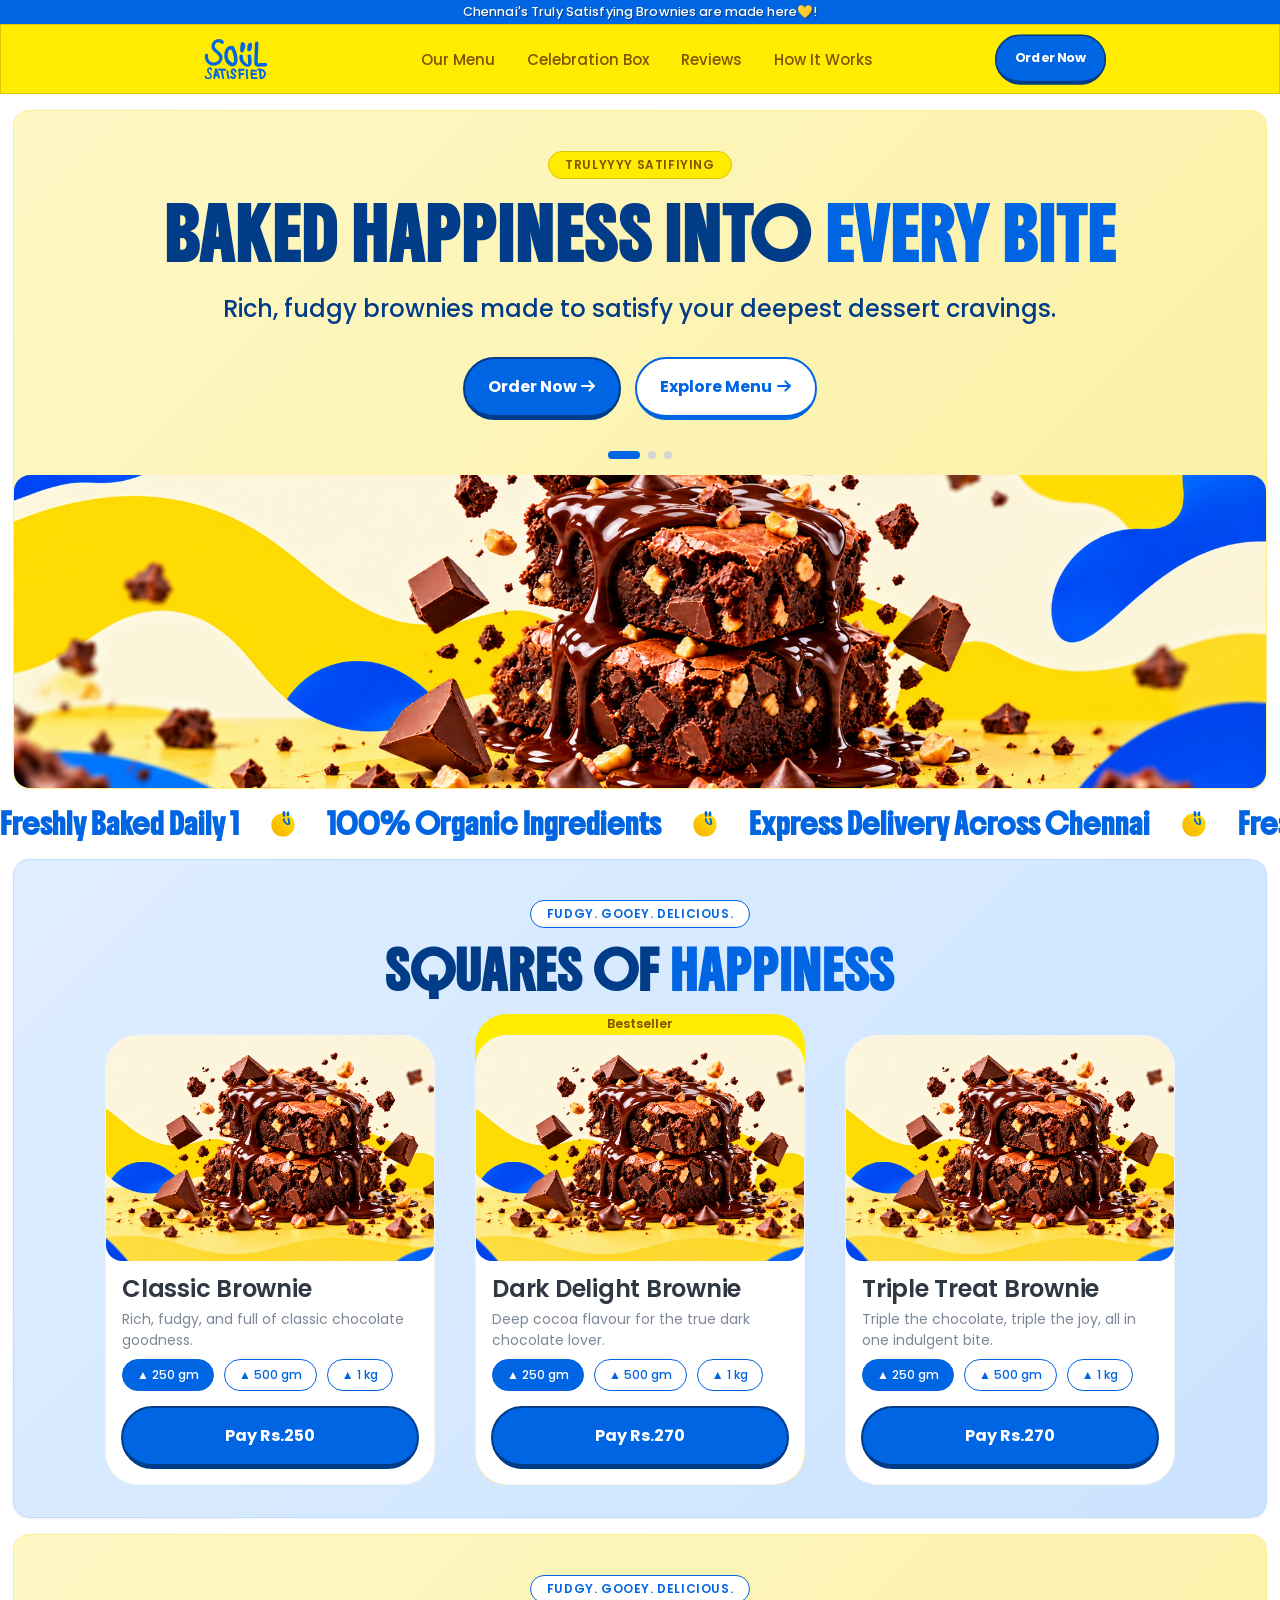
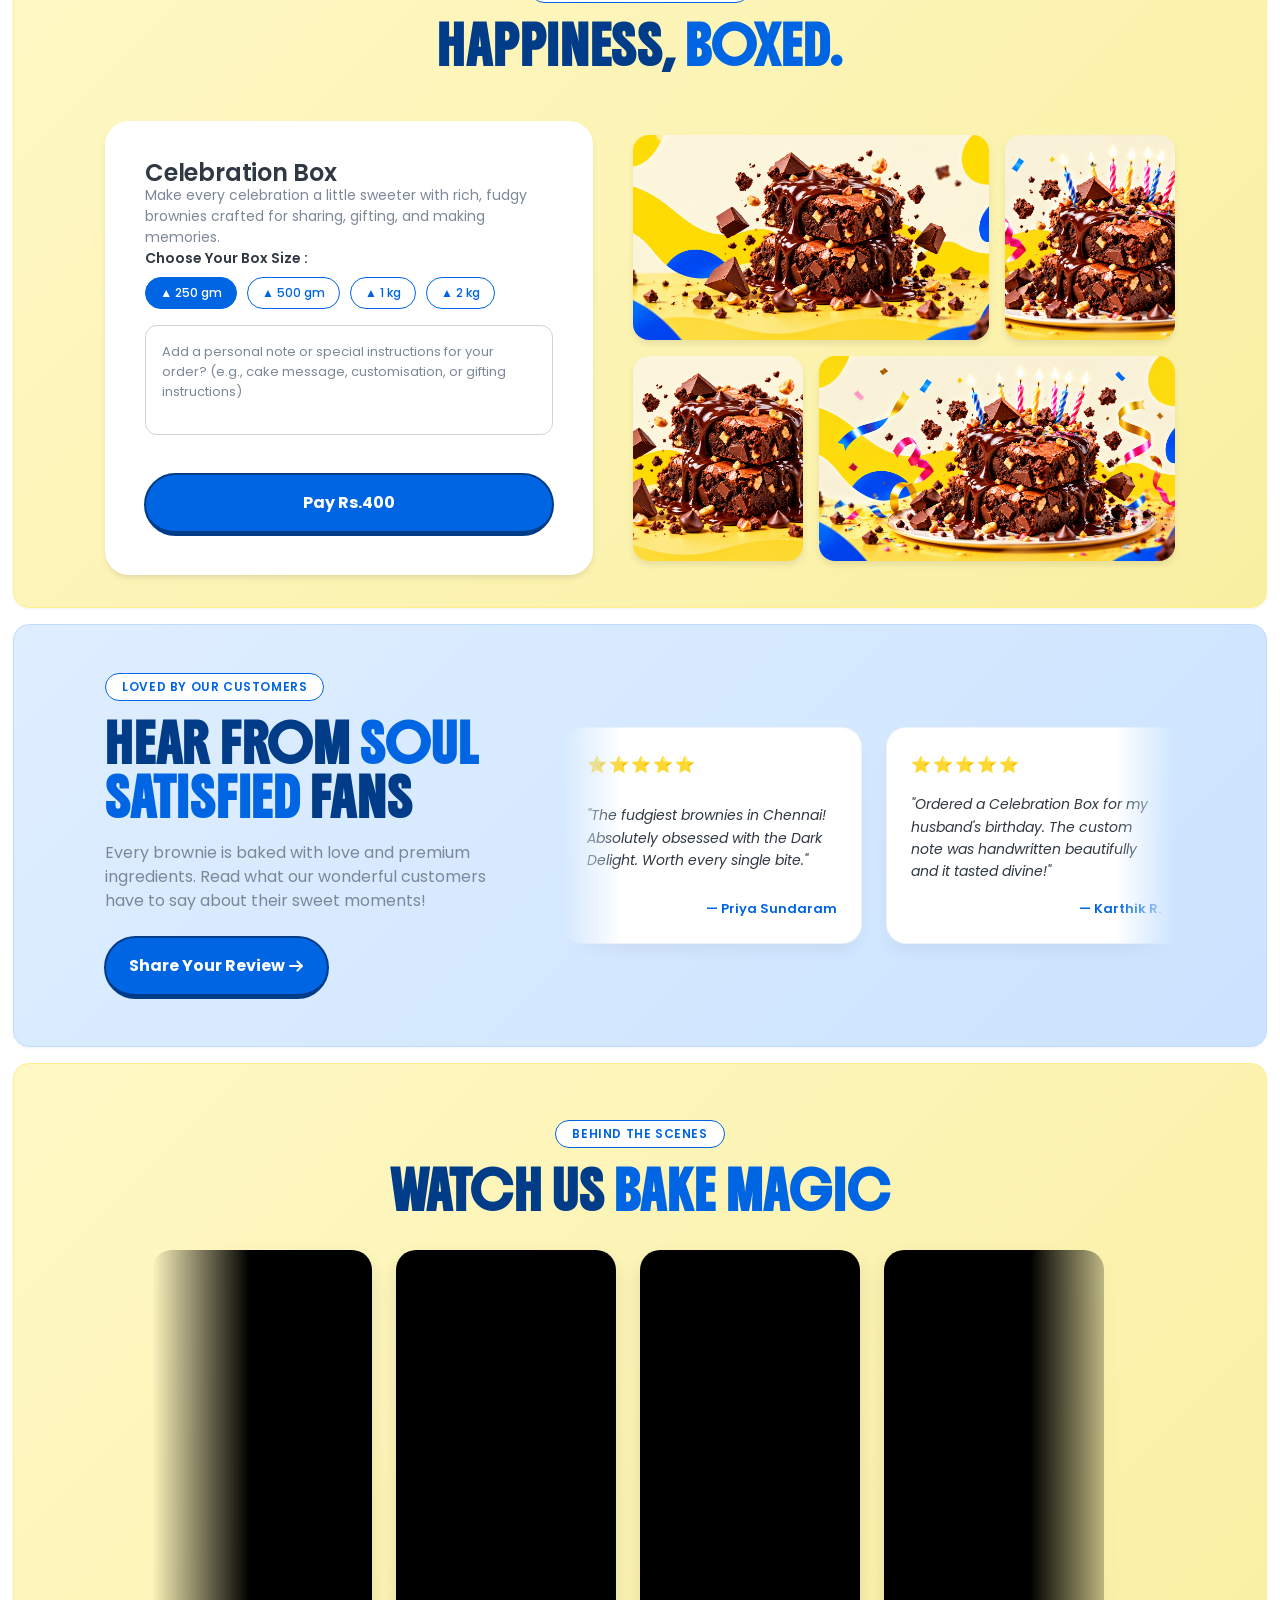
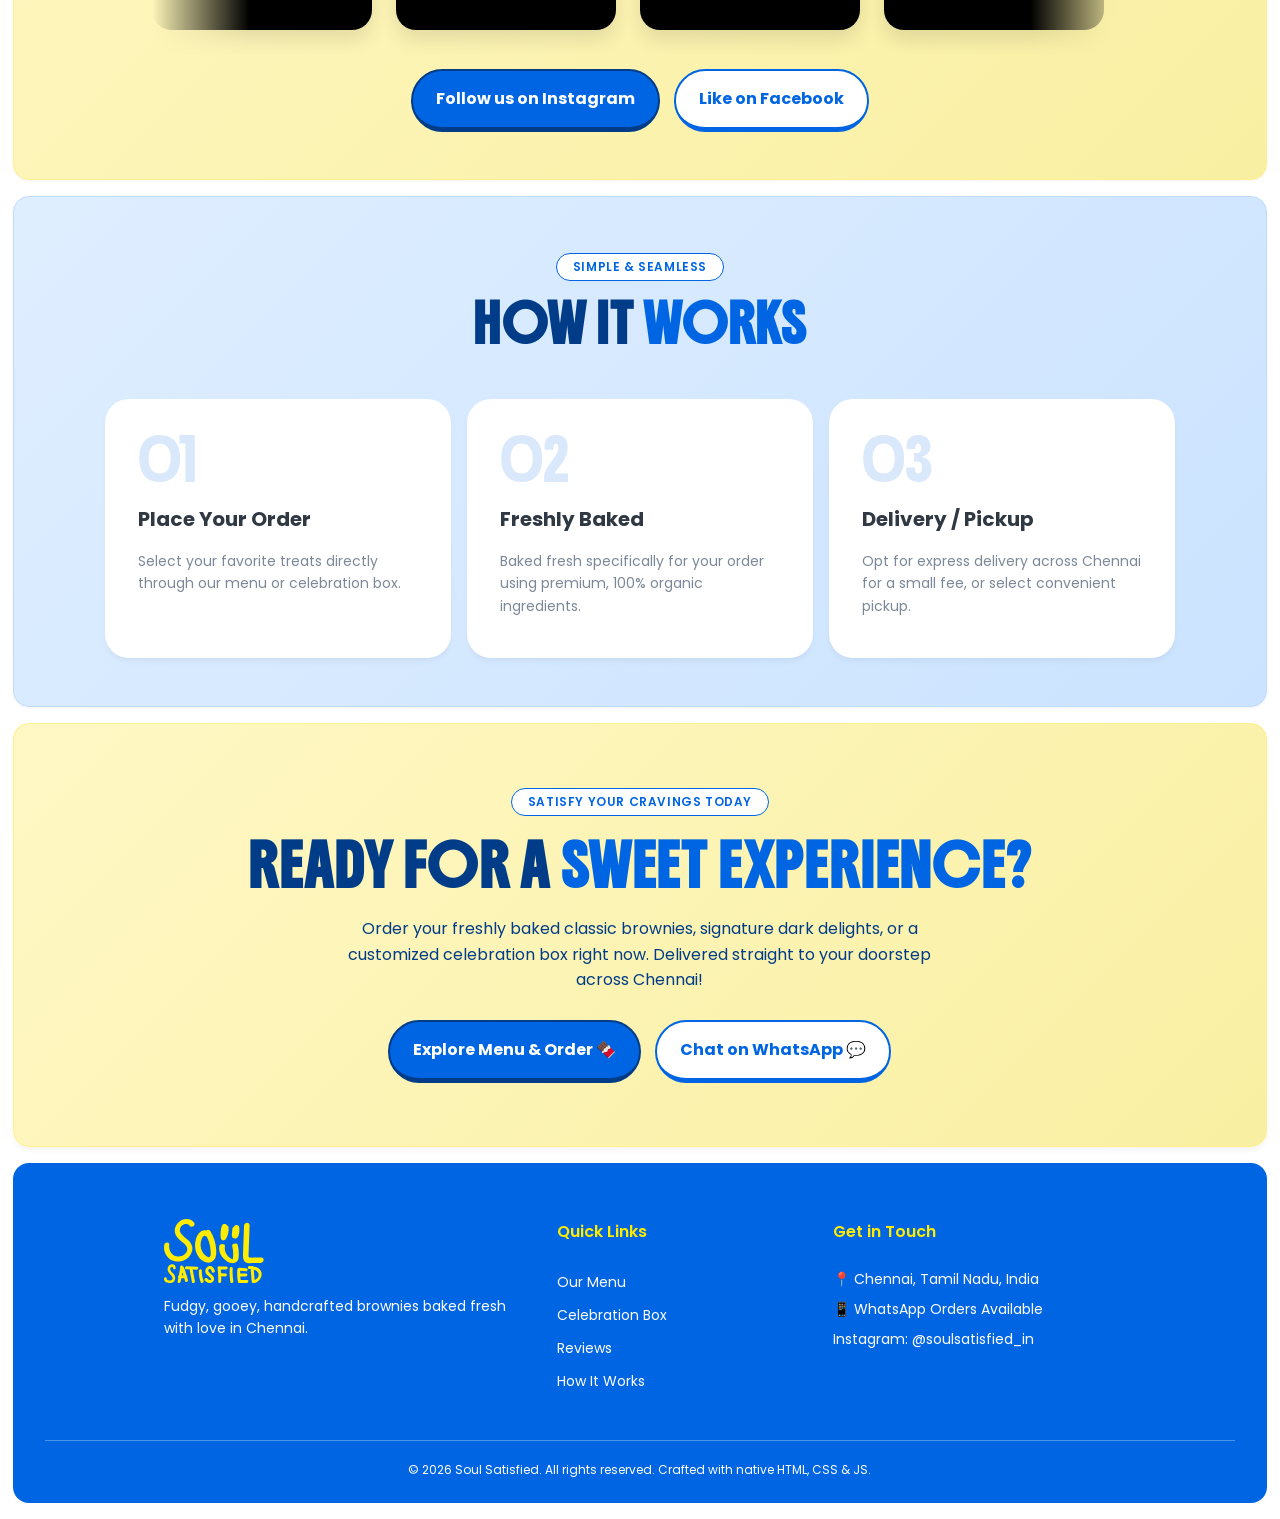
<file: index.html>
<!DOCTYPE html>
<html lang="en">
<head>
    <meta charset="UTF-8">
    <meta name="viewport" content="width=device-width, initial-scale=1.0">
    <title>Soulsatisfied - Squares of Happiness</title>
    <!-- Google Fonts: Boldonse & Poppins -->
    <link rel="preconnect" href="https://fonts.googleapis.com">
    <link rel="preconnect" href="https://fonts.gstatic.com" crossorigin>
    <link href="https://fonts.googleapis.com/css2?family=Boldonse&family=Poppins:wght@400;500;600;700&display=swap" rel="stylesheet">
    <!-- Link to Separate CSS Stylesheet -->
    <link rel="stylesheet" href="styles/main.css">
    <link rel="stylesheet" href="styles/responsive.css">
</head>
<body>

    <!-- FIXED SHOUTOUT TOP BAR -->
    <div class="shoutout-bar">
        <p>Chennai's Truly Satisfying Brownies are made here💛!</p>
    </div>

  
    

    <!-- STICKY NAVBAR HEADER -->
    <header class="navbar-header">
        <!-- Logo Slot -->
        <div class="nav-logo-slot">
            <svg width="183" height="49" viewBox="0 0 183 49" fill="none" xmlns="http://www.w3.org/2000/svg">
            <path d="M59.831 41.051C59.0086 40.2147 58.0761 39.2668 58.155 38.0372C58.1936 37.4443 58.4799 36.7563 59.172 36.6062C59.3163 36.5721 59.4665 36.5708 59.6114 36.6025C59.7564 36.6342 59.8923 36.698 60.009 36.7892C60.1197 36.8815 60.207 36.9986 60.2637 37.1309C60.3205 37.2631 60.3452 37.4069 60.3358 37.5504C60.3205 37.718 60.3559 37.8863 60.4373 38.0337C60.5188 38.1811 60.6426 38.3008 60.7929 38.3775C60.9644 38.4589 61.1539 38.4957 61.3435 38.4845C61.5332 38.4733 61.717 38.4144 61.8777 38.3135C62.0174 38.2268 62.1332 38.1068 62.2146 37.9643C62.296 37.8218 62.3405 37.6613 62.344 37.4974C62.3746 37.0253 62.2845 36.5533 62.0822 36.1254C61.88 35.6976 61.5721 35.3278 61.1875 35.0508C60.8176 34.8025 60.3934 34.6461 59.9504 34.5948C59.5074 34.5436 59.0586 34.5989 58.6415 34.7562C56.6498 35.4443 55.9008 37.5394 56.2074 39.1607C56.4644 40.5276 57.3657 41.4956 58.2376 42.4325C58.5276 42.7436 58.8269 43.0656 59.0949 43.395C59.4436 43.8214 59.9117 44.4783 59.9485 45.2249C59.9723 45.6878 59.8365 46.3521 59.3776 46.6888C58.6708 47.2158 57.496 46.9706 56.9325 46.8535C56.1982 46.6998 55.3299 46.3374 55.4346 45.4939C55.5153 44.8424 55.0454 44.5442 54.5736 44.5442C54.2942 44.5384 54.0225 44.636 53.811 44.8181C53.5994 45.0002 53.4631 45.254 53.4282 45.5305C53.3685 45.9857 53.4259 46.4487 53.5952 46.8757C53.7644 47.3028 54.0398 47.6798 54.3956 47.9715C55.1849 48.6339 56.2312 48.8279 57.0518 48.923C57.3521 48.9596 57.6542 48.9792 57.9568 48.9816C58.626 48.9935 59.2892 48.8546 59.8971 48.5754C60.7235 48.157 61.3622 47.4445 61.6868 46.579C62.2889 45.0254 61.8704 43.3529 60.4845 41.7445C60.288 41.5158 60.0659 41.2907 59.831 41.051Z" fill="#0065E3"/>
            <path d="M71.0396 44.3008C71.0626 44.2277 71.0767 44.1522 71.0818 44.0758C71.0974 43.9017 71.0686 43.7265 70.9979 43.5665C70.9273 43.4065 70.8173 43.267 70.678 43.1608L69.896 40.6887C69.7987 40.3813 69.7124 40.0647 69.6188 39.7445C69.1874 38.233 68.7413 36.6703 67.4913 35.7188C67.3809 35.6427 67.2552 35.5916 67.123 35.5691C66.9907 35.5467 66.8552 35.5534 66.7258 35.5888C66.3791 35.6683 66.0732 35.8706 65.8649 36.1579C65.7386 36.3286 65.6646 36.5322 65.6519 36.7439C65.6392 36.9556 65.6883 37.1665 65.7933 37.351L64.7121 43.1553C64.535 43.2561 64.3846 43.3975 64.2732 43.5677C64.1618 43.738 64.0926 43.9322 64.0714 44.1343C64.0588 44.2863 64.0796 44.4391 64.1322 44.5822C64.1848 44.7254 64.268 44.8554 64.3761 44.9632L63.8346 47.8618C63.8099 47.994 63.8154 48.1302 63.8507 48.26C63.886 48.3899 63.9501 48.5102 64.0384 48.612C64.1374 48.7303 64.2612 48.8257 64.401 48.8914C64.5408 48.9571 64.6933 48.9917 64.8479 48.9926H64.8681C65.1817 48.975 65.4795 48.8496 65.7107 48.6377C65.942 48.4258 66.0925 48.1406 66.1365 47.8306L66.623 45.2469H68.846L69.5086 47.3402C69.6739 47.8599 70.1493 48.2954 70.8413 48.0978C71.1856 47.9829 71.4764 47.7476 71.66 47.4354C71.7343 47.3224 71.7839 47.1951 71.8057 47.0618C71.8275 46.9284 71.821 46.792 71.7867 46.6614L71.0396 44.3008ZM68.1227 42.9577H67.0434L67.4454 40.804L67.5004 40.9869C67.5996 41.3078 67.6993 41.6262 67.7997 41.9421L68.1227 42.9577Z" fill="#0065E3"/>
            <path d="M78.6189 36.4251L70.7347 36.1104C70.4365 36.1065 70.1483 36.218 69.9307 36.4215C69.6729 36.6399 69.5049 36.9455 69.459 37.2797C69.3966 37.8927 69.8408 38.3776 70.4888 38.4014L72.921 38.4984L74.7567 48.2058C74.7816 48.3888 74.8624 48.5597 74.9882 48.6952C75.114 48.8308 75.2787 48.9244 75.4597 48.9634C75.5445 48.9833 75.6314 48.9931 75.7186 48.9926C76.082 48.988 76.4305 48.8476 76.6951 48.5992C76.8384 48.4685 76.9455 48.3032 77.006 48.1192C77.0664 47.9352 77.0782 47.7388 77.0402 47.5489L75.3478 38.5953L78.3766 38.7161C78.6746 38.7185 78.9623 38.6072 79.1806 38.405C79.4374 38.186 79.6046 37.8806 79.6505 37.5468C79.7111 36.9338 79.2687 36.4526 78.6189 36.4251Z" fill="#0065E3"/>
            <path d="M82.3269 39.5542C82.3434 38.9046 81.9194 38.4417 81.3154 38.4417H81.2897C80.9472 38.4603 80.6242 38.6066 80.3848 38.8515C80.1674 39.0501 80.0358 39.3249 80.0176 39.6183C79.9252 42.6306 80.4343 45.6311 81.5155 48.4455C81.566 48.5684 81.6448 48.6777 81.7456 48.7645C81.8464 48.8513 81.9663 48.9132 82.0956 48.9451C82.2048 48.9765 82.3179 48.9925 82.4315 48.9927C82.6497 48.9934 82.8642 48.9373 83.0538 48.8298C83.3235 48.6818 83.5303 48.4413 83.6359 48.153C83.7416 47.8648 83.7389 47.5481 83.6284 47.2616C82.6927 44.8021 82.2505 42.1835 82.3269 39.5542Z" fill="#0065E3"/>
            <path d="M89.2235 41.9715C89.0271 41.8104 88.8325 41.6512 88.6453 41.4884C87.3218 40.3465 86.9565 39.395 87.5274 38.5844C87.6262 38.4374 87.7769 38.3329 87.9496 38.2916C88.1061 38.2653 88.2663 38.2709 88.4206 38.308C88.5748 38.3451 88.72 38.413 88.8472 38.5075C89.4236 38.901 89.7228 39.6347 89.989 40.2825L90.0789 40.5003C90.1379 40.663 90.2452 40.8039 90.3865 40.9043C90.5279 41.0046 90.6966 41.0597 90.8701 41.062C91.0967 41.0569 91.319 40.9995 91.5196 40.8944C91.7202 40.7893 91.8938 40.6394 92.0266 40.4563C92.1542 40.2975 92.2367 40.1074 92.2655 39.9059C92.2942 39.7044 92.2681 39.4989 92.1899 39.3108C91.5658 37.8177 90.681 36.2568 88.8619 36.0171C88.4466 35.96 88.0242 35.9853 87.6188 36.0914C87.2133 36.1976 86.8329 36.3825 86.4994 36.6356C85.734 37.2208 85.2139 38.0686 85.04 39.0144C84.6913 40.8443 85.8404 42.2752 86.8647 43.1609C87.0721 43.3439 87.2869 43.5122 87.4962 43.6787C87.9003 43.9888 88.2841 44.3244 88.6453 44.6833C89.0712 45.1298 89.5411 45.7117 89.3795 46.2607C89.2712 46.6266 88.6765 46.7584 88.3075 46.709C87.5733 46.6102 87.0134 46.0283 86.5141 45.5141L86.3672 45.364C85.8716 44.8608 85.1594 45.0383 84.7151 45.4738C84.3076 45.8691 84.091 46.5223 84.583 47.0219C85.5357 47.9899 86.6701 48.9963 88.2121 48.9963C88.3995 48.9958 88.5867 48.9811 88.7719 48.9524C89.6912 48.8154 90.5215 48.3288 91.0885 47.5946C91.3437 47.2653 91.5273 46.8867 91.6278 46.4829C91.7283 46.079 91.7434 45.6588 91.6723 45.2488C91.4043 43.7611 90.3029 42.8516 89.2235 41.9715Z" fill="#0065E3"/>
            <path d="M100.443 41.5818L97.0582 41.5653C97.0013 40.5808 96.9205 39.6 96.8214 38.6466L100.847 38.6229C101.174 38.6108 101.484 38.4769 101.717 38.2477C101.946 38.041 102.089 37.7564 102.117 37.4499C102.133 37.3073 102.117 37.1631 102.073 37.0269C102.028 36.8906 101.954 36.7655 101.857 36.6599C101.759 36.5542 101.641 36.4705 101.508 36.4142C101.376 36.358 101.233 36.3305 101.089 36.3337L96.4121 36.3593C96.1275 36.019 95.5897 35.9531 95.0812 36.2001C94.8329 36.3086 94.6262 36.4938 94.4916 36.7284C94.3571 36.9631 94.3019 37.2346 94.3341 37.503C94.7903 40.9415 94.9591 44.4119 94.8389 47.8783C94.8169 48.5169 95.2501 48.9927 95.8504 48.9927H95.8742C96.2131 48.9724 96.5326 48.8284 96.7719 48.5883C96.9886 48.3871 97.12 48.1108 97.139 47.8161C97.1849 46.5041 97.1922 45.1738 97.161 43.8581L100.21 43.8727C100.532 43.8625 100.839 43.7319 101.069 43.5068C101.301 43.2988 101.447 43.0115 101.477 42.7016C101.494 42.5581 101.479 42.4126 101.435 42.2751C101.39 42.1376 101.316 42.0114 101.218 41.905C101.12 41.7987 101 41.7147 100.866 41.6589C100.732 41.6031 100.588 41.5768 100.443 41.5818Z" fill="#0065E3"/>
            <path d="M105.948 37.7535C106 37.0033 105.425 36.6446 104.829 36.6758C104.525 36.6825 104.235 36.8026 104.015 37.0123C103.796 37.222 103.664 37.5061 103.644 37.8084C103.404 41.2786 103.564 44.7649 104.124 48.1984C104.148 48.426 104.26 48.6355 104.435 48.7833C104.61 48.9312 104.836 49.0061 105.065 48.9926C105.189 48.9922 105.313 48.975 105.432 48.9413C106.007 48.784 106.534 48.2515 106.411 47.5452C105.88 44.3098 105.725 41.0243 105.948 37.7535Z" fill="#0065E3"/>
            <path d="M116.933 46.5864H116.909L112.052 46.6888C111.907 45.7739 111.8 44.837 111.736 43.9074L115.885 43.9953H115.905C116.218 43.9755 116.515 43.8474 116.744 43.633C116.973 43.4185 117.12 43.1312 117.159 42.8205C117.173 42.6778 117.157 42.5336 117.112 42.3975C117.066 42.2614 116.992 42.1364 116.895 42.0309C116.797 41.9254 116.678 41.8417 116.546 41.7854C116.414 41.7291 116.271 41.7015 116.127 41.7043L111.652 41.6091C111.652 40.9504 111.668 40.2916 111.705 39.6493L116.057 40.0336C116.206 40.0387 116.353 40.0143 116.492 39.9619C116.631 39.9094 116.757 39.8299 116.865 39.728C117.129 39.5107 117.298 39.1998 117.337 38.8607C117.373 38.2312 116.981 37.803 116.312 37.7444L111.018 37.276C110.793 37.2656 110.571 37.33 110.387 37.459C110.143 37.5224 109.924 37.6605 109.763 37.8537C109.601 38.047 109.504 38.2858 109.486 38.5368C109.186 41.7541 109.327 44.9972 109.906 48.1765C109.942 48.4099 110.066 48.6209 110.252 48.7664C110.439 48.9119 110.674 48.9811 110.91 48.9597C111.001 48.986 111.096 48.9995 111.191 48.9999H111.211L116.678 48.8847C117.009 48.8679 117.323 48.729 117.557 48.4949C117.782 48.2917 117.921 48.0112 117.946 47.7099C117.962 47.568 117.948 47.4244 117.904 47.2884C117.861 47.1525 117.789 47.0273 117.693 46.9211C117.597 46.8149 117.48 46.7302 117.349 46.6725C117.218 46.6148 117.076 46.5854 116.933 46.5864Z" fill="#0065E3"/>
            <path d="M127.796 40.513C127.04 38.2586 125.105 36.9155 121.709 36.2897C121.57 36.1221 121.385 35.9983 121.176 35.9334C120.968 35.8684 120.745 35.8651 120.534 35.9237C120.428 35.9556 120.326 36.0011 120.232 36.0591C119.796 36.0061 119.328 35.9585 118.807 35.9127C118.666 35.9055 118.526 35.9262 118.393 35.9736C118.26 36.0211 118.138 36.0943 118.034 36.189C117.759 36.4128 117.578 36.7315 117.528 37.082C117.456 37.7865 117.99 38.1525 118.552 38.2019C118.91 38.2348 119.286 38.2678 119.664 38.308L120.459 48.1619C120.471 48.2924 120.513 48.4185 120.582 48.5297C120.652 48.641 120.747 48.7344 120.859 48.8023C121.046 48.9224 121.265 48.986 121.487 48.9853C121.591 48.9861 121.695 48.9719 121.795 48.9432C121.844 48.9289 121.892 48.9112 121.939 48.8901C122.138 48.9351 122.345 48.9351 122.544 48.8901C123.463 48.6945 124.333 48.3158 125.101 47.7769C125.87 47.2379 126.521 46.5498 127.016 45.7537C128.072 44.0886 128.354 42.1709 127.796 40.513ZM125.364 44.2917C124.793 45.3676 123.827 46.1815 122.667 46.5626L122.034 38.7124C123.809 39.1717 124.942 39.9933 125.494 41.1974C125.714 41.6881 125.817 42.2229 125.794 42.7598C125.771 43.2967 125.624 43.821 125.364 44.2917Z" fill="#0065E3"/>
            <path d="M72.1977 16.4503C70.988 15.2536 69.6003 14.2545 68.3282 13.1255C67.7018 12.5831 67.1221 11.9894 66.5953 11.3505C66.2297 10.8579 65.9258 10.3227 65.6903 9.75667C65.1194 7.92681 65.9216 5.73097 67.7095 4.53972C68.5872 3.93975 69.6638 3.70199 70.7136 3.87633C71.7633 4.05068 72.7044 4.62357 73.3395 5.47479C73.9269 6.26529 75.3257 6.1189 76.093 5.41623C76.4816 5.08258 76.7269 4.61305 76.7785 4.10442C76.83 3.59579 76.6839 3.08682 76.3702 2.68241C73.4772 -1.21338 67.1368 -0.761398 63.7041 3.36129C60.534 7.17107 61.3178 11.7549 64.1061 14.7577C65.2075 15.9489 66.5274 16.9279 67.7683 17.9746C69.0092 19.0213 70.1987 20.0954 70.8136 21.4093C71.0931 21.9456 71.2266 22.5456 71.201 23.1495C71.19 24.165 70.7604 25.1898 70.1198 26.048C68.7173 27.9254 66.3769 28.736 64.2457 28.6958C59.7593 28.6098 56.7195 24.2529 57.4537 19.9252C57.6373 18.8804 56.7066 18.0112 55.7062 18.0332C54.5956 18.0569 53.742 18.9591 53.5658 20.0076C52.7636 24.7652 55.2307 29.4625 59.2912 31.4497C63.6968 33.6071 69.938 32.5202 73.2826 27.9291C74.7805 25.876 75.4689 23.2318 74.9163 20.9609C74.474 19.1805 73.4552 17.6965 72.1977 16.4503Z" fill="#0065E3"/>
            <path d="M88.9189 9.31018C88.7675 9.05678 88.5633 8.83876 88.3201 8.67088C88.0768 8.503 87.8002 8.38918 87.509 8.33713C87.2178 8.28508 86.9188 8.296 86.6322 8.36917C86.3456 8.44234 86.0781 8.57604 85.8478 8.76122C84.3977 8.37146 82.7382 8.71364 81.3156 9.78594C79.5111 11.1437 78.4354 13.3231 77.8278 15.3652C76.6677 19.2079 76.9265 23.2062 78.4777 26.5841C79.9756 29.8449 83.1035 33.2192 87.0777 33.3546C89.5302 33.4388 91.7348 31.8907 92.7003 29.5558C93.5576 27.4917 93.3906 25.1641 93.2694 23.0946C92.991 18.2107 91.4957 13.4731 88.9189 9.31018ZM88.4508 28.9044C87.7716 29.5522 86.4316 28.8111 85.8699 28.4689C84.8547 27.8276 83.9804 26.9879 83.2999 26.0004C81.9393 23.9961 81.2705 21.6047 81.3945 19.1878C81.4583 17.7158 81.7931 16.2681 82.3821 14.9169C82.6501 14.2984 82.9971 13.561 83.5514 13.1181C83.7073 12.9751 83.8966 12.8732 84.1021 12.8217C84.1737 12.8071 84.4087 12.8949 84.2857 12.7833C84.5188 12.9962 84.7959 13.1558 85.0975 13.2506C85.3991 13.3454 85.7179 13.3733 86.0314 13.3322C87.1919 15.5299 88.0284 17.8829 88.515 20.3187C88.8261 21.8438 89.006 23.3926 89.0529 24.9482C89.0768 25.9363 89.3411 28.0553 88.4508 28.9044Z" fill="#0065E3"/>
            <path d="M127.734 29.3619L123.042 29.4369C121.689 29.457 120.066 29.7205 118.767 29.4827C118.056 29.3527 118.053 28.5677 118.033 27.8687C118.007 26.5677 118.126 25.2264 118.174 23.9162L118.864 5.02466C118.906 3.881 118.152 2.91849 116.944 2.9441C115.843 2.96789 114.631 3.96517 114.589 5.11433C114.329 12.2508 114.071 19.3873 113.814 26.5238C113.71 29.3729 113.814 32.7453 116.995 33.5669C118.537 33.9622 120.375 33.7225 121.999 33.6968L127.303 33.6127C130.052 33.5706 130.487 29.3125 127.734 29.3619Z" fill="#0065E3"/>
            <path d="M109.726 19.6818C109.306 18.035 105.113 18.8273 105.532 20.4669C106.118 22.731 106.378 25.0667 106.304 27.4039C106.268 28.478 106.266 29.5997 105.983 30.6702C105.983 30.6995 105.88 30.8843 105.816 31.016C105.537 30.8331 105.102 30.6501 104.852 30.4671C100.95 27.8229 99.2737 24.0991 100.032 20.3607C100.177 19.6507 99.1324 19.0688 98.0292 19.0908C96.8121 19.1164 95.9016 19.7386 95.7566 20.4522C94.993 24.2144 96.4542 28.0315 99.8116 30.9685C101.455 32.4067 104.138 34.6904 107.654 33.4113C109.335 32.8002 110.018 31.662 110.258 30.5805C110.499 29.4991 110.543 28.3938 110.58 27.3142C110.658 24.7427 110.37 22.1731 109.726 19.6818ZM105.733 31.1752V31.1862C105.671 31.1917 105.678 31.1807 105.733 31.1752Z" fill="#0065E3"/>
            <path d="M106.791 5.97065C106.94 5.63346 107.164 5.3339 107.445 5.0939C107.725 4.85391 108.056 4.67955 108.413 4.58361C109.605 4.32011 110.638 4.93129 110.855 6.06764C111.094 7.3666 111.136 8.69407 110.98 10.0055C110.878 10.7737 110.72 11.5333 110.506 12.2782C110.324 13.0442 109.918 13.7391 109.339 14.2746C108.237 15.2572 106.615 15.1694 105.794 14.1977C105.177 13.4658 105.218 12.5143 105.3 11.5572C105.414 10.28 105.527 8.99908 105.638 7.71452C105.699 7.03747 106.174 6.36956 106.791 5.97065Z" fill="#0065E3"/>
            <path d="M97.5537 5.31191C97.6951 4.81785 98.2439 4.28353 98.69 4.04016C99.1801 3.77483 99.8667 3.66137 100.359 3.82606C100.619 3.90269 100.858 4.03742 101.059 4.22005C101.259 4.40267 101.415 4.62838 101.515 4.88006C101.839 4.97232 102.128 5.15754 102.347 5.41264C102.567 5.66774 102.705 5.98145 102.747 6.31468C103.114 9.3669 102.371 12.4832 100.693 15.3176C100.245 16.0752 99.1985 16.4357 98.444 16.3314C98.0491 16.2853 97.6802 16.1115 97.3937 15.8365C97.1073 15.5615 96.9191 15.2006 96.858 14.8089C96.3606 11.7 96.6396 8.48856 97.5537 5.31191Z" fill="#0065E3"/>
            </svg>

        </div>

        <!-- Desktop Nav Links -->
        <nav class="nav-links">
            <a href="#products">Our Menu</a>
            <a href="#celebration">Celebration Box</a>
            <a href="#reviews">Reviews</a>
            <a href="#process">How It Works</a>
        </nav>

        <!-- Desktop Order Now Button (Hidden on Mobile) -->
        <div class="nav-action" style="display: flex;">
            <a href="#products" class="btn-primary nav-cta-btn">
                Order Now
            </a>
        </div>

        <!-- Hamburger Toggle Button -->
        <button class="hamburger-menu" aria-label="Toggle Navigation">
            <span></span>
            <span></span>
            <span></span>
        </button>

        <!-- Mobile Slide-out Menu Panel (Order Now is now inside here) -->
        <div class="mobile-nav-menu">
            <a href="#products">Our Menu</a>
            <a href="#celebration">Celebration Box</a>
            <a href="#reviews">Reviews</a>
            <a href="#process">How It Works</a>
            <a href="#products" class="btn-primary" style="padding: 0.75rem 1.5rem; text-decoration: none; width: 100%; text-align: center; justify-content: center;">Order Now </a>
        </div>
    </header>

    <!-- OUTER CONTAINER 100% WIDTH -->
    <div class="page-container">

        <!-- <div class="dummy-section">

        </div> -->

        <!-- HERO SECTION CONTAINER -->
        <section class="hero-section">

            <!-- FIRST DIV OF HERO SECTION: Header & Actions -->
            <div class="hero-header">
                <div class="badge-yellow">
                    TRULYYYY SATIFIYING
                </div>
                <h1 class="hero-title">
                    BAKED HAPPINESS INTO <span>EVERY BITE</span>
                </h1>
                <p class="hero-description">
                    Rich, fudgy brownies made to satisfy your deepest dessert cravings.
                </p>
                <div class="hero-actions">
                   <button class="btn-primary">
                        Order Now
                        <svg style="width:16px; height:16px;" fill="none" stroke="currentColor" stroke-width="3" viewBox="0 0 24 24"><path stroke-linecap="round" stroke-linejoin="round" d="M14 5l7 7m0 0l-7 7m7-7H3"></path></svg>
                    </button>
                    <button class="btn-outline">
                        Explore Menu 
                        <svg style="width:16px; height:16px;" fill="none" stroke="currentColor" stroke-width="3" viewBox="0 0 24 24"><path stroke-linecap="round" stroke-linejoin="round" d="M14 5l7 7m0 0l-7 7m7-7H3"></path></svg>
                    </button>
                </div>
            </div>

            <!-- SECOND DIV OF HERO SECTION: Image Carousel & Indicators Above -->
            <div class="carousel-wrapper-outer">
                
                <!-- SLIDE INDICATORS -->
                <div class="carousel-dots" id="carousel-dots">
                    <button onclick="currentSlide(0)" class="dot active"></button>
                    <button onclick="currentSlide(1)" class="dot inactive"></button>
                    <button onclick="currentSlide(2)" class="dot inactive"></button>
                </div>

                <!-- CAROUSEL WRAPPER -->
                <div class="carousel-container">
                    <div id="carousel-slides" class="carousel-slides">
                        <!-- Slide 1 -->
                        <div class="slide">
                            <img src="./assets/slide1.png" alt="Brownie 1">
                        </div>
                        <!-- Slide 2 -->
                        <div class="slide">
                            <img src="./assets/slide2.png" alt="Brownie 2">
                        </div>
                        <!-- Slide 3 -->
                        <div class="slide">
                            <img src="./assets/slide1.png" alt="Brownie 3">
                        </div>
                    </div>
                </div>

            </div>

        </section>

        <!-- INFINITE SCROLLING TEXT MARQUEE -->
        <div class="marquee-section">
            <div class="animate-marquee">
                <div class="marquee-track">
                    <div class="marquee-item">Freshly Baked Daily 1</div>
                    <div class="marquee-icon"> 
                        <svg width="24" height="26" viewBox="0 0 47 52" fill="none" xmlns="http://www.w3.org/2000/svg">
                            <path d="M23.2954 51.041C36.1611 51.041 46.5908 40.6365 46.5908 27.8017C46.5908 14.967 36.1611 4.56244 23.2954 4.56244C10.4297 4.56244 2.28882e-05 14.967 2.28882e-05 27.8017C2.28882e-05 40.6365 10.4297 51.041 23.2954 51.041Z" fill="url(#paint0_linear_302_404)"/>
                            <path d="M36.0465 14.8978C35.4642 13.3689 31.6327 14.1027 32.2151 15.6316C33.012 17.7721 33.5331 19.9126 33.717 22.1142C33.8089 23.1233 33.9316 24.1629 33.7783 25.172C33.7783 25.2026 33.717 25.386 33.6557 25.5083C33.3798 25.3249 32.9507 25.172 32.7055 24.9885C28.7514 22.5117 26.759 19.0258 27.0349 15.5399C27.0962 14.8672 26.054 14.3168 25.0119 14.3474C23.8778 14.3779 23.1115 14.9589 23.0502 15.6316C22.7743 19.1481 24.5827 22.7257 28.0464 25.4472C29.7323 26.7926 32.5216 28.9331 35.6481 27.7405C37.15 27.1596 37.6711 26.1199 37.763 25.0803C37.855 24.0712 37.763 23.0315 37.7017 22.0225C37.5178 19.6374 36.9354 17.2523 36.0465 14.8978ZM33.6557 25.6612C33.625 25.6612 33.625 25.6612 33.6557 25.6612C33.5944 25.6612 33.5944 25.6612 33.6557 25.6612Z" fill="#0065E3"/>
                            <path d="M31.7247 2.08562C31.9392 1.47406 32.4296 0.923657 33.0733 0.801345C34.1462 0.55672 35.1883 1.1377 35.5255 2.17736C35.8933 3.3699 36.0772 4.6236 36.1079 5.84672C36.1079 6.55001 36.0466 7.25331 35.924 7.9566C35.832 8.6599 35.5868 9.30204 35.0657 9.82186C34.1462 10.7392 32.6136 10.6475 31.7553 9.76071C31.081 9.08799 31.0197 8.20123 30.989 7.28389C30.9584 6.09134 30.8971 4.8988 30.8664 3.70626C30.8358 3.0947 31.2036 2.45256 31.7247 2.08562Z" fill="#0065E3"/>
                            <path d="M23.0502 1.47402C23.1115 1.01535 23.5712 0.526103 23.9697 0.281479C24.3988 0.0368544 25.0119 -0.085458 25.5023 0.0674322C26.0847 0.2509 26.4832 0.617837 26.6977 1.04593C27.3108 1.2294 27.8318 1.71865 28.0158 2.39136C28.7207 5.23512 28.3836 8.17061 27.1268 10.8003C26.7897 11.5036 25.8701 11.84 25.1345 11.7482C24.3682 11.6565 23.6938 11.0755 23.4793 10.3111C22.6517 7.43674 22.5597 4.44009 23.0502 1.47402Z" fill="#0065E3"/>
                            <defs>
                                <linearGradient id="paint0_linear_302_404" x1="3.62752" y1="47.4209" x2="53.86" y2="-2.93288" gradientUnits="userSpaceOnUse">
                                    <stop stop-color="#FAB301"/>
                                    <stop offset="1" stop-color="#FFEC00"/>
                                </linearGradient>
                            </defs>
                        </svg>
                    </div>
                    <div class="marquee-item">100% Organic Ingredients</div>
                    <div class="marquee-icon">
                         <svg width="24" height="26" viewBox="0 0 47 52" fill="none" xmlns="http://www.w3.org/2000/svg">
                            <path d="M23.2954 51.041C36.1611 51.041 46.5908 40.6365 46.5908 27.8017C46.5908 14.967 36.1611 4.56244 23.2954 4.56244C10.4297 4.56244 2.28882e-05 14.967 2.28882e-05 27.8017C2.28882e-05 40.6365 10.4297 51.041 23.2954 51.041Z" fill="url(#paint0_linear_302_404)"/>
                            <path d="M36.0465 14.8978C35.4642 13.3689 31.6327 14.1027 32.2151 15.6316C33.012 17.7721 33.5331 19.9126 33.717 22.1142C33.8089 23.1233 33.9316 24.1629 33.7783 25.172C33.7783 25.2026 33.717 25.386 33.6557 25.5083C33.3798 25.3249 32.9507 25.172 32.7055 24.9885C28.7514 22.5117 26.759 19.0258 27.0349 15.5399C27.0962 14.8672 26.054 14.3168 25.0119 14.3474C23.8778 14.3779 23.1115 14.9589 23.0502 15.6316C22.7743 19.1481 24.5827 22.7257 28.0464 25.4472C29.7323 26.7926 32.5216 28.9331 35.6481 27.7405C37.15 27.1596 37.6711 26.1199 37.763 25.0803C37.855 24.0712 37.763 23.0315 37.7017 22.0225C37.5178 19.6374 36.9354 17.2523 36.0465 14.8978ZM33.6557 25.6612C33.625 25.6612 33.625 25.6612 33.6557 25.6612C33.5944 25.6612 33.5944 25.6612 33.6557 25.6612Z" fill="#0065E3"/>
                            <path d="M31.7247 2.08562C31.9392 1.47406 32.4296 0.923657 33.0733 0.801345C34.1462 0.55672 35.1883 1.1377 35.5255 2.17736C35.8933 3.3699 36.0772 4.6236 36.1079 5.84672C36.1079 6.55001 36.0466 7.25331 35.924 7.9566C35.832 8.6599 35.5868 9.30204 35.0657 9.82186C34.1462 10.7392 32.6136 10.6475 31.7553 9.76071C31.081 9.08799 31.0197 8.20123 30.989 7.28389C30.9584 6.09134 30.8971 4.8988 30.8664 3.70626C30.8358 3.0947 31.2036 2.45256 31.7247 2.08562Z" fill="#0065E3"/>
                            <path d="M23.0502 1.47402C23.1115 1.01535 23.5712 0.526103 23.9697 0.281479C24.3988 0.0368544 25.0119 -0.085458 25.5023 0.0674322C26.0847 0.2509 26.4832 0.617837 26.6977 1.04593C27.3108 1.2294 27.8318 1.71865 28.0158 2.39136C28.7207 5.23512 28.3836 8.17061 27.1268 10.8003C26.7897 11.5036 25.8701 11.84 25.1345 11.7482C24.3682 11.6565 23.6938 11.0755 23.4793 10.3111C22.6517 7.43674 22.5597 4.44009 23.0502 1.47402Z" fill="#0065E3"/>
                            <defs>
                                <linearGradient id="paint0_linear_302_404" x1="3.62752" y1="47.4209" x2="53.86" y2="-2.93288" gradientUnits="userSpaceOnUse">
                                    <stop stop-color="#FAB301"/>
                                    <stop offset="1" stop-color="#FFEC00"/>
                                </linearGradient>
                            </defs>
                        </svg>
                    </div>
                    <div class="marquee-item">Express Delivery Across Chennai</div>
                    <div class="marquee-icon">
                        <svg width="24" height="26" viewBox="0 0 47 52" fill="none" xmlns="http://www.w3.org/2000/svg">
                            <path d="M23.2954 51.041C36.1611 51.041 46.5908 40.6365 46.5908 27.8017C46.5908 14.967 36.1611 4.56244 23.2954 4.56244C10.4297 4.56244 2.28882e-05 14.967 2.28882e-05 27.8017C2.28882e-05 40.6365 10.4297 51.041 23.2954 51.041Z" fill="url(#paint0_linear_302_404)"/>
                            <path d="M36.0465 14.8978C35.4642 13.3689 31.6327 14.1027 32.2151 15.6316C33.012 17.7721 33.5331 19.9126 33.717 22.1142C33.8089 23.1233 33.9316 24.1629 33.7783 25.172C33.7783 25.2026 33.717 25.386 33.6557 25.5083C33.3798 25.3249 32.9507 25.172 32.7055 24.9885C28.7514 22.5117 26.759 19.0258 27.0349 15.5399C27.0962 14.8672 26.054 14.3168 25.0119 14.3474C23.8778 14.3779 23.1115 14.9589 23.0502 15.6316C22.7743 19.1481 24.5827 22.7257 28.0464 25.4472C29.7323 26.7926 32.5216 28.9331 35.6481 27.7405C37.15 27.1596 37.6711 26.1199 37.763 25.0803C37.855 24.0712 37.763 23.0315 37.7017 22.0225C37.5178 19.6374 36.9354 17.2523 36.0465 14.8978ZM33.6557 25.6612C33.625 25.6612 33.625 25.6612 33.6557 25.6612C33.5944 25.6612 33.5944 25.6612 33.6557 25.6612Z" fill="#0065E3"/>
                            <path d="M31.7247 2.08562C31.9392 1.47406 32.4296 0.923657 33.0733 0.801345C34.1462 0.55672 35.1883 1.1377 35.5255 2.17736C35.8933 3.3699 36.0772 4.6236 36.1079 5.84672C36.1079 6.55001 36.0466 7.25331 35.924 7.9566C35.832 8.6599 35.5868 9.30204 35.0657 9.82186C34.1462 10.7392 32.6136 10.6475 31.7553 9.76071C31.081 9.08799 31.0197 8.20123 30.989 7.28389C30.9584 6.09134 30.8971 4.8988 30.8664 3.70626C30.8358 3.0947 31.2036 2.45256 31.7247 2.08562Z" fill="#0065E3"/>
                            <path d="M23.0502 1.47402C23.1115 1.01535 23.5712 0.526103 23.9697 0.281479C24.3988 0.0368544 25.0119 -0.085458 25.5023 0.0674322C26.0847 0.2509 26.4832 0.617837 26.6977 1.04593C27.3108 1.2294 27.8318 1.71865 28.0158 2.39136C28.7207 5.23512 28.3836 8.17061 27.1268 10.8003C26.7897 11.5036 25.8701 11.84 25.1345 11.7482C24.3682 11.6565 23.6938 11.0755 23.4793 10.3111C22.6517 7.43674 22.5597 4.44009 23.0502 1.47402Z" fill="#0065E3"/>
                            <defs>
                                <linearGradient id="paint0_linear_302_404" x1="3.62752" y1="47.4209" x2="53.86" y2="-2.93288" gradientUnits="userSpaceOnUse">
                                    <stop stop-color="#FAB301"/>
                                    <stop offset="1" stop-color="#FFEC00"/>
                                </linearGradient>
                            </defs>
                        </svg>
                    </div>
                </div>
                <!-- Duplicated track for seamless loop effect -->
                <div class="marquee-track">
                    <div class="marquee-item">Freshly Baked Daily 2</div>
                    <div class="marquee-icon">
                        <svg width="24" height="26" viewBox="0 0 47 52" fill="none" xmlns="http://www.w3.org/2000/svg">
                            <path d="M23.2954 51.041C36.1611 51.041 46.5908 40.6365 46.5908 27.8017C46.5908 14.967 36.1611 4.56244 23.2954 4.56244C10.4297 4.56244 2.28882e-05 14.967 2.28882e-05 27.8017C2.28882e-05 40.6365 10.4297 51.041 23.2954 51.041Z" fill="url(#paint0_linear_302_404)"/>
                            <path d="M36.0465 14.8978C35.4642 13.3689 31.6327 14.1027 32.2151 15.6316C33.012 17.7721 33.5331 19.9126 33.717 22.1142C33.8089 23.1233 33.9316 24.1629 33.7783 25.172C33.7783 25.2026 33.717 25.386 33.6557 25.5083C33.3798 25.3249 32.9507 25.172 32.7055 24.9885C28.7514 22.5117 26.759 19.0258 27.0349 15.5399C27.0962 14.8672 26.054 14.3168 25.0119 14.3474C23.8778 14.3779 23.1115 14.9589 23.0502 15.6316C22.7743 19.1481 24.5827 22.7257 28.0464 25.4472C29.7323 26.7926 32.5216 28.9331 35.6481 27.7405C37.15 27.1596 37.6711 26.1199 37.763 25.0803C37.855 24.0712 37.763 23.0315 37.7017 22.0225C37.5178 19.6374 36.9354 17.2523 36.0465 14.8978ZM33.6557 25.6612C33.625 25.6612 33.625 25.6612 33.6557 25.6612C33.5944 25.6612 33.5944 25.6612 33.6557 25.6612Z" fill="#0065E3"/>
                            <path d="M31.7247 2.08562C31.9392 1.47406 32.4296 0.923657 33.0733 0.801345C34.1462 0.55672 35.1883 1.1377 35.5255 2.17736C35.8933 3.3699 36.0772 4.6236 36.1079 5.84672C36.1079 6.55001 36.0466 7.25331 35.924 7.9566C35.832 8.6599 35.5868 9.30204 35.0657 9.82186C34.1462 10.7392 32.6136 10.6475 31.7553 9.76071C31.081 9.08799 31.0197 8.20123 30.989 7.28389C30.9584 6.09134 30.8971 4.8988 30.8664 3.70626C30.8358 3.0947 31.2036 2.45256 31.7247 2.08562Z" fill="#0065E3"/>
                            <path d="M23.0502 1.47402C23.1115 1.01535 23.5712 0.526103 23.9697 0.281479C24.3988 0.0368544 25.0119 -0.085458 25.5023 0.0674322C26.0847 0.2509 26.4832 0.617837 26.6977 1.04593C27.3108 1.2294 27.8318 1.71865 28.0158 2.39136C28.7207 5.23512 28.3836 8.17061 27.1268 10.8003C26.7897 11.5036 25.8701 11.84 25.1345 11.7482C24.3682 11.6565 23.6938 11.0755 23.4793 10.3111C22.6517 7.43674 22.5597 4.44009 23.0502 1.47402Z" fill="#0065E3"/>
                            <defs>
                                <linearGradient id="paint0_linear_302_404" x1="3.62752" y1="47.4209" x2="53.86" y2="-2.93288" gradientUnits="userSpaceOnUse">
                                    <stop stop-color="#FAB301"/>
                                    <stop offset="1" stop-color="#FFEC00"/>
                                </linearGradient>
                            </defs>
                        </svg>
                    </div>
                    <div class="marquee-item">100% Organic Ingredients</div>
                    <div class="marquee-icon">
                         <svg width="24" height="26" viewBox="0 0 47 52" fill="none" xmlns="http://www.w3.org/2000/svg">
                            <path d="M23.2954 51.041C36.1611 51.041 46.5908 40.6365 46.5908 27.8017C46.5908 14.967 36.1611 4.56244 23.2954 4.56244C10.4297 4.56244 2.28882e-05 14.967 2.28882e-05 27.8017C2.28882e-05 40.6365 10.4297 51.041 23.2954 51.041Z" fill="url(#paint0_linear_302_404)"/>
                            <path d="M36.0465 14.8978C35.4642 13.3689 31.6327 14.1027 32.2151 15.6316C33.012 17.7721 33.5331 19.9126 33.717 22.1142C33.8089 23.1233 33.9316 24.1629 33.7783 25.172C33.7783 25.2026 33.717 25.386 33.6557 25.5083C33.3798 25.3249 32.9507 25.172 32.7055 24.9885C28.7514 22.5117 26.759 19.0258 27.0349 15.5399C27.0962 14.8672 26.054 14.3168 25.0119 14.3474C23.8778 14.3779 23.1115 14.9589 23.0502 15.6316C22.7743 19.1481 24.5827 22.7257 28.0464 25.4472C29.7323 26.7926 32.5216 28.9331 35.6481 27.7405C37.15 27.1596 37.6711 26.1199 37.763 25.0803C37.855 24.0712 37.763 23.0315 37.7017 22.0225C37.5178 19.6374 36.9354 17.2523 36.0465 14.8978ZM33.6557 25.6612C33.625 25.6612 33.625 25.6612 33.6557 25.6612C33.5944 25.6612 33.5944 25.6612 33.6557 25.6612Z" fill="#0065E3"/>
                            <path d="M31.7247 2.08562C31.9392 1.47406 32.4296 0.923657 33.0733 0.801345C34.1462 0.55672 35.1883 1.1377 35.5255 2.17736C35.8933 3.3699 36.0772 4.6236 36.1079 5.84672C36.1079 6.55001 36.0466 7.25331 35.924 7.9566C35.832 8.6599 35.5868 9.30204 35.0657 9.82186C34.1462 10.7392 32.6136 10.6475 31.7553 9.76071C31.081 9.08799 31.0197 8.20123 30.989 7.28389C30.9584 6.09134 30.8971 4.8988 30.8664 3.70626C30.8358 3.0947 31.2036 2.45256 31.7247 2.08562Z" fill="#0065E3"/>
                            <path d="M23.0502 1.47402C23.1115 1.01535 23.5712 0.526103 23.9697 0.281479C24.3988 0.0368544 25.0119 -0.085458 25.5023 0.0674322C26.0847 0.2509 26.4832 0.617837 26.6977 1.04593C27.3108 1.2294 27.8318 1.71865 28.0158 2.39136C28.7207 5.23512 28.3836 8.17061 27.1268 10.8003C26.7897 11.5036 25.8701 11.84 25.1345 11.7482C24.3682 11.6565 23.6938 11.0755 23.4793 10.3111C22.6517 7.43674 22.5597 4.44009 23.0502 1.47402Z" fill="#0065E3"/>
                            <defs>
                                <linearGradient id="paint0_linear_302_404" x1="3.62752" y1="47.4209" x2="53.86" y2="-2.93288" gradientUnits="userSpaceOnUse">
                                    <stop stop-color="#FAB301"/>
                                    <stop offset="1" stop-color="#FFEC00"/>
                                </linearGradient>
                            </defs>
                        </svg>
                    </div>
                    <div class="marquee-item">Express Delivery Across Chennai</div>
                    <div class="marquee-icon">
                        <svg width="24" height="26" viewBox="0 0 47 52" fill="none" xmlns="http://www.w3.org/2000/svg">
                            <path d="M23.2954 51.041C36.1611 51.041 46.5908 40.6365 46.5908 27.8017C46.5908 14.967 36.1611 4.56244 23.2954 4.56244C10.4297 4.56244 2.28882e-05 14.967 2.28882e-05 27.8017C2.28882e-05 40.6365 10.4297 51.041 23.2954 51.041Z" fill="url(#paint0_linear_302_404)"/>
                            <path d="M36.0465 14.8978C35.4642 13.3689 31.6327 14.1027 32.2151 15.6316C33.012 17.7721 33.5331 19.9126 33.717 22.1142C33.8089 23.1233 33.9316 24.1629 33.7783 25.172C33.7783 25.2026 33.717 25.386 33.6557 25.5083C33.3798 25.3249 32.9507 25.172 32.7055 24.9885C28.7514 22.5117 26.759 19.0258 27.0349 15.5399C27.0962 14.8672 26.054 14.3168 25.0119 14.3474C23.8778 14.3779 23.1115 14.9589 23.0502 15.6316C22.7743 19.1481 24.5827 22.7257 28.0464 25.4472C29.7323 26.7926 32.5216 28.9331 35.6481 27.7405C37.15 27.1596 37.6711 26.1199 37.763 25.0803C37.855 24.0712 37.763 23.0315 37.7017 22.0225C37.5178 19.6374 36.9354 17.2523 36.0465 14.8978ZM33.6557 25.6612C33.625 25.6612 33.625 25.6612 33.6557 25.6612C33.5944 25.6612 33.5944 25.6612 33.6557 25.6612Z" fill="#0065E3"/>
                            <path d="M31.7247 2.08562C31.9392 1.47406 32.4296 0.923657 33.0733 0.801345C34.1462 0.55672 35.1883 1.1377 35.5255 2.17736C35.8933 3.3699 36.0772 4.6236 36.1079 5.84672C36.1079 6.55001 36.0466 7.25331 35.924 7.9566C35.832 8.6599 35.5868 9.30204 35.0657 9.82186C34.1462 10.7392 32.6136 10.6475 31.7553 9.76071C31.081 9.08799 31.0197 8.20123 30.989 7.28389C30.9584 6.09134 30.8971 4.8988 30.8664 3.70626C30.8358 3.0947 31.2036 2.45256 31.7247 2.08562Z" fill="#0065E3"/>
                            <path d="M23.0502 1.47402C23.1115 1.01535 23.5712 0.526103 23.9697 0.281479C24.3988 0.0368544 25.0119 -0.085458 25.5023 0.0674322C26.0847 0.2509 26.4832 0.617837 26.6977 1.04593C27.3108 1.2294 27.8318 1.71865 28.0158 2.39136C28.7207 5.23512 28.3836 8.17061 27.1268 10.8003C26.7897 11.5036 25.8701 11.84 25.1345 11.7482C24.3682 11.6565 23.6938 11.0755 23.4793 10.3111C22.6517 7.43674 22.5597 4.44009 23.0502 1.47402Z" fill="#0065E3"/>
                            <defs>
                                <linearGradient id="paint0_linear_302_404" x1="3.62752" y1="47.4209" x2="53.86" y2="-2.93288" gradientUnits="userSpaceOnUse">
                                    <stop stop-color="#FAB301"/>
                                    <stop offset="1" stop-color="#FFEC00"/>
                                </linearGradient>
                            </defs>
                        </svg>
                    </div>
                </div>
                 <!-- Duplicated track for seamless loop effect -->
                <div class="marquee-track">
                    <div class="marquee-item">Freshly Baked Daily 3</div>
                    <div class="marquee-icon">
                        <svg width="24" height="26" viewBox="0 0 47 52" fill="none" xmlns="http://www.w3.org/2000/svg">
                            <path d="M23.2954 51.041C36.1611 51.041 46.5908 40.6365 46.5908 27.8017C46.5908 14.967 36.1611 4.56244 23.2954 4.56244C10.4297 4.56244 2.28882e-05 14.967 2.28882e-05 27.8017C2.28882e-05 40.6365 10.4297 51.041 23.2954 51.041Z" fill="url(#paint0_linear_302_404)"/>
                            <path d="M36.0465 14.8978C35.4642 13.3689 31.6327 14.1027 32.2151 15.6316C33.012 17.7721 33.5331 19.9126 33.717 22.1142C33.8089 23.1233 33.9316 24.1629 33.7783 25.172C33.7783 25.2026 33.717 25.386 33.6557 25.5083C33.3798 25.3249 32.9507 25.172 32.7055 24.9885C28.7514 22.5117 26.759 19.0258 27.0349 15.5399C27.0962 14.8672 26.054 14.3168 25.0119 14.3474C23.8778 14.3779 23.1115 14.9589 23.0502 15.6316C22.7743 19.1481 24.5827 22.7257 28.0464 25.4472C29.7323 26.7926 32.5216 28.9331 35.6481 27.7405C37.15 27.1596 37.6711 26.1199 37.763 25.0803C37.855 24.0712 37.763 23.0315 37.7017 22.0225C37.5178 19.6374 36.9354 17.2523 36.0465 14.8978ZM33.6557 25.6612C33.625 25.6612 33.625 25.6612 33.6557 25.6612C33.5944 25.6612 33.5944 25.6612 33.6557 25.6612Z" fill="#0065E3"/>
                            <path d="M31.7247 2.08562C31.9392 1.47406 32.4296 0.923657 33.0733 0.801345C34.1462 0.55672 35.1883 1.1377 35.5255 2.17736C35.8933 3.3699 36.0772 4.6236 36.1079 5.84672C36.1079 6.55001 36.0466 7.25331 35.924 7.9566C35.832 8.6599 35.5868 9.30204 35.0657 9.82186C34.1462 10.7392 32.6136 10.6475 31.7553 9.76071C31.081 9.08799 31.0197 8.20123 30.989 7.28389C30.9584 6.09134 30.8971 4.8988 30.8664 3.70626C30.8358 3.0947 31.2036 2.45256 31.7247 2.08562Z" fill="#0065E3"/>
                            <path d="M23.0502 1.47402C23.1115 1.01535 23.5712 0.526103 23.9697 0.281479C24.3988 0.0368544 25.0119 -0.085458 25.5023 0.0674322C26.0847 0.2509 26.4832 0.617837 26.6977 1.04593C27.3108 1.2294 27.8318 1.71865 28.0158 2.39136C28.7207 5.23512 28.3836 8.17061 27.1268 10.8003C26.7897 11.5036 25.8701 11.84 25.1345 11.7482C24.3682 11.6565 23.6938 11.0755 23.4793 10.3111C22.6517 7.43674 22.5597 4.44009 23.0502 1.47402Z" fill="#0065E3"/>
                            <defs>
                                <linearGradient id="paint0_linear_302_404" x1="3.62752" y1="47.4209" x2="53.86" y2="-2.93288" gradientUnits="userSpaceOnUse">
                                    <stop stop-color="#FAB301"/>
                                    <stop offset="1" stop-color="#FFEC00"/>
                                </linearGradient>
                            </defs>
                        </svg>
                    </div>
                    <div class="marquee-item">100% Organic Ingredients</div>
                    <div class="marquee-icon">
                         <svg width="24" height="26" viewBox="0 0 47 52" fill="none" xmlns="http://www.w3.org/2000/svg">
                            <path d="M23.2954 51.041C36.1611 51.041 46.5908 40.6365 46.5908 27.8017C46.5908 14.967 36.1611 4.56244 23.2954 4.56244C10.4297 4.56244 2.28882e-05 14.967 2.28882e-05 27.8017C2.28882e-05 40.6365 10.4297 51.041 23.2954 51.041Z" fill="url(#paint0_linear_302_404)"/>
                            <path d="M36.0465 14.8978C35.4642 13.3689 31.6327 14.1027 32.2151 15.6316C33.012 17.7721 33.5331 19.9126 33.717 22.1142C33.8089 23.1233 33.9316 24.1629 33.7783 25.172C33.7783 25.2026 33.717 25.386 33.6557 25.5083C33.3798 25.3249 32.9507 25.172 32.7055 24.9885C28.7514 22.5117 26.759 19.0258 27.0349 15.5399C27.0962 14.8672 26.054 14.3168 25.0119 14.3474C23.8778 14.3779 23.1115 14.9589 23.0502 15.6316C22.7743 19.1481 24.5827 22.7257 28.0464 25.4472C29.7323 26.7926 32.5216 28.9331 35.6481 27.7405C37.15 27.1596 37.6711 26.1199 37.763 25.0803C37.855 24.0712 37.763 23.0315 37.7017 22.0225C37.5178 19.6374 36.9354 17.2523 36.0465 14.8978ZM33.6557 25.6612C33.625 25.6612 33.625 25.6612 33.6557 25.6612C33.5944 25.6612 33.5944 25.6612 33.6557 25.6612Z" fill="#0065E3"/>
                            <path d="M31.7247 2.08562C31.9392 1.47406 32.4296 0.923657 33.0733 0.801345C34.1462 0.55672 35.1883 1.1377 35.5255 2.17736C35.8933 3.3699 36.0772 4.6236 36.1079 5.84672C36.1079 6.55001 36.0466 7.25331 35.924 7.9566C35.832 8.6599 35.5868 9.30204 35.0657 9.82186C34.1462 10.7392 32.6136 10.6475 31.7553 9.76071C31.081 9.08799 31.0197 8.20123 30.989 7.28389C30.9584 6.09134 30.8971 4.8988 30.8664 3.70626C30.8358 3.0947 31.2036 2.45256 31.7247 2.08562Z" fill="#0065E3"/>
                            <path d="M23.0502 1.47402C23.1115 1.01535 23.5712 0.526103 23.9697 0.281479C24.3988 0.0368544 25.0119 -0.085458 25.5023 0.0674322C26.0847 0.2509 26.4832 0.617837 26.6977 1.04593C27.3108 1.2294 27.8318 1.71865 28.0158 2.39136C28.7207 5.23512 28.3836 8.17061 27.1268 10.8003C26.7897 11.5036 25.8701 11.84 25.1345 11.7482C24.3682 11.6565 23.6938 11.0755 23.4793 10.3111C22.6517 7.43674 22.5597 4.44009 23.0502 1.47402Z" fill="#0065E3"/>
                            <defs>
                                <linearGradient id="paint0_linear_302_404" x1="3.62752" y1="47.4209" x2="53.86" y2="-2.93288" gradientUnits="userSpaceOnUse">
                                    <stop stop-color="#FAB301"/>
                                    <stop offset="1" stop-color="#FFEC00"/>
                                </linearGradient>
                            </defs>
                        </svg>
                    </div>
                    <div class="marquee-item">Express Delivery Across Chennai</div>
                    <div class="marquee-icon">
                        <svg width="24" height="26" viewBox="0 0 47 52" fill="none" xmlns="http://www.w3.org/2000/svg">
                            <path d="M23.2954 51.041C36.1611 51.041 46.5908 40.6365 46.5908 27.8017C46.5908 14.967 36.1611 4.56244 23.2954 4.56244C10.4297 4.56244 2.28882e-05 14.967 2.28882e-05 27.8017C2.28882e-05 40.6365 10.4297 51.041 23.2954 51.041Z" fill="url(#paint0_linear_302_404)"/>
                            <path d="M36.0465 14.8978C35.4642 13.3689 31.6327 14.1027 32.2151 15.6316C33.012 17.7721 33.5331 19.9126 33.717 22.1142C33.8089 23.1233 33.9316 24.1629 33.7783 25.172C33.7783 25.2026 33.717 25.386 33.6557 25.5083C33.3798 25.3249 32.9507 25.172 32.7055 24.9885C28.7514 22.5117 26.759 19.0258 27.0349 15.5399C27.0962 14.8672 26.054 14.3168 25.0119 14.3474C23.8778 14.3779 23.1115 14.9589 23.0502 15.6316C22.7743 19.1481 24.5827 22.7257 28.0464 25.4472C29.7323 26.7926 32.5216 28.9331 35.6481 27.7405C37.15 27.1596 37.6711 26.1199 37.763 25.0803C37.855 24.0712 37.763 23.0315 37.7017 22.0225C37.5178 19.6374 36.9354 17.2523 36.0465 14.8978ZM33.6557 25.6612C33.625 25.6612 33.625 25.6612 33.6557 25.6612C33.5944 25.6612 33.5944 25.6612 33.6557 25.6612Z" fill="#0065E3"/>
                            <path d="M31.7247 2.08562C31.9392 1.47406 32.4296 0.923657 33.0733 0.801345C34.1462 0.55672 35.1883 1.1377 35.5255 2.17736C35.8933 3.3699 36.0772 4.6236 36.1079 5.84672C36.1079 6.55001 36.0466 7.25331 35.924 7.9566C35.832 8.6599 35.5868 9.30204 35.0657 9.82186C34.1462 10.7392 32.6136 10.6475 31.7553 9.76071C31.081 9.08799 31.0197 8.20123 30.989 7.28389C30.9584 6.09134 30.8971 4.8988 30.8664 3.70626C30.8358 3.0947 31.2036 2.45256 31.7247 2.08562Z" fill="#0065E3"/>
                            <path d="M23.0502 1.47402C23.1115 1.01535 23.5712 0.526103 23.9697 0.281479C24.3988 0.0368544 25.0119 -0.085458 25.5023 0.0674322C26.0847 0.2509 26.4832 0.617837 26.6977 1.04593C27.3108 1.2294 27.8318 1.71865 28.0158 2.39136C28.7207 5.23512 28.3836 8.17061 27.1268 10.8003C26.7897 11.5036 25.8701 11.84 25.1345 11.7482C24.3682 11.6565 23.6938 11.0755 23.4793 10.3111C22.6517 7.43674 22.5597 4.44009 23.0502 1.47402Z" fill="#0065E3"/>
                            <defs>
                                <linearGradient id="paint0_linear_302_404" x1="3.62752" y1="47.4209" x2="53.86" y2="-2.93288" gradientUnits="userSpaceOnUse">
                                    <stop stop-color="#FAB301"/>
                                    <stop offset="1" stop-color="#FFEC00"/>
                                </linearGradient>
                            </defs>
                        </svg>
                    </div>
                </div>
            </div>
        </div>

        <!-- SQUARES OF HAPPINESS PRODUCT CARDS SECTION -->
        <section class="products-section">
            
            <!-- Section Header -->
            <div class="products-header">
                <div class="badge-blue">
                    FUDGY. GOOEY. DELICIOUS.
                </div>
                <h2 class="products-title">
                    SQUARES OF <span>HAPPINESS</span>
                </h2>
            </div>

            <!-- Product Cards Grid -->
            <div class="cards-grid">
                
                <!-- Card 1: Classic Brownie -->
                <div class="product-card product-card1" id="card-1">
                    <img class="product-card-img product-card-img1" src="./assets/slide1.png" alt="Classic Brownie">
                    <div class="product-card-content">
                        <h3 class="product-name">Classic Brownie</h3>
                        <p class="product-desc">Rich, fudgy, and full of classic chocolate goodness.</p>
                        
                        <!-- Size Selector Chips -->
                        <div class="size-selector">
                            <button onclick="selectSize(this, 'card-1', 'Classic Brownie', '250 gm', 250)" class="weight-chip active">▲ 250 gm</button>
                            <button onclick="selectSize(this, 'card-1', 'Classic Brownie', '500 gm', 500)" class="weight-chip inactive">▲ 500 gm</button>
                            <button onclick="selectSize(this, 'card-1', 'Classic Brownie', '1 kg', 1000)" class="weight-chip inactive">▲ 1 kg</button>
                        </div>
                        <button onclick="triggerWhatsApp('card-1')" class="btn-primary product-card-btn pay-btn">
                            Pay Rs.250
                        </button>
                    </div>
                </div>

                <!-- Card 2: Dark Delight Brownie -->
                <div class="product-card-chip-wrapper">
                    <p class="product-card-chip">Bestseller</p>
                    <div class="product-card product-card2" id="card-2">
                        <img class="product-card-img product-card-img2" src="./assets/slide1.png" alt="Dark Delight Brownie">
                        <div class="product-card-content">
                            <h3 class="product-name">Dark Delight Brownie</h3>
                            <p class="product-desc">Deep cocoa flavour for the true dark chocolate lover.</p>
                            
                            <!-- Size Selector Chips -->
                            <div class="size-selector">
                                <button onclick="selectSize(this, 'card-2', 'Dark Delight Brownie', '250 gm', 270)" class="weight-chip active">▲ 250 gm</button>
                                <button onclick="selectSize(this, 'card-2', 'Dark Delight Brownie', '500 gm', 540)" class="weight-chip inactive">▲ 500 gm</button>
                                <button onclick="selectSize(this, 'card-2', 'Dark Delight Brownie', '1 kg', 1080)" class="weight-chip inactive">▲ 1 kg</button>
                            </div>
                            <button onclick="triggerWhatsApp('card-2')" class="btn-primary product-card-btn pay-btn">
                                Pay Rs.270
                            </button>
                        </div>
                    </div>
                </div>

                <!-- Card 3: Triple Treat Brownie -->
                <div class="product-card product-card3" id="card-3">
                    <img class="product-card-img product-card-img3" src="./assets/slide1.png" alt="Triple Treat Brownie">
                    <div class="product-card-content">
                        <h3 class="product-name">Triple Treat Brownie</h3>
                        <p class="product-desc">Triple the chocolate, triple the joy, all in one indulgent bite.</p>
                        
                        <!-- Size Selector Chips -->
                        <div class="size-selector">
                            <button onclick="selectSize(this, 'card-3', 'Triple Treat Brownie', '250 gm', 270)" class="weight-chip active">▲ 250 gm</button>
                            <button onclick="selectSize(this, 'card-3', 'Triple Treat Brownie', '500 gm', 540)" class="weight-chip inactive">▲ 500 gm</button>
                            <button onclick="selectSize(this, 'card-3', 'Triple Treat Brownie', '1 kg', 1080)" class="weight-chip inactive">▲ 1 kg</button>
                        </div>
                        <button onclick="triggerWhatsApp('card-3')" class="btn-primary product-card-btn pay-btn">
                            Pay Rs.270
                        </button>
                    </div>
                </div>

            </div>

        </section>

        <!-- CELEBRATION BOX SECTION -->
        <section class="celebration-section" id="celebration-box">
            
            <!-- Section Header -->
            <div class="products-header">
                <div class="badge-blue">
                    FUDGY. GOOEY. DELICIOUS.
                </div>
                <h2 class="products-title">
                    HAPPINESS, <span>BOXED.</span>
                </h2>
            </div>

            <!-- Main Split Layout Container -->
            <div class="celebration-container">
                
                <!-- Left Column: Order Control Card -->
                <div class="celebration-card" id="celebration-card">
                    <div class="celebration-info">
                        <h3 class="product-name">Celebration Box</h3>
                        <p class="product-desc">Make every celebration a little sweeter with rich, fudgy brownies crafted for sharing, gifting, and making memories.</p>
                        
                        <label class="box-size-label">Choose Your Box Size :</label>
                        <!-- Extended Size Selector Chips -->
                        <div class="size-selector">
                            <button onclick="selectBoxSize('250 gm', 400)" class="weight-chip active">▲ 250 gm</button>
                            <button onclick="selectBoxSize('500 gm', 800)" class="weight-chip inactive">▲ 500 gm</button>
                            <button onclick="selectBoxSize('1 kg', 1600)" class="weight-chip inactive">▲ 1 kg</button>
                            <button onclick="selectBoxSize('2 kg', 3200)" class="weight-chip inactive">▲ 2 kg</button>
                        </div>

                        <!-- Personal Note / Special Instructions Textarea -->
                        <div class="note-container">
                            <textarea id="celebration-note" class="celebration-textarea" placeholder="Add a personal note or special instructions for your order? (e.g., cake message, customisation, or gifting instructions)"></textarea>
                        </div>
                    </div>

                    <!-- Pay Button -->
                    <button onclick="triggerCelebrationWhatsApp()" class="btn-primary product-card-btn" id="celebration-pay-btn">
                        Pay Rs.400
                    </button>
                </div>

                <!-- Right Column: Photo Gallery Grid -->
                <div class="celebration-gallery">
                    <div class="gallery-item gallery-item1"><img src="./assets/slide1.png" alt="Celebration Box 1"></div>
                    <div class="gallery-item gallery-item2"><img src="./assets/slide2.png" alt="Celebration Box 2"></div>
                    <div class="gallery-item gallery-item3"><img src="./assets/slide1.png" alt="Celebration Box 3"></div>
                    <div class="gallery-item gallery-item4"><img src="./assets/slide2.png" alt="Celebration Box 4"></div>
                </div>

            </div>
        </section>

        <!-- REVIEWS SECTION -->
        <section class="reviews-section">
            <div class="reviews-container">
                
                <!-- Left Column: Static Content & Share Review CTA -->
                <div class="reviews-left">
                    <div class="badge-blue">
                        LOVED BY OUR CUSTOMERS
                    </div>
                    <h2 class="reviews-title">
                        HEAR FROM <span>SOUL SATISFIED</span> FANS
                    </h2>
                    <p class="reviews-description">
                        Every brownie is baked with love and premium ingredients. Read what our wonderful customers have to say about their sweet moments!
                    </p>
                    <button class="btn-primary" onclick="openReviewModal()">
                        Share Your Review
                        <svg style="width:16px; height:16px;" fill="none" stroke="currentColor" stroke-width="3" viewBox="0 0 24 24"><path stroke-linecap="round" stroke-linejoin="round" d="M14 5l7 7m0 0l-7 7m7-7H3"></path></svg>
                    </button>
                </div>

                <!-- Right Column: Infinite Horizontal Scrolling Reviews -->
                <div class="reviews-right-wrapper">
                    <div class="reviews-marquee">
                        <!-- Track 1 -->
                        <div class="reviews-track">
                            <!-- Review Card 1 -->
                            <div class="review-card">
                                <div class="review-stars">⭐⭐⭐⭐⭐</div>
                                <p class="review-text">"The fudgiest brownies in Chennai! Absolutely obsessed with the Dark Delight. Worth every single bite."</p>
                                <h4 class="review-author">— Priya Sundaram</h4>
                            </div>
                            <!-- Review Card 2 -->
                            <div class="review-card">
                                <div class="review-stars">⭐⭐⭐⭐⭐</div>
                                <p class="review-text">"Ordered a Celebration Box for my husband's birthday. The custom note was handwritten beautifully and it tasted divine!"</p>
                                <h4 class="review-author">— Karthik R.</h4>
                            </div>
                            <!-- Review Card 3 -->
                            <div class="review-card">
                                <div class="review-stars">⭐⭐⭐⭐⭐</div>
                                <p class="review-text">"Super fresh, rich chocolate flavor, and lightning-fast delivery. Soul Satisfied is my go-to gift for friends now."</p>
                                <h4 class="review-author">— Ananya Sharma</h4>
                            </div>
                        </div>
                        <!-- Track 2 (Duplicated for seamless infinite loop effect) -->
                        <div class="reviews-track" aria-hidden="true">
                            <div class="review-card">
                                <div class="review-stars">⭐⭐⭐⭐⭐</div>
                                <p class="review-text">"The fudgiest brownies in Chennai! Absolutely obsessed with the Dark Delight. Worth every single bite."</p>
                                <h4 class="review-author">— Priya Sundaram</h4>
                            </div>
                            <div class="review-card">
                                <div class="review-stars">⭐⭐⭐⭐⭐</div>
                                <p class="review-text">"Ordered a Celebration Box for my husband's birthday. The custom note was handwritten beautifully and it tasted divine!"</p>
                                <h4 class="review-author">— Karthik R.</h4>
                            </div>
                            <div class="review-card">
                                <div class="review-stars">⭐⭐⭐⭐⭐</div>
                                <p class="review-text">"Super fresh, rich chocolate flavor, and lightning-fast delivery. Soul Satisfied is my go-to gift for friends now."</p>
                                <h4 class="review-author">— Ananya Sharma</h4>
                            </div>
                        </div>
                    </div>
                </div>

            </div>
        </section>

        <!-- SOCIAL REELS HORIZONTAL MARQUEE SECTION -->
        <section class="social-reels-section">
            
            <!-- Centered Section Header -->
            <div class="products-header">
                <div class="badge-blue">
                    BEHIND THE SCENES
                </div>
                <h2 class="products-title">
                    WATCH US <span>BAKE MAGIC</span>
                </h2>
            </div>

            <!-- Infinite Horizontal Scrolling Reels Marquee -->
            <div class="reels-marquee-wrapper">
                <div class="reels-marquee-track">
                    
                    <!-- Track Group 1 -->
                    <div class="reels-group">
                        <a href="https://www.instagram.com/reel/DeWgza1uFKS/" target="_blank" class="reel-item" onclick="openReelModal(event, './assets/reel4.mp4')">
                            <video class="reel-video" autoplay muted loop playsinline><source src="./assets/reel4.mp4" type="video/mp4"></video>
                        </a>
                        <a href="https://www.instagram.com/reel/DV6eaDsCFuv/" target="_blank" class="reel-item" onclick="openReelModal(event, './assets/reel4.mp4')">
                            <video class="reel-video" autoplay muted loop playsinline><source src="./assets/reel4.mp4" type="video/mp4"></video>
                        </a>
                        <a href="https://www.instagram.com/reel/DUBVt4qiPaq/" target="_blank" class="reel-item" onclick="openReelModal(event, './assets/reel4.mp4')">
                            <video class="reel-video" autoplay muted loop playsinline><source src="./assets/reel4.mp4" type="video/mp4"></video>
                        </a>
                        <a href="https://www.instagram.com/reel/DSxY6OECO94/" target="_blank" class="reel-item" onclick="openReelModal(event, './assets/reel4.mp4')">
                            <video class="reel-video" autoplay muted loop playsinline><source src="./assets/reel4.mp4" type="video/mp4"></video>
                        </a>
                        <a href="https://www.instagram.com/reel/DSKUW7JCL36/" target="_blank" class="reel-item" onclick="openReelModal(event, './assets/reel4.mp4')">
                            <video class="reel-video" autoplay muted loop playsinline><source src="./assets/reel4.mp4" type="video/mp4"></video>
                        </a>
                    </div>

                    <!-- Track Group 2 (Duplicated for seamless infinite looping) -->
                    <div class="reels-group" aria-hidden="true">
                        <a href="https://www.instagram.com/reel/DeWgza1uFKS/" target="_blank" class="reel-item" onclick="openReelModal(event, './assets/reel4.mp4')">
                            <video class="reel-video" autoplay muted loop playsinline><source src="./assets/reel4.mp4" type="video/mp4"></video>
                        </a>
                        <a href="https://www.instagram.com/reel/DV6eaDsCFuv/" target="_blank" class="reel-item" onclick="openReelModal(event, './assets/reel4.mp4')">
                            <video class="reel-video" autoplay muted loop playsinline><source src="./assets/reel4.mp4" type="video/mp4"></video>
                        </a>
                        <a href="https://www.instagram.com/reel/DUBVt4qiPaq/" target="_blank" class="reel-item" onclick="openReelModal(event, './assets/reel4.mp4')">
                            <video class="reel-video" autoplay muted loop playsinline><source src="./assets/reel4.mp4" type="video/mp4"></video>
                        </a>
                        <a href="https://www.instagram.com/reel/DSxY6OECO94/" target="_blank" class="reel-item" onclick="openReelModal(event, './assets/reel4.mp4')">
                            <video class="reel-video" autoplay muted loop playsinline><source src="./assets/reel4.mp4" type="video/mp4"></video>
                        </a>
                        <a href="https://www.instagram.com/reel/DSKUW7JCL36/" target="_blank" class="reel-item" onclick="openReelModal(event, './assets/reel4.mp4')">
                            <video class="reel-video" autoplay muted loop playsinline><source src="./assets/reel4.mp4" type="video/mp4"></video>
                        </a>
                    </div>

                </div>
            </div>

            <!-- Bottom Horizontal Social Action Buttons -->
            <div class="social-buttons-bottom">
                <a href="https://www.instagram.com/soulsatisfied_in" target="_blank" class=" btn-primary social-hyperlink">
                    Follow us on Instagram
                </a>
                <a href="https://www.facebook.com" target="_blank" class="btn-outline social-hyperlink">
                    Like on Facebook
                </a>
            </div>

        </section>

        <!-- REEL VIEWING POPUP MODAL -->
        <div class="reel-modal-overlay" id="reelModal" onclick="closeReelModal()">
            <div class="reel-modal-content" onclick="event.stopPropagation()">
                <button class="reel-modal-close" onclick="closeReelModal()">&times;</button>
                <video class="reel-modal-video" id="modalVideo" controls autoplay playsinline></video>
                <div class="reel-modal-actions">
                    <a id="modalSocialLink" href="#" target="_blank" class="btn-primary">View Original Post ↗</a>
                </div>
            </div>
        </div>

        <!-- HOW IT WORKS SECTION -->
        <section class="process-section">
            
            <!-- Section Header -->
            <div class="products-header">
                <div class="badge-blue">
                    SIMPLE & SEAMLESS
                </div>
                <h2 class="products-title">
                    HOW IT <span>WORKS</span>
                </h2>
            </div>

            <!-- 3-Column Steps Grid -->
            <div class="process-grid">
                
                <!-- Step 1 -->
                <div class="process-card">
                    <div class="process-number">01</div>
                    <h3 class="process-title">Place Your Order</h3>
                    <p class="process-desc">Select your favorite treats directly through our menu or celebration box.</p>
                </div>

                <!-- Step 2 -->
                <div class="process-card">
                    <div class="process-number">02</div>
                    <h3 class="process-title">Freshly Baked</h3>
                    <p class="process-desc">Baked fresh specifically for your order using premium, 100% organic ingredients.</p>
                </div>

                <!-- Step 3 -->
                <div class="process-card">
                    <div class="process-number">03</div>
                    <h3 class="process-title">Delivery / Pickup</h3>
                    <p class="process-desc">Opt for express delivery across Chennai for a small fee, or select convenient pickup.</p>
                </div>

            </div>
        </section>

        <!-- FINAL CTA SECTION -->
        <section class="cta-section">
            <div class="cta-container">
                
                <div class="badge-blue">
                    SATISFY YOUR CRAVINGS TODAY
                </div>
                
                <h2 class="cta-title">
                    READY FOR A <span>SWEET EXPERIENCE?</span>
                </h2>
                
                <p class="cta-description">
                    Order your freshly baked classic brownies, signature dark delights, or a customized celebration box right now. Delivered straight to your doorstep across Chennai!
                </p>
                
                <div class="cta-actions">
                    <a href="#products" class="btn-primary cta-main-btn">
                        Explore Menu & Order 🍫
                    </a>
                    <a href="https://wa.me/919840000000?text=Hi%2C%20I%20would%20like%20to%20order%20some%20brownies!" target="_blank" class="btn-outline cta-whatsapp-btn">
                        Chat on WhatsApp 💬
                    </a>
                </div>

            </div>
        </section>

       <!-- FOOTER SECTION -->
        <footer class="footer-section">
            <div class="footer-container">
                
                <!-- Brand & Copyright -->
                <div class="footer-brand">
                    <!-- Empty logo slot for your custom SVG code -->
                    <div class="footer-logo-slot">
                        <svg width="156" height="100" viewBox="0 0 156 100" fill="none" xmlns="http://www.w3.org/2000/svg">
                        <path d="M13.1137 83.7776C11.4354 82.071 9.53226 80.1366 9.69335 77.627C9.77202 76.4171 10.3564 75.013 11.7688 74.7067C12.0634 74.6371 12.3699 74.6345 12.6657 74.6991C12.9614 74.7638 13.2387 74.894 13.4771 75.0802C13.7029 75.2686 13.881 75.5075 13.9969 75.7774C14.1127 76.0474 14.1631 76.3407 14.1439 76.6337C14.1128 76.9757 14.1849 77.3192 14.3512 77.62C14.5174 77.9208 14.7701 78.1651 15.0767 78.3216C15.4269 78.4877 15.8135 78.5627 16.2006 78.5399C16.5877 78.517 16.9627 78.397 17.2907 78.191C17.5757 78.0141 17.812 77.7691 17.9782 77.4783C18.1443 77.1875 18.2351 76.86 18.2423 76.5254C18.3047 75.5621 18.1209 74.5988 17.7081 73.7255C17.2953 72.8523 16.6671 72.0978 15.8821 71.5325C15.1273 71.0256 14.2615 70.7065 13.3575 70.6019C12.4534 70.4973 11.5374 70.6102 10.6861 70.9312C6.62143 72.3354 5.09296 76.6113 5.71858 79.92C6.24305 82.7096 8.08246 84.6851 9.86193 86.5971C10.4538 87.232 11.0645 87.8892 11.6114 88.5614C12.3232 89.4316 13.2785 90.7722 13.3534 92.2959C13.4021 93.2407 13.1249 94.5963 12.1883 95.2834C10.746 96.3589 8.34844 95.8585 7.19835 95.6195C5.69985 95.3058 3.92787 94.5664 4.14141 92.8448C4.30624 91.5154 3.34721 90.9067 2.38442 90.9067C1.81411 90.8948 1.25961 91.094 0.827917 91.4657C0.396228 91.8374 0.117944 92.3553 0.0467624 92.9195C-0.0751048 93.8486 0.042168 94.7934 0.387546 95.6649C0.732924 96.5364 1.29505 97.306 2.02103 97.9012C3.63192 99.2531 5.76728 99.6489 7.44185 99.8431C8.05473 99.9177 8.67135 99.9576 9.28875 99.9626C10.6545 99.9869 12.008 99.7035 13.2485 99.1336C14.9352 98.2797 16.2387 96.8257 16.9011 95.0593C18.1299 91.8888 17.2758 88.4756 14.4473 85.193C14.0465 84.7262 13.5932 84.2669 13.1137 83.7776Z" fill="#FFEC00"/>
                        <path d="M35.9884 90.41C36.0353 90.2609 36.0642 90.1067 36.0746 89.9507C36.1064 89.5954 36.0475 89.2379 35.9034 88.9114C35.7593 88.5849 35.5346 88.3001 35.2504 88.0835L33.6545 83.0383C33.4559 82.4109 33.2799 81.7648 33.0888 81.1113C32.2084 78.0267 31.2981 74.8375 28.7469 72.8956C28.5218 72.7403 28.2652 72.636 27.9953 72.5902C27.7254 72.5444 27.4487 72.5581 27.1847 72.6304C26.4773 72.7927 25.853 73.2054 25.4277 73.7918C25.17 74.1402 25.0191 74.5556 24.9932 74.9877C24.9672 75.4198 25.0674 75.8501 25.2816 76.2267L23.0751 88.0723C22.7138 88.278 22.4068 88.5665 22.1794 88.9139C21.9521 89.2613 21.8109 89.6577 21.7676 90.0702C21.7419 90.3803 21.7842 90.6922 21.8916 90.9843C21.999 91.2765 22.1689 91.5418 22.3895 91.7619L21.2844 97.6772C21.234 97.9472 21.2452 98.225 21.3172 98.49C21.3892 98.7551 21.5201 99.0006 21.7002 99.2083C21.9023 99.4498 22.1549 99.6444 22.4402 99.7785C22.7256 99.9127 23.0368 99.9832 23.3523 99.9851H23.3935C24.0335 99.9491 24.6412 99.6931 25.1132 99.2608C25.5851 98.8284 25.8922 98.2464 25.9822 97.6137L26.9749 92.3407H31.5116L32.864 96.6129C33.2012 97.6735 34.1715 98.5623 35.5838 98.159C36.2864 97.9245 36.8799 97.4442 37.2546 96.8071C37.4061 96.5764 37.5074 96.3167 37.5519 96.0446C37.5964 95.7725 37.5832 95.4941 37.5131 95.2274L35.9884 90.41ZM30.0356 87.669H27.8328L28.6532 83.2735L28.7656 83.647C28.9679 84.3018 29.1715 84.9515 29.3763 85.5963L30.0356 87.669Z" fill="#FFEC00"/>
                        <path d="M51.4565 74.3371L35.3664 73.6948C34.7576 73.6868 34.1695 73.9144 33.7255 74.3296C33.1993 74.7755 32.8565 75.399 32.7627 76.0811C32.6354 77.3321 33.542 78.3217 34.8644 78.3703L39.8282 78.5682L43.5744 98.3793C43.6252 98.7528 43.7902 99.1016 44.0469 99.3782C44.3037 99.6548 44.6397 99.8459 45.0092 99.9254C45.1823 99.966 45.3596 99.9861 45.5374 99.9851C46.2792 99.9756 46.9903 99.6891 47.5304 99.1822C47.8229 98.9155 48.0414 98.5781 48.1648 98.2026C48.2881 97.8271 48.3122 97.4262 48.2347 97.0387L44.7807 78.7661L50.962 79.0126C51.5702 79.0175 52.1573 78.7904 52.6029 78.3778C53.1269 77.9307 53.4681 77.3075 53.5619 76.6263C53.6855 75.3753 52.7827 74.3931 51.4565 74.3371Z" fill="#FFEC00"/>
                        <path d="M59.0238 80.7229C59.0576 79.3972 58.1922 78.4524 56.9597 78.4524H56.9072C56.2081 78.4904 55.5489 78.789 55.0603 79.2889C54.6167 79.6941 54.3481 80.255 54.3111 80.8536C54.1223 87.0012 55.1615 93.1248 57.368 98.8685C57.4709 99.1193 57.6318 99.3424 57.8375 99.5195C58.0432 99.6967 58.2879 99.8229 58.5518 99.888C58.7747 99.9521 59.0054 99.9848 59.2374 99.9851C59.6825 99.9867 60.1204 99.8721 60.5073 99.6527C61.0578 99.3506 61.4798 98.86 61.6954 98.2716C61.9109 97.6832 61.9054 97.037 61.6799 96.4523C59.7704 91.433 58.868 86.0888 59.0238 80.7229Z" fill="#FFEC00"/>
                        <path d="M73.0985 85.6561C72.6976 85.3275 72.3005 85.0026 71.9184 84.6702C69.2174 82.34 68.4719 80.3981 69.6369 78.7437C69.8387 78.4437 70.1463 78.2304 70.4986 78.1462C70.818 78.0925 71.1449 78.1039 71.4598 78.1796C71.7746 78.2553 72.0708 78.3939 72.3305 78.5869C73.5068 79.3898 74.1175 80.8873 74.6607 82.2092L74.8442 82.6536C74.9645 82.9857 75.1835 83.2733 75.472 83.4782C75.7605 83.683 76.1047 83.7953 76.4589 83.8001C76.9213 83.7896 77.375 83.6725 77.7844 83.4581C78.1939 83.2436 78.548 82.9376 78.819 82.564C79.0795 82.2398 79.2479 81.8519 79.3065 81.4406C79.3652 81.0294 79.3119 80.61 79.1524 80.2263C77.8787 77.179 76.073 73.9935 72.3605 73.5043C71.513 73.3879 70.6509 73.4394 69.8235 73.6561C68.9961 73.8727 68.2197 74.2501 67.539 74.7665C65.977 75.9609 64.9156 77.691 64.5608 79.6213C63.849 83.3557 66.1941 86.276 68.2845 88.0835C68.7079 88.4569 69.1462 88.8005 69.5733 89.1403C70.3981 89.7731 71.1814 90.4579 71.9184 91.1905C72.7875 92.1017 73.7466 93.2893 73.4169 94.4096C73.1959 95.1565 71.9821 95.4254 71.2291 95.3245C69.7306 95.1229 68.588 93.9353 67.569 92.886L67.2693 92.5798C66.2578 91.5528 64.8043 91.915 63.8977 92.8038C63.066 93.6104 62.624 94.9436 63.628 95.9631C65.5723 97.9387 67.8874 99.9926 71.0343 99.9926C71.4169 99.9916 71.7989 99.9616 72.1769 99.903C74.053 99.6234 75.7474 98.6303 76.9047 97.132C77.4253 96.4599 77.8001 95.6873 78.0052 94.8631C78.2103 94.0389 78.2412 93.1812 78.096 92.3445C77.549 89.3084 75.3013 87.4524 73.0985 85.6561Z" fill="#FFEC00"/>
                        <path d="M95.9959 84.8607L89.0878 84.8271C88.9717 82.818 88.8068 80.8164 88.6045 78.8707L96.8201 78.8222C97.4872 78.7975 98.1208 78.5243 98.5958 78.0566C99.0625 77.6347 99.3539 77.0538 99.4124 76.4284C99.444 76.1374 99.4128 75.8431 99.3212 75.565C99.2295 75.287 99.0793 75.0316 98.8808 74.816C98.6822 74.6004 98.4398 74.4295 98.1697 74.3148C97.8996 74.2 97.6081 74.1439 97.3146 74.1504L87.7691 74.2027C87.1885 73.5081 86.0908 73.3736 85.0531 73.8778C84.5463 74.0991 84.1244 74.4772 83.8499 74.956C83.5753 75.4349 83.4626 75.9891 83.5284 76.5367C84.4594 83.5542 84.804 90.6366 84.5586 97.7109C84.5136 99.0142 85.3977 99.9852 86.6228 99.9852H86.6715C87.3631 99.9436 88.0151 99.6499 88.5034 99.1599C88.9458 98.7492 89.2139 98.1853 89.2526 97.5839C89.3463 94.9063 89.3613 92.1914 89.2976 89.5064L95.5201 89.5362C96.1778 89.5154 96.8036 89.2488 97.2733 88.7893C97.7475 88.365 98.0444 87.7785 98.105 87.1462C98.1397 86.8533 98.1106 86.5564 98.0194 86.2758C97.9283 85.9952 97.7774 85.7375 97.5771 85.5205C97.3768 85.3034 97.1318 85.1321 96.8589 85.0182C96.586 84.9043 96.2916 84.8506 95.9959 84.8607Z" fill="#FFEC00"/>
                        <path d="M107.231 77.0482C107.336 75.517 106.163 74.7851 104.945 74.8486C104.325 74.8623 103.733 75.1074 103.286 75.5354C102.838 75.9635 102.568 76.5433 102.529 77.1602C102.037 84.2422 102.365 91.3571 103.507 98.3643C103.557 98.8288 103.785 99.2562 104.142 99.558C104.5 99.8597 104.961 100.013 105.429 99.985C105.682 99.9842 105.934 99.949 106.178 99.8804C107.351 99.5593 108.426 98.4725 108.175 97.0311C107.092 90.4283 106.775 83.7232 107.231 77.0482Z" fill="#FFEC00"/>
                        <path d="M129.648 95.0743H129.599L119.687 95.2834C119.391 93.4162 119.174 91.5041 119.043 89.6071L127.509 89.7863H127.55C128.19 89.7461 128.796 89.4846 129.263 89.0469C129.73 88.6093 130.029 88.0229 130.109 87.3888C130.139 87.0975 130.106 86.8033 130.013 86.5255C129.92 86.2478 129.77 85.9928 129.571 85.7775C129.372 85.5621 129.129 85.3914 128.859 85.2765C128.589 85.1615 128.297 85.1051 128.004 85.1108L118.87 84.9166C118.87 83.5722 118.904 82.2278 118.979 80.9171L127.861 81.7013C128.164 81.7117 128.465 81.662 128.748 81.5549C129.031 81.4478 129.29 81.2856 129.51 81.0776C130.048 80.6342 130.393 79.9996 130.472 79.3075C130.547 78.0229 129.746 77.149 128.382 77.0295L117.578 76.0735C117.119 76.0523 116.665 76.1836 116.289 76.447C115.791 76.5765 115.345 76.8582 115.015 77.2526C114.685 77.647 114.488 78.1344 114.45 78.6465C113.837 85.2126 114.126 91.8312 115.308 98.3195C115.381 98.7958 115.634 99.2264 116.014 99.5234C116.395 99.8204 116.875 99.9614 117.357 99.9178C117.543 99.9715 117.736 99.9991 117.93 100H117.971L129.127 99.7647C129.804 99.7305 130.443 99.447 130.922 98.9693C131.38 98.5547 131.664 97.9822 131.716 97.3672C131.749 97.0777 131.72 96.7845 131.631 96.5071C131.542 96.2296 131.394 95.9741 131.199 95.7574C131.004 95.5408 130.764 95.3679 130.497 95.2501C130.23 95.1324 129.94 95.0724 129.648 95.0743Z" fill="#FFEC00"/>
                        <path d="M151.818 82.6797C150.275 78.0789 146.326 75.3378 139.396 74.0607C139.111 73.7186 138.733 73.4661 138.308 73.3335C137.883 73.201 137.428 73.1941 136.998 73.3138C136.781 73.3789 136.573 73.4718 136.38 73.5901C135.492 73.4818 134.537 73.3847 133.473 73.2914C133.186 73.2766 132.899 73.3189 132.628 73.4157C132.357 73.5125 132.108 73.6619 131.896 73.8553C131.334 74.3119 130.965 74.9624 130.862 75.6777C130.716 77.1154 131.806 77.8623 132.952 77.9631C133.683 78.0304 134.451 78.0976 135.223 78.1797L136.845 98.2896C136.868 98.5561 136.954 98.8133 137.096 99.0404C137.238 99.2675 137.432 99.458 137.661 99.5966C138.043 99.8418 138.488 99.9715 138.943 99.9701C139.155 99.9717 139.367 99.9427 139.572 99.8842C139.672 99.8551 139.77 99.8189 139.864 99.7759C140.271 99.8676 140.694 99.8676 141.1 99.7759C142.976 99.3766 144.751 98.6039 146.319 97.504C147.887 96.4041 149.216 94.9997 150.226 93.3751C152.38 89.9768 152.957 86.0631 151.818 82.6797ZM146.855 90.3913C145.69 92.5871 143.718 94.248 141.351 95.0257L140.059 79.005C143.682 79.9424 145.993 81.6191 147.121 84.0764C147.569 85.0779 147.778 86.1693 147.732 87.265C147.686 88.3607 147.386 89.4308 146.855 90.3913Z" fill="#FFEC00"/>
                        <path d="M38.3519 33.5721C35.8831 31.1298 33.051 29.0908 30.4548 26.7867C29.1765 25.6799 27.9935 24.4682 26.9184 23.1643C26.1723 22.159 25.5521 21.0667 25.0715 19.9116C23.9064 16.1772 25.5435 11.6959 29.1923 9.26475C30.9834 8.04032 33.1807 7.55508 35.323 7.91089C37.4652 8.26669 39.386 9.43587 40.6821 11.173C41.8809 12.7863 44.7355 12.4876 46.3014 11.0535C47.0944 10.3726 47.5951 9.41439 47.7004 8.37637C47.8056 7.33835 47.5074 6.29963 46.8671 5.47431C40.963 -2.47628 28.0235 -1.55387 21.018 6.85978C14.5482 14.6349 16.1479 23.9896 21.8384 30.1178C24.0862 32.5489 26.7797 34.5468 29.3122 36.6829C31.8447 38.819 34.2722 41.0111 35.5272 43.6924C36.0975 44.787 36.37 46.0115 36.3177 47.2439C36.2952 49.3165 35.4186 51.4077 34.1111 53.1592C31.249 56.9907 26.4725 58.645 22.1232 58.5629C12.9673 58.3874 6.76355 49.4957 8.26205 40.6638C8.63667 38.5314 6.73732 36.7576 4.69562 36.8024C2.42914 36.8509 0.687136 38.692 0.327497 40.8318C-1.30961 50.5413 3.72534 60.1276 12.012 64.1832C21.003 68.5861 33.7403 66.3678 40.5659 56.9982C43.6229 52.8081 45.0277 47.4119 43.9001 42.7775C42.9972 39.1439 40.9181 36.1153 38.3519 33.5721Z" fill="#FFEC00"/>
                        <path d="M72.4769 19.0005C72.168 18.4834 71.7512 18.0384 71.2548 17.6958C70.7584 17.3532 70.1939 17.1209 69.5996 17.0147C69.0053 16.9085 68.3951 16.9308 67.8102 17.0801C67.2252 17.2294 66.6794 17.5023 66.2094 17.8802C63.2499 17.0847 59.8633 17.7831 56.9599 19.9715C53.2774 22.7424 51.0821 27.1901 49.8421 31.3577C47.4745 39.2 48.0027 47.3597 51.1683 54.2535C54.2252 60.9082 60.6088 67.7945 68.7194 68.0708C73.7244 68.2426 78.2236 65.0833 80.1942 60.3182C81.9437 56.1057 81.6028 51.3555 81.3555 47.1319C80.7873 37.165 77.7358 27.4964 72.4769 19.0005ZM71.5216 58.9887C70.1355 60.3107 67.4007 58.7983 66.2544 58.0999C64.1826 56.7912 62.3984 55.0775 61.0096 53.0622C58.2329 48.9718 56.8679 44.0914 57.121 39.1589C57.2513 36.155 57.9344 33.2005 59.1365 30.4428C59.6835 29.1805 60.3915 27.6756 61.5229 26.7718C61.841 26.4799 62.2274 26.2719 62.6468 26.1669C62.7929 26.137 63.2724 26.3162 63.0214 26.0884C63.4972 26.5231 64.0627 26.8486 64.6782 27.0422C65.2937 27.2357 65.9442 27.2926 66.5841 27.2088C68.9524 31.6938 70.6596 36.4959 71.6527 41.4668C72.2875 44.5793 72.6547 47.7401 72.7504 50.9149C72.7991 52.9315 73.3385 57.2559 71.5216 58.9887Z" fill="#FFEC00"/>
                        <path d="M151.691 59.9222L142.116 60.0754C139.355 60.1164 136.043 60.6542 133.391 60.1687C131.941 59.9036 131.934 58.3015 131.892 56.8749C131.84 54.2198 132.083 51.4824 132.181 48.8086L133.589 10.2544C133.676 7.92037 132.136 5.95606 129.671 6.00834C127.423 6.05689 124.951 8.09215 124.864 10.4374C124.335 25.0016 123.808 39.5659 123.283 54.1301C123.07 59.9446 123.283 66.8272 129.776 68.5039C132.923 69.3106 136.673 68.8214 139.988 68.7691L150.811 68.5973C156.423 68.5114 157.311 59.8214 151.691 59.9222Z" fill="#FFEC00"/>
                        <path d="M114.94 40.167C114.082 36.806 105.526 38.423 106.38 41.7691C107.577 46.3897 108.108 51.1565 107.957 55.9263C107.882 58.1184 107.879 60.4076 107.302 62.5922C107.302 62.652 107.092 63.0291 106.961 63.298C106.391 62.9246 105.504 62.5511 104.994 62.1777C97.0295 56.7815 93.6092 49.1819 95.1564 41.5525C95.4524 40.1035 93.3207 38.916 91.0693 38.9608C88.5855 39.0131 86.7274 40.2828 86.4314 41.7392C84.873 49.4172 87.855 57.2072 94.7069 63.2009C98.0598 66.1362 103.537 70.7968 110.711 68.1864C114.142 66.9391 115.536 64.6163 116.027 62.4092C116.518 60.2022 116.607 57.9466 116.682 55.7433C116.842 50.4953 116.255 45.2512 114.94 40.167ZM106.792 63.6229V63.6453C106.665 63.6565 106.68 63.6341 106.792 63.6229Z" fill="#FFEC00"/>
                        <path d="M108.95 12.185C109.255 11.4968 109.711 10.8855 110.284 10.3957C110.857 9.9059 111.533 9.55008 112.262 9.35428C114.693 8.81652 116.802 10.0638 117.244 12.3829C117.733 15.0339 117.819 17.743 117.499 20.4194C117.292 21.9871 116.969 23.5374 116.532 25.0575C116.161 26.6209 115.331 28.0389 114.15 29.1318C111.902 31.1372 108.59 30.9579 106.916 28.9749C105.657 27.4812 105.74 25.5393 105.908 23.5862C106.14 20.9795 106.37 18.3654 106.597 15.7439C106.721 14.3621 107.691 12.9991 108.95 12.185Z" fill="#FFEC00"/>
                        <path d="M90.0989 10.8407C90.3874 9.83239 91.5075 8.74194 92.4179 8.24526C93.4181 7.70377 94.8192 7.47223 95.8232 7.80833C96.3546 7.96471 96.8433 8.23968 97.2523 8.61238C97.6612 8.98508 97.9796 9.44572 98.1833 9.95936C98.8443 10.1476 99.4351 10.5256 99.8821 11.0463C100.329 11.5669 100.613 12.2071 100.697 12.8872C101.446 19.1162 99.9291 25.4759 96.505 31.2605C95.5909 32.8066 93.4556 33.5423 91.9159 33.3294C91.1098 33.2353 90.3569 32.8806 89.7724 32.3195C89.1878 31.7583 88.8038 31.0217 88.6791 30.2224C87.6639 23.8776 88.2333 17.3236 90.0989 10.8407Z" fill="#FFEC00"/>
                        </svg>


                    </div>
                    <p class="footer-tagline">Fudgy, gooey, handcrafted brownies baked fresh with love in Chennai.</p>
                </div>

                <!-- Quick Links -->
                <div class="footer-links">
                    <h4>Quick Links</h4>
                    <a href="#products">Our Menu</a>
                    <a href="#celebration">Celebration Box</a>
                    <a href="#reviews">Reviews</a>
                    <a href="#process">How It Works</a>
                </div>

                <!-- Contact & Location -->
                <div class="footer-contact">
                    <h4>Get in Touch</h4>
                    <p>📍 Chennai, Tamil Nadu, India</p>
                    <p>📱 WhatsApp Orders Available</p>
                    <a href="https://www.instagram.com/soulsatisfied_in" target="_blank" class="footer-social-link">Instagram: @soulsatisfied_in</a>
                </div>

            </div>

            <!-- Bottom Copyright Bar -->
            <div class="footer-bottom">
                <p>&copy; 2026 Soul Satisfied. All rights reserved. Crafted with native HTML, CSS & JS.</p>
            </div>
        </footer>



    </div>

    
    <!-- Link to Separate JavaScript File -->
    <script src="scripts/app.js"></script>

</body>
</html>
</file>
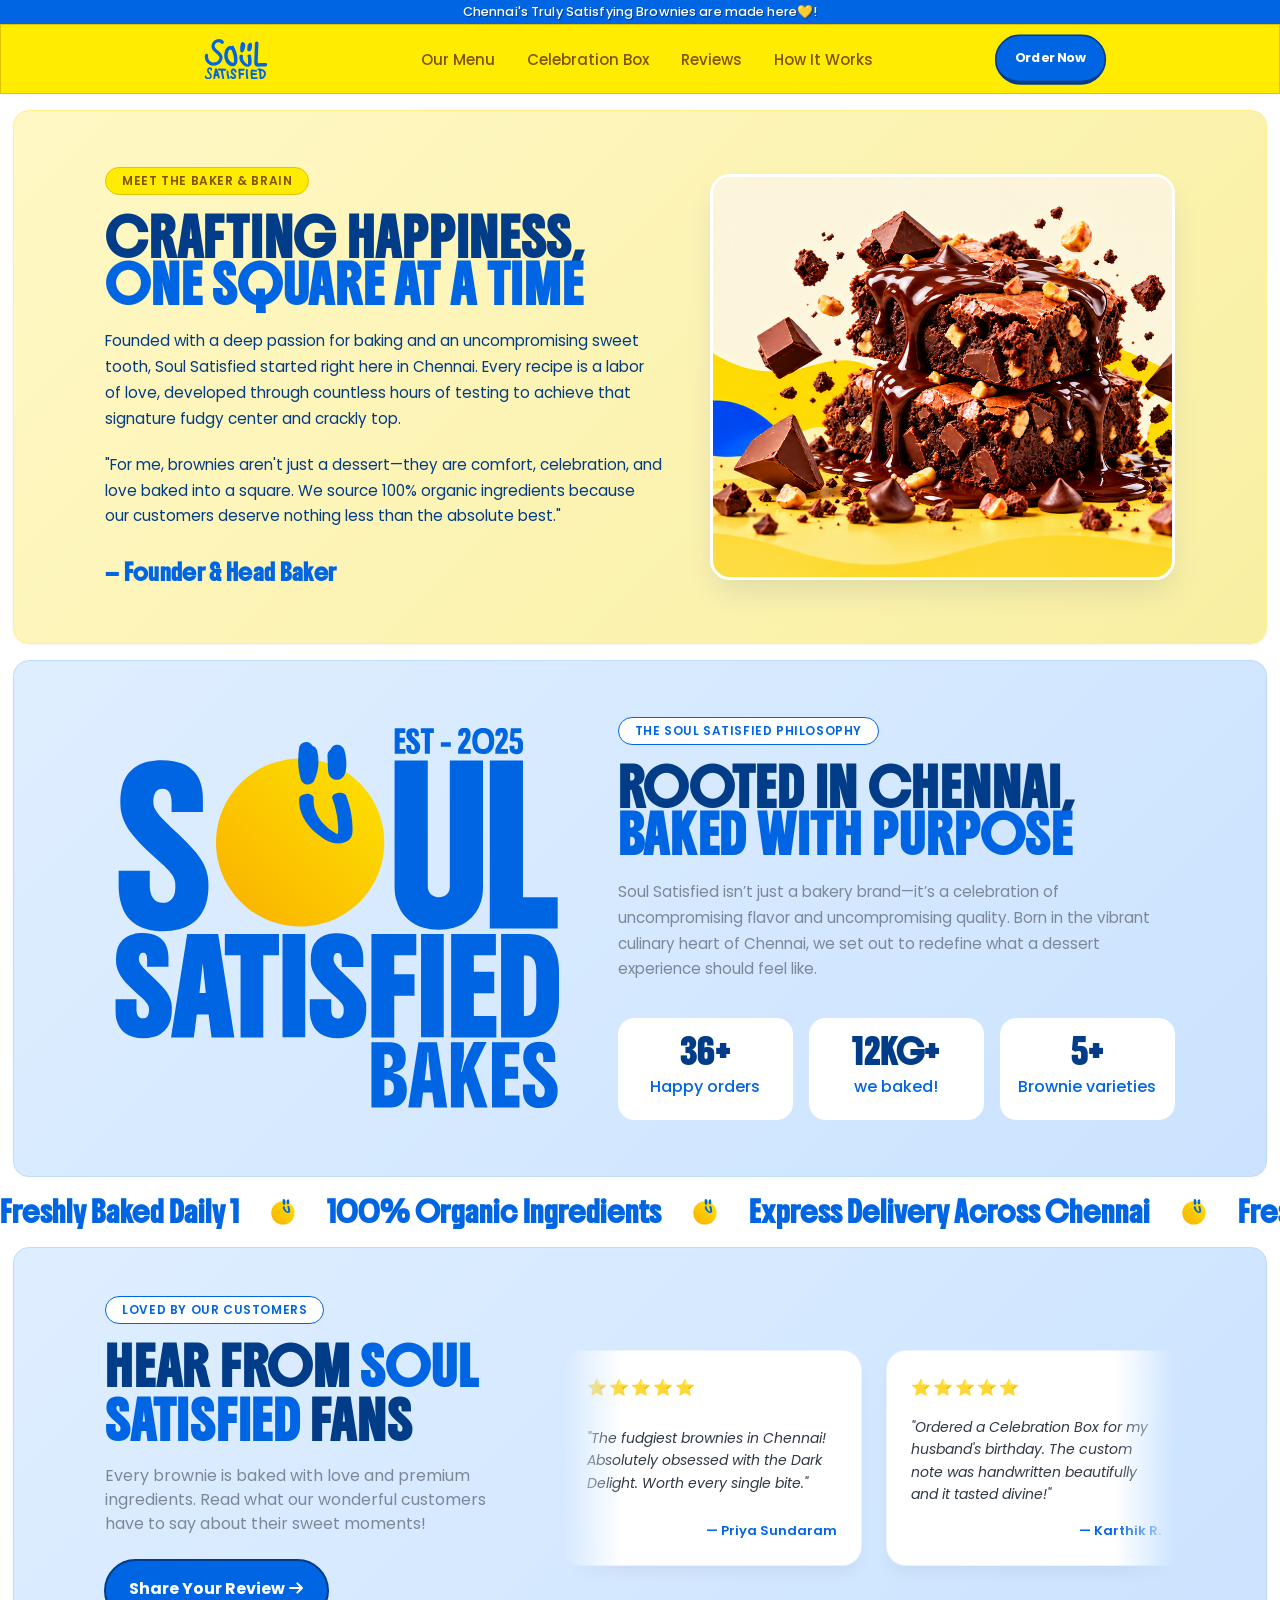
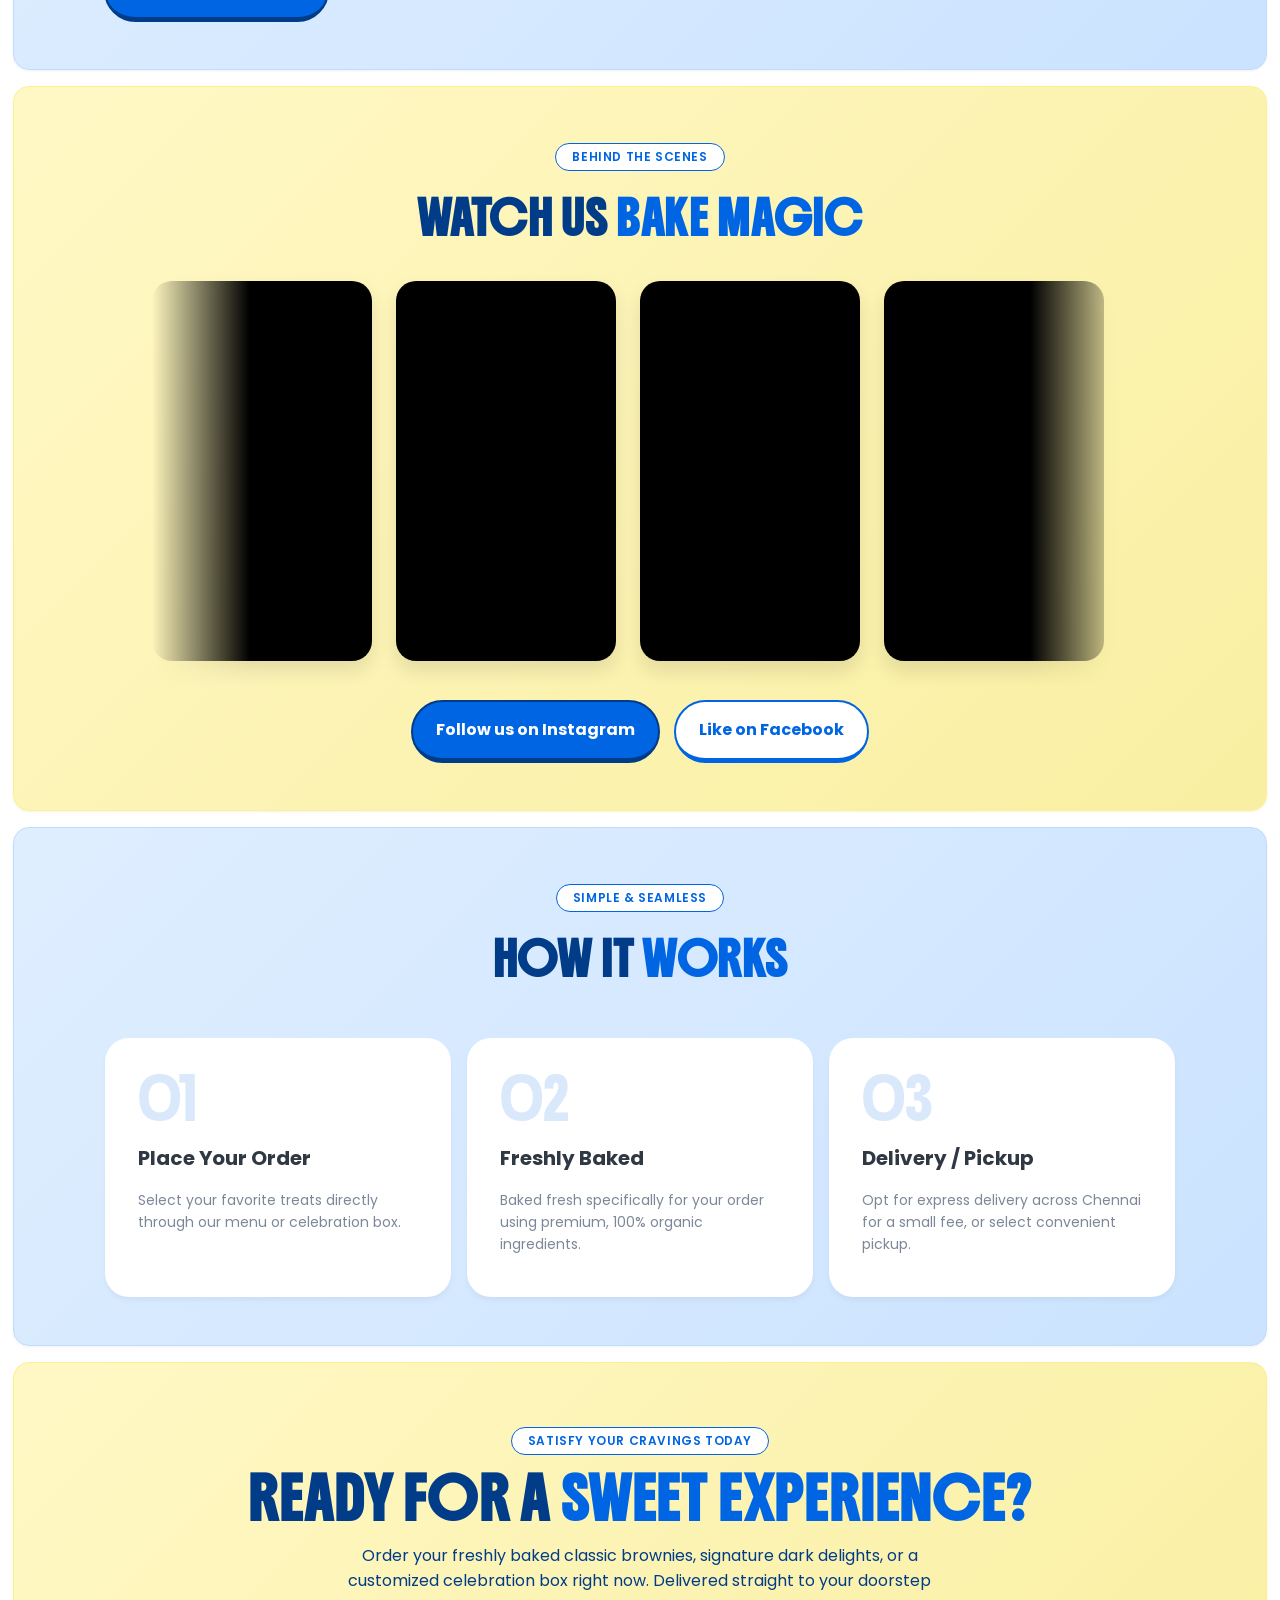
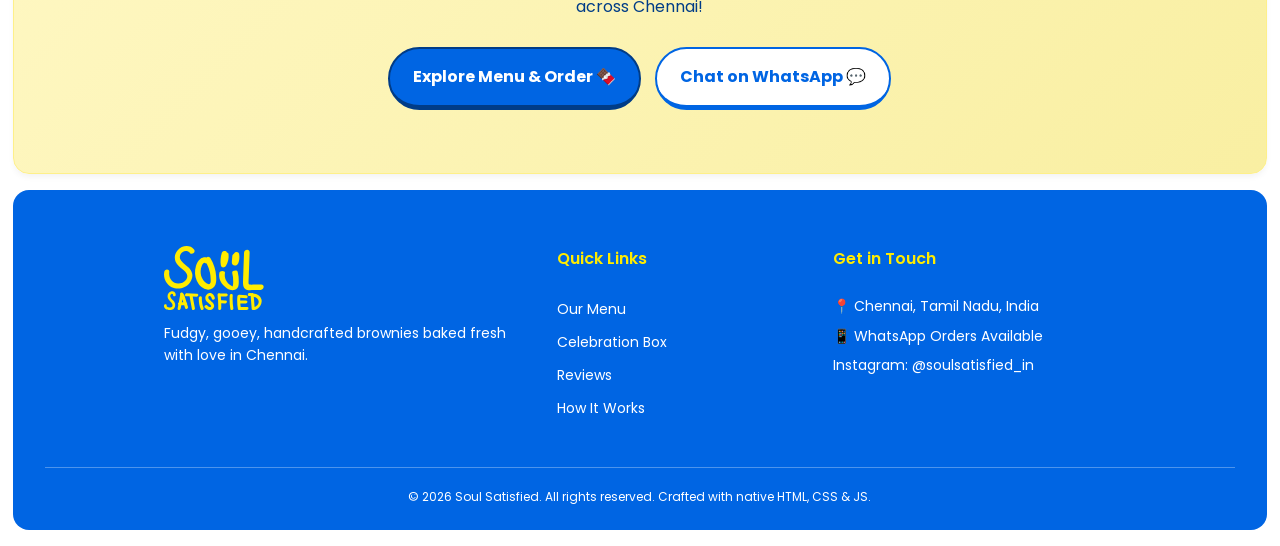
<file: about1.html>
<!DOCTYPE html>
<html lang="en">
<head>
    <meta charset="UTF-8">
    <meta name="viewport" content="width=device-width, initial-scale=1.0">
    <title>Soulsatisfied - Squares of Happiness</title>
    <!-- Google Fonts: Boldonse & Poppins -->
    <link rel="preconnect" href="https://fonts.googleapis.com">
    <link rel="preconnect" href="https://fonts.gstatic.com" crossorigin>
    <link href="https://fonts.googleapis.com/css2?family=Boldonse&family=Poppins:wght@400;500;600;700&display=swap" rel="stylesheet">
    <!-- Link to Separate CSS Stylesheet -->
    <link rel="stylesheet" href="styles/main.css">
</head>
<body>

    <!-- FIXED SHOUTOUT TOP BAR -->
    <div class="shoutout-bar">
        <p>Chennai's Truly Satisfying Brownies are made here💛!</p>
    </div>

    <!-- STICKY NAVBAR HEADER -->
    <header class="navbar-header">
        <!-- Logo Slot (Empty for your SVG code) -->
        <div class="nav-logo-slot">
            <svg width="183" height="49" viewBox="0 0 183 49" fill="none" xmlns="http://www.w3.org/2000/svg">
            <path d="M59.831 41.051C59.0086 40.2147 58.0761 39.2668 58.155 38.0372C58.1936 37.4443 58.4799 36.7563 59.172 36.6062C59.3163 36.5721 59.4665 36.5708 59.6114 36.6025C59.7564 36.6342 59.8923 36.698 60.009 36.7892C60.1197 36.8815 60.207 36.9986 60.2637 37.1309C60.3205 37.2631 60.3452 37.4069 60.3358 37.5504C60.3205 37.718 60.3559 37.8863 60.4373 38.0337C60.5188 38.1811 60.6426 38.3008 60.7929 38.3775C60.9644 38.4589 61.1539 38.4957 61.3435 38.4845C61.5332 38.4733 61.717 38.4144 61.8777 38.3135C62.0174 38.2268 62.1332 38.1068 62.2146 37.9643C62.296 37.8218 62.3405 37.6613 62.344 37.4974C62.3746 37.0253 62.2845 36.5533 62.0822 36.1254C61.88 35.6976 61.5721 35.3278 61.1875 35.0508C60.8176 34.8025 60.3934 34.6461 59.9504 34.5948C59.5074 34.5436 59.0586 34.5989 58.6415 34.7562C56.6498 35.4443 55.9008 37.5394 56.2074 39.1607C56.4644 40.5276 57.3657 41.4956 58.2376 42.4325C58.5276 42.7436 58.8269 43.0656 59.0949 43.395C59.4436 43.8214 59.9117 44.4783 59.9485 45.2249C59.9723 45.6878 59.8365 46.3521 59.3776 46.6888C58.6708 47.2158 57.496 46.9706 56.9325 46.8535C56.1982 46.6998 55.3299 46.3374 55.4346 45.4939C55.5153 44.8424 55.0454 44.5442 54.5736 44.5442C54.2942 44.5384 54.0225 44.636 53.811 44.8181C53.5994 45.0002 53.4631 45.254 53.4282 45.5305C53.3685 45.9857 53.4259 46.4487 53.5952 46.8757C53.7644 47.3028 54.0398 47.6798 54.3956 47.9715C55.1849 48.6339 56.2312 48.8279 57.0518 48.923C57.3521 48.9596 57.6542 48.9792 57.9568 48.9816C58.626 48.9935 59.2892 48.8546 59.8971 48.5754C60.7235 48.157 61.3622 47.4445 61.6868 46.579C62.2889 45.0254 61.8704 43.3529 60.4845 41.7445C60.288 41.5158 60.0659 41.2907 59.831 41.051Z" fill="#0065E3"/>
            <path d="M71.0396 44.3008C71.0626 44.2277 71.0767 44.1522 71.0818 44.0758C71.0974 43.9017 71.0686 43.7265 70.9979 43.5665C70.9273 43.4065 70.8173 43.267 70.678 43.1608L69.896 40.6887C69.7987 40.3813 69.7124 40.0647 69.6188 39.7445C69.1874 38.233 68.7413 36.6703 67.4913 35.7188C67.3809 35.6427 67.2552 35.5916 67.123 35.5691C66.9907 35.5467 66.8552 35.5534 66.7258 35.5888C66.3791 35.6683 66.0732 35.8706 65.8649 36.1579C65.7386 36.3286 65.6646 36.5322 65.6519 36.7439C65.6392 36.9556 65.6883 37.1665 65.7933 37.351L64.7121 43.1553C64.535 43.2561 64.3846 43.3975 64.2732 43.5677C64.1618 43.738 64.0926 43.9322 64.0714 44.1343C64.0588 44.2863 64.0796 44.4391 64.1322 44.5822C64.1848 44.7254 64.268 44.8554 64.3761 44.9632L63.8346 47.8618C63.8099 47.994 63.8154 48.1302 63.8507 48.26C63.886 48.3899 63.9501 48.5102 64.0384 48.612C64.1374 48.7303 64.2612 48.8257 64.401 48.8914C64.5408 48.9571 64.6933 48.9917 64.8479 48.9926H64.8681C65.1817 48.975 65.4795 48.8496 65.7107 48.6377C65.942 48.4258 66.0925 48.1406 66.1365 47.8306L66.623 45.2469H68.846L69.5086 47.3402C69.6739 47.8599 70.1493 48.2954 70.8413 48.0978C71.1856 47.9829 71.4764 47.7476 71.66 47.4354C71.7343 47.3224 71.7839 47.1951 71.8057 47.0618C71.8275 46.9284 71.821 46.792 71.7867 46.6614L71.0396 44.3008ZM68.1227 42.9577H67.0434L67.4454 40.804L67.5004 40.9869C67.5996 41.3078 67.6993 41.6262 67.7997 41.9421L68.1227 42.9577Z" fill="#0065E3"/>
            <path d="M78.6189 36.4251L70.7347 36.1104C70.4365 36.1065 70.1483 36.218 69.9307 36.4215C69.6729 36.6399 69.5049 36.9455 69.459 37.2797C69.3966 37.8927 69.8408 38.3776 70.4888 38.4014L72.921 38.4984L74.7567 48.2058C74.7816 48.3888 74.8624 48.5597 74.9882 48.6952C75.114 48.8308 75.2787 48.9244 75.4597 48.9634C75.5445 48.9833 75.6314 48.9931 75.7186 48.9926C76.082 48.988 76.4305 48.8476 76.6951 48.5992C76.8384 48.4685 76.9455 48.3032 77.006 48.1192C77.0664 47.9352 77.0782 47.7388 77.0402 47.5489L75.3478 38.5953L78.3766 38.7161C78.6746 38.7185 78.9623 38.6072 79.1806 38.405C79.4374 38.186 79.6046 37.8806 79.6505 37.5468C79.7111 36.9338 79.2687 36.4526 78.6189 36.4251Z" fill="#0065E3"/>
            <path d="M82.3269 39.5542C82.3434 38.9046 81.9194 38.4417 81.3154 38.4417H81.2897C80.9472 38.4603 80.6242 38.6066 80.3848 38.8515C80.1674 39.0501 80.0358 39.3249 80.0176 39.6183C79.9252 42.6306 80.4343 45.6311 81.5155 48.4455C81.566 48.5684 81.6448 48.6777 81.7456 48.7645C81.8464 48.8513 81.9663 48.9132 82.0956 48.9451C82.2048 48.9765 82.3179 48.9925 82.4315 48.9927C82.6497 48.9934 82.8642 48.9373 83.0538 48.8298C83.3235 48.6818 83.5303 48.4413 83.6359 48.153C83.7416 47.8648 83.7389 47.5481 83.6284 47.2616C82.6927 44.8021 82.2505 42.1835 82.3269 39.5542Z" fill="#0065E3"/>
            <path d="M89.2235 41.9715C89.0271 41.8104 88.8325 41.6512 88.6453 41.4884C87.3218 40.3465 86.9565 39.395 87.5274 38.5844C87.6262 38.4374 87.7769 38.3329 87.9496 38.2916C88.1061 38.2653 88.2663 38.2709 88.4206 38.308C88.5748 38.3451 88.72 38.413 88.8472 38.5075C89.4236 38.901 89.7228 39.6347 89.989 40.2825L90.0789 40.5003C90.1379 40.663 90.2452 40.8039 90.3865 40.9043C90.5279 41.0046 90.6966 41.0597 90.8701 41.062C91.0967 41.0569 91.319 40.9995 91.5196 40.8944C91.7202 40.7893 91.8938 40.6394 92.0266 40.4563C92.1542 40.2975 92.2367 40.1074 92.2655 39.9059C92.2942 39.7044 92.2681 39.4989 92.1899 39.3108C91.5658 37.8177 90.681 36.2568 88.8619 36.0171C88.4466 35.96 88.0242 35.9853 87.6188 36.0914C87.2133 36.1976 86.8329 36.3825 86.4994 36.6356C85.734 37.2208 85.2139 38.0686 85.04 39.0144C84.6913 40.8443 85.8404 42.2752 86.8647 43.1609C87.0721 43.3439 87.2869 43.5122 87.4962 43.6787C87.9003 43.9888 88.2841 44.3244 88.6453 44.6833C89.0712 45.1298 89.5411 45.7117 89.3795 46.2607C89.2712 46.6266 88.6765 46.7584 88.3075 46.709C87.5733 46.6102 87.0134 46.0283 86.5141 45.5141L86.3672 45.364C85.8716 44.8608 85.1594 45.0383 84.7151 45.4738C84.3076 45.8691 84.091 46.5223 84.583 47.0219C85.5357 47.9899 86.6701 48.9963 88.2121 48.9963C88.3995 48.9958 88.5867 48.9811 88.7719 48.9524C89.6912 48.8154 90.5215 48.3288 91.0885 47.5946C91.3437 47.2653 91.5273 46.8867 91.6278 46.4829C91.7283 46.079 91.7434 45.6588 91.6723 45.2488C91.4043 43.7611 90.3029 42.8516 89.2235 41.9715Z" fill="#0065E3"/>
            <path d="M100.443 41.5818L97.0582 41.5653C97.0013 40.5808 96.9205 39.6 96.8214 38.6466L100.847 38.6229C101.174 38.6108 101.484 38.4769 101.717 38.2477C101.946 38.041 102.089 37.7564 102.117 37.4499C102.133 37.3073 102.117 37.1631 102.073 37.0269C102.028 36.8906 101.954 36.7655 101.857 36.6599C101.759 36.5542 101.641 36.4705 101.508 36.4142C101.376 36.358 101.233 36.3305 101.089 36.3337L96.4121 36.3593C96.1275 36.019 95.5897 35.9531 95.0812 36.2001C94.8329 36.3086 94.6262 36.4938 94.4916 36.7284C94.3571 36.9631 94.3019 37.2346 94.3341 37.503C94.7903 40.9415 94.9591 44.4119 94.8389 47.8783C94.8169 48.5169 95.2501 48.9927 95.8504 48.9927H95.8742C96.2131 48.9724 96.5326 48.8284 96.7719 48.5883C96.9886 48.3871 97.12 48.1108 97.139 47.8161C97.1849 46.5041 97.1922 45.1738 97.161 43.8581L100.21 43.8727C100.532 43.8625 100.839 43.7319 101.069 43.5068C101.301 43.2988 101.447 43.0115 101.477 42.7016C101.494 42.5581 101.479 42.4126 101.435 42.2751C101.39 42.1376 101.316 42.0114 101.218 41.905C101.12 41.7987 101 41.7147 100.866 41.6589C100.732 41.6031 100.588 41.5768 100.443 41.5818Z" fill="#0065E3"/>
            <path d="M105.948 37.7535C106 37.0033 105.425 36.6446 104.829 36.6758C104.525 36.6825 104.235 36.8026 104.015 37.0123C103.796 37.222 103.664 37.5061 103.644 37.8084C103.404 41.2786 103.564 44.7649 104.124 48.1984C104.148 48.426 104.26 48.6355 104.435 48.7833C104.61 48.9312 104.836 49.0061 105.065 48.9926C105.189 48.9922 105.313 48.975 105.432 48.9413C106.007 48.784 106.534 48.2515 106.411 47.5452C105.88 44.3098 105.725 41.0243 105.948 37.7535Z" fill="#0065E3"/>
            <path d="M116.933 46.5864H116.909L112.052 46.6888C111.907 45.7739 111.8 44.837 111.736 43.9074L115.885 43.9953H115.905C116.218 43.9755 116.515 43.8474 116.744 43.633C116.973 43.4185 117.12 43.1312 117.159 42.8205C117.173 42.6778 117.157 42.5336 117.112 42.3975C117.066 42.2614 116.992 42.1364 116.895 42.0309C116.797 41.9254 116.678 41.8417 116.546 41.7854C116.414 41.7291 116.271 41.7015 116.127 41.7043L111.652 41.6091C111.652 40.9504 111.668 40.2916 111.705 39.6493L116.057 40.0336C116.206 40.0387 116.353 40.0143 116.492 39.9619C116.631 39.9094 116.757 39.8299 116.865 39.728C117.129 39.5107 117.298 39.1998 117.337 38.8607C117.373 38.2312 116.981 37.803 116.312 37.7444L111.018 37.276C110.793 37.2656 110.571 37.33 110.387 37.459C110.143 37.5224 109.924 37.6605 109.763 37.8537C109.601 38.047 109.504 38.2858 109.486 38.5368C109.186 41.7541 109.327 44.9972 109.906 48.1765C109.942 48.4099 110.066 48.6209 110.252 48.7664C110.439 48.9119 110.674 48.9811 110.91 48.9597C111.001 48.986 111.096 48.9995 111.191 48.9999H111.211L116.678 48.8847C117.009 48.8679 117.323 48.729 117.557 48.4949C117.782 48.2917 117.921 48.0112 117.946 47.7099C117.962 47.568 117.948 47.4244 117.904 47.2884C117.861 47.1525 117.789 47.0273 117.693 46.9211C117.597 46.8149 117.48 46.7302 117.349 46.6725C117.218 46.6148 117.076 46.5854 116.933 46.5864Z" fill="#0065E3"/>
            <path d="M127.796 40.513C127.04 38.2586 125.105 36.9155 121.709 36.2897C121.57 36.1221 121.385 35.9983 121.176 35.9334C120.968 35.8684 120.745 35.8651 120.534 35.9237C120.428 35.9556 120.326 36.0011 120.232 36.0591C119.796 36.0061 119.328 35.9585 118.807 35.9127C118.666 35.9055 118.526 35.9262 118.393 35.9736C118.26 36.0211 118.138 36.0943 118.034 36.189C117.759 36.4128 117.578 36.7315 117.528 37.082C117.456 37.7865 117.99 38.1525 118.552 38.2019C118.91 38.2348 119.286 38.2678 119.664 38.308L120.459 48.1619C120.471 48.2924 120.513 48.4185 120.582 48.5297C120.652 48.641 120.747 48.7344 120.859 48.8023C121.046 48.9224 121.265 48.986 121.487 48.9853C121.591 48.9861 121.695 48.9719 121.795 48.9432C121.844 48.9289 121.892 48.9112 121.939 48.8901C122.138 48.9351 122.345 48.9351 122.544 48.8901C123.463 48.6945 124.333 48.3158 125.101 47.7769C125.87 47.2379 126.521 46.5498 127.016 45.7537C128.072 44.0886 128.354 42.1709 127.796 40.513ZM125.364 44.2917C124.793 45.3676 123.827 46.1815 122.667 46.5626L122.034 38.7124C123.809 39.1717 124.942 39.9933 125.494 41.1974C125.714 41.6881 125.817 42.2229 125.794 42.7598C125.771 43.2967 125.624 43.821 125.364 44.2917Z" fill="#0065E3"/>
            <path d="M72.1977 16.4503C70.988 15.2536 69.6003 14.2545 68.3282 13.1255C67.7018 12.5831 67.1221 11.9894 66.5953 11.3505C66.2297 10.8579 65.9258 10.3227 65.6903 9.75667C65.1194 7.92681 65.9216 5.73097 67.7095 4.53972C68.5872 3.93975 69.6638 3.70199 70.7136 3.87633C71.7633 4.05068 72.7044 4.62357 73.3395 5.47479C73.9269 6.26529 75.3257 6.1189 76.093 5.41623C76.4816 5.08258 76.7269 4.61305 76.7785 4.10442C76.83 3.59579 76.6839 3.08682 76.3702 2.68241C73.4772 -1.21338 67.1368 -0.761398 63.7041 3.36129C60.534 7.17107 61.3178 11.7549 64.1061 14.7577C65.2075 15.9489 66.5274 16.9279 67.7683 17.9746C69.0092 19.0213 70.1987 20.0954 70.8136 21.4093C71.0931 21.9456 71.2266 22.5456 71.201 23.1495C71.19 24.165 70.7604 25.1898 70.1198 26.048C68.7173 27.9254 66.3769 28.736 64.2457 28.6958C59.7593 28.6098 56.7195 24.2529 57.4537 19.9252C57.6373 18.8804 56.7066 18.0112 55.7062 18.0332C54.5956 18.0569 53.742 18.9591 53.5658 20.0076C52.7636 24.7652 55.2307 29.4625 59.2912 31.4497C63.6968 33.6071 69.938 32.5202 73.2826 27.9291C74.7805 25.876 75.4689 23.2318 74.9163 20.9609C74.474 19.1805 73.4552 17.6965 72.1977 16.4503Z" fill="#0065E3"/>
            <path d="M88.9189 9.31018C88.7675 9.05678 88.5633 8.83876 88.3201 8.67088C88.0768 8.503 87.8002 8.38918 87.509 8.33713C87.2178 8.28508 86.9188 8.296 86.6322 8.36917C86.3456 8.44234 86.0781 8.57604 85.8478 8.76122C84.3977 8.37146 82.7382 8.71364 81.3156 9.78594C79.5111 11.1437 78.4354 13.3231 77.8278 15.3652C76.6677 19.2079 76.9265 23.2062 78.4777 26.5841C79.9756 29.8449 83.1035 33.2192 87.0777 33.3546C89.5302 33.4388 91.7348 31.8907 92.7003 29.5558C93.5576 27.4917 93.3906 25.1641 93.2694 23.0946C92.991 18.2107 91.4957 13.4731 88.9189 9.31018ZM88.4508 28.9044C87.7716 29.5522 86.4316 28.8111 85.8699 28.4689C84.8547 27.8276 83.9804 26.9879 83.2999 26.0004C81.9393 23.9961 81.2705 21.6047 81.3945 19.1878C81.4583 17.7158 81.7931 16.2681 82.3821 14.9169C82.6501 14.2984 82.9971 13.561 83.5514 13.1181C83.7073 12.9751 83.8966 12.8732 84.1021 12.8217C84.1737 12.8071 84.4087 12.8949 84.2857 12.7833C84.5188 12.9962 84.7959 13.1558 85.0975 13.2506C85.3991 13.3454 85.7179 13.3733 86.0314 13.3322C87.1919 15.5299 88.0284 17.8829 88.515 20.3187C88.8261 21.8438 89.006 23.3926 89.0529 24.9482C89.0768 25.9363 89.3411 28.0553 88.4508 28.9044Z" fill="#0065E3"/>
            <path d="M127.734 29.3619L123.042 29.4369C121.689 29.457 120.066 29.7205 118.767 29.4827C118.056 29.3527 118.053 28.5677 118.033 27.8687C118.007 26.5677 118.126 25.2264 118.174 23.9162L118.864 5.02466C118.906 3.881 118.152 2.91849 116.944 2.9441C115.843 2.96789 114.631 3.96517 114.589 5.11433C114.329 12.2508 114.071 19.3873 113.814 26.5238C113.71 29.3729 113.814 32.7453 116.995 33.5669C118.537 33.9622 120.375 33.7225 121.999 33.6968L127.303 33.6127C130.052 33.5706 130.487 29.3125 127.734 29.3619Z" fill="#0065E3"/>
            <path d="M109.726 19.6818C109.306 18.035 105.113 18.8273 105.532 20.4669C106.118 22.731 106.378 25.0667 106.304 27.4039C106.268 28.478 106.266 29.5997 105.983 30.6702C105.983 30.6995 105.88 30.8843 105.816 31.016C105.537 30.8331 105.102 30.6501 104.852 30.4671C100.95 27.8229 99.2737 24.0991 100.032 20.3607C100.177 19.6507 99.1324 19.0688 98.0292 19.0908C96.8121 19.1164 95.9016 19.7386 95.7566 20.4522C94.993 24.2144 96.4542 28.0315 99.8116 30.9685C101.455 32.4067 104.138 34.6904 107.654 33.4113C109.335 32.8002 110.018 31.662 110.258 30.5805C110.499 29.4991 110.543 28.3938 110.58 27.3142C110.658 24.7427 110.37 22.1731 109.726 19.6818ZM105.733 31.1752V31.1862C105.671 31.1917 105.678 31.1807 105.733 31.1752Z" fill="#0065E3"/>
            <path d="M106.791 5.97065C106.94 5.63346 107.164 5.3339 107.445 5.0939C107.725 4.85391 108.056 4.67955 108.413 4.58361C109.605 4.32011 110.638 4.93129 110.855 6.06764C111.094 7.3666 111.136 8.69407 110.98 10.0055C110.878 10.7737 110.72 11.5333 110.506 12.2782C110.324 13.0442 109.918 13.7391 109.339 14.2746C108.237 15.2572 106.615 15.1694 105.794 14.1977C105.177 13.4658 105.218 12.5143 105.3 11.5572C105.414 10.28 105.527 8.99908 105.638 7.71452C105.699 7.03747 106.174 6.36956 106.791 5.97065Z" fill="#0065E3"/>
            <path d="M97.5537 5.31191C97.6951 4.81785 98.2439 4.28353 98.69 4.04016C99.1801 3.77483 99.8667 3.66137 100.359 3.82606C100.619 3.90269 100.858 4.03742 101.059 4.22005C101.259 4.40267 101.415 4.62838 101.515 4.88006C101.839 4.97232 102.128 5.15754 102.347 5.41264C102.567 5.66774 102.705 5.98145 102.747 6.31468C103.114 9.3669 102.371 12.4832 100.693 15.3176C100.245 16.0752 99.1985 16.4357 98.444 16.3314C98.0491 16.2853 97.6802 16.1115 97.3937 15.8365C97.1073 15.5615 96.9191 15.2006 96.858 14.8089C96.3606 11.7 96.6396 8.48856 97.5537 5.31191Z" fill="#0065E3"/>
            </svg>

        </div>

        <!-- Nav Links -->
        <nav class="nav-links">
            <a href="#products">Our Menu</a>
            <a href="#celebration">Celebration Box</a>
            <a href="#reviews">Reviews</a>
            <a href="#process">How It Works</a>
        </nav>

        <!-- Nav CTA Button -->
        <div class="nav-action">
            <a href="#products" class="btn-primary nav-cta-btn">
                Order Now
            </a>
        </div>
    </header>

    <!-- OUTER CONTAINER 100% WIDTH -->
    <div class="page-container">

        <!-- <div class="dummy-section">

        </div> -->

        <!-- FOUNDER SECTION -->
        <section class="founder-section">
            <div class="founder-container">
                
                <!-- Left Column: Founder Description & Story -->
                <div class="founder-content">
                    <div class="badge-yellow">
                        MEET THE BAKER & BRAIN
                    </div>
                    <h2 class="founder-title">
                        CRAFTING HAPPINESS, <span>ONE SQUARE AT A TIME</span>
                    </h2>
                    <p class="founder-text">
                        Founded with a deep passion for baking and an uncompromising sweet tooth, Soul Satisfied started right here in Chennai. Every recipe is a labor of love, developed through countless hours of testing to achieve that signature fudgy center and crackly top.
                    </p>
                    <p class="founder-text">
                        "For me, brownies aren't just a dessert—they are comfort, celebration, and love baked into a square. We source 100% organic ingredients because our customers deserve nothing less than the absolute best."
                    </p>
                    <div class="founder-signature">
                        <h4>— Founder & Head Baker</h4>
                    </div>
                </div>

                <!-- Right Column: Founder Image Slot -->
                <div class="founder-image-wrapper">
                    <img src="./assets/slide1.png" alt="Founder of Soul Satisfied" class="founder-img">
                </div>

            </div>
        </section>


        <!-- ABOUT THE BRAND SECTION -->
        <section class="brand-story-section">
            <div class="brand-story-container">
                
                <!-- Left Column: Custom SVG Image Slot -->
                <div class="brand-image-slot">
                    <svg width="934" height="800" viewBox="0 0 934 800" fill="none" xmlns="http://www.w3.org/2000/svg">
                    <g clip-path="url(#clip0_267_270)">
                    <path d="M389.031 417.918C486.868 417.918 566.181 338.741 566.181 241.071C566.181 143.401 486.868 64.2236 389.031 64.2236C291.194 64.2236 211.881 143.401 211.881 241.071C211.881 338.741 291.194 417.918 389.031 417.918Z" fill="url(#paint0_linear_267_270)"/>
                    <path d="M485.997 142.874C481.568 131.239 452.432 136.824 456.861 148.458C462.921 164.747 466.883 181.036 468.282 197.789C468.981 205.468 469.914 213.38 468.748 221.059C468.748 221.292 468.282 222.688 467.816 223.618C465.718 222.222 462.455 221.059 460.59 219.663C430.521 200.814 415.37 174.287 417.468 147.76C417.934 142.641 410.009 138.453 402.084 138.685C393.459 138.918 387.632 143.339 387.166 148.458C385.068 175.218 398.821 202.443 425.16 223.153C437.98 233.392 459.191 249.68 482.967 240.605C494.388 236.184 498.351 228.272 499.05 220.361C499.749 212.682 499.05 204.77 498.584 197.091C497.185 178.941 492.757 160.791 485.997 142.874ZM467.816 224.782C467.583 224.782 467.583 224.782 467.816 224.782C467.35 224.782 467.35 224.782 467.816 224.782Z" fill="#0065E3"/>
                    <path d="M453.131 45.3753C454.763 40.7214 458.492 36.533 463.387 35.6022C471.545 33.7406 479.47 38.1618 482.034 46.0734C484.831 55.1484 486.23 64.6889 486.463 73.9966C486.463 79.3486 485.997 84.7005 485.065 90.0525C484.365 95.4044 482.501 100.291 478.538 104.247C471.545 111.228 459.891 110.529 453.364 103.781C448.236 98.6621 447.77 91.914 447.537 84.9332C447.304 75.8582 446.837 66.7831 446.604 57.7081C446.371 53.0542 449.168 48.1676 453.131 45.3753Z" fill="#0065E3"/>
                    <path d="M387.166 40.7214C387.632 37.231 391.128 33.5079 394.159 31.6464C397.422 29.7848 402.084 28.8541 405.813 30.0175C410.242 31.4137 413.272 34.206 414.904 37.4637C419.566 38.8599 423.528 42.583 424.927 47.7022C430.288 69.3427 427.724 91.6813 418.167 111.693C415.603 117.045 408.61 119.605 403.016 118.906C397.189 118.208 392.061 113.787 390.429 107.97C384.136 86.0967 383.436 63.2927 387.166 40.7214Z" fill="#0065E3"/>
                    <path d="M118.411 177.545V156.835C118.411 137.755 111.884 127.981 99.0641 127.981C93.2367 127.981 88.3418 130.308 85.0785 134.73C81.8152 139.383 79.9505 145.899 79.9505 154.276C79.9505 156.835 80.1836 159.628 80.6498 162.653C81.116 165.678 82.2814 168.703 84.3792 172.193C86.0109 175.218 88.3418 178.709 91.6051 182.664C94.8684 186.62 98.831 191.041 103.493 195.463C105.824 198.022 108.621 200.815 111.418 203.374C114.215 206.399 117.478 209.424 120.975 212.682C131.697 222.455 141.487 231.763 150.577 241.07C159.668 250.378 166.894 258.522 172.721 265.736C178.548 273.182 182.977 280.396 186.474 287.376C189.737 294.357 192.301 301.338 193.933 308.784C194.632 312.507 195.331 316.463 195.564 320.419C195.797 324.375 196.03 328.563 196.03 332.984C196.03 344.852 194.632 355.788 192.068 365.794C189.504 375.8 185.541 384.642 180.18 392.554C175.285 400 168.759 406.516 160.6 411.867C152.675 417.219 143.818 421.175 134.261 423.502C123.772 426.294 112.35 427.691 100.463 427.691C75.9879 427.691 56.1751 422.339 41.0241 411.867C25.8731 401.629 15.8502 386.271 10.9552 365.794C8.39123 355.788 6.99268 344.619 6.99268 331.588V300.407H72.4916V331.821C72.4916 343.223 74.8225 352.298 79.7174 358.581C84.1462 364.863 90.9058 368.121 99.9964 368.121C103.26 368.121 106.29 367.656 109.32 366.725C112.35 365.794 114.681 364.398 116.779 362.304C118.644 360.442 120.275 358.348 121.907 355.556C123.539 352.996 124.704 349.506 125.403 345.55C125.637 343.688 125.87 341.827 126.103 339.732C126.336 337.638 126.336 335.544 126.336 333.45C126.336 329.261 126.103 325.771 125.403 322.513C124.704 319.488 123.539 316.23 121.907 312.507C119.809 309.017 117.245 305.294 113.749 301.571C110.252 297.848 106.29 293.659 101.628 289.005C99.064 286.678 96.2669 284.119 93.2367 281.326C90.2066 278.534 86.9433 275.509 83.2138 272.484C72.0254 262.478 62.4686 253.636 54.3104 245.259C46.1521 237.115 39.1594 228.97 33.3321 221.292C27.5048 213.845 23.076 206.399 19.8127 199.418C16.5495 192.438 14.2185 185.224 12.5869 177.778C11.8876 174.287 11.1883 170.564 10.9552 166.609C10.7221 162.653 10.4891 158.697 10.4891 154.509C10.4891 143.572 11.6545 133.566 13.9854 124.026C16.3164 114.718 19.8127 106.341 24.9408 99.1275C34.7306 85.1659 48.7162 75.8581 67.1304 71.2043C76.221 68.8773 86.7102 67.7139 98.3648 67.7139C120.509 67.7139 138.923 72.135 153.141 80.9774C157.803 84.0024 162.931 88.6563 168.292 94.939C173.654 101.222 177.849 109.831 180.879 120.768C183.21 129.61 184.376 139.616 184.376 150.553V176.614H118.411V177.545Z" fill="#0065E3"/>
                    <path d="M587.858 334.613V68.4119H657.786V334.38C657.786 339.5 659.417 343.921 662.448 347.644C663.613 349.506 665.245 350.902 667.11 352.298C668.974 353.694 671.305 354.625 673.869 355.09C676.2 355.788 678.531 356.254 681.095 356.254C687.389 356.254 692.75 354.392 697.411 350.436C701.84 346.481 704.171 341.129 704.171 334.148V68.4119H774.099V334.38C774.099 356.486 768.738 374.869 758.015 389.529C752.421 396.975 746.128 403.258 738.669 408.377C731.443 413.496 722.818 417.452 712.795 420.477C703.239 423.269 692.75 424.666 681.328 424.666C669.207 424.666 658.485 423.269 649.161 420.477C639.838 417.685 631.446 413.729 623.987 408.842C608.603 398.371 598.114 383.711 592.52 364.863C589.257 355.556 587.858 345.317 587.858 334.613Z" fill="#0065E3"/>
                    <path d="M788.317 421.873V68.4119H858.245V356.486H931.203V421.873H788.317Z" fill="#0065E3"/>
                    <path d="M118.877 585.69C118.644 583.363 118.411 580.803 117.945 578.243C117.012 573.589 115.381 569.168 113.283 564.747C111.185 560.326 108.388 555.905 104.658 551.251C101.162 546.83 96.7332 541.943 91.139 536.359C85.7779 530.774 79.7175 524.957 73.1909 519.139C71.0931 517.278 69.2284 515.649 67.5967 513.555C65.9651 511.926 64.3334 510.297 62.7018 508.668C59.9047 506.108 57.5738 503.549 55.9421 501.222C54.0774 498.895 52.9119 497.033 51.9795 495.172C51.0472 493.543 50.3479 491.914 50.1148 490.518C49.8817 488.889 49.6486 487.493 49.6486 486.097C49.6486 481.676 50.581 478.418 52.2126 476.091C53.6112 474.229 55.4759 473.299 58.273 473.299C60.604 473.299 66.8974 473.299 66.8974 487.493V502.851H111.884V484.235C111.884 477.487 111.185 471.204 109.553 465.62C107.689 458.639 104.891 453.054 101.395 449.098C97.8987 445.143 94.6354 442.118 91.6052 440.023C82.5146 434.439 71.0931 431.646 57.1076 431.646C49.8817 431.646 43.3551 432.345 37.5278 433.973C25.8732 436.998 16.7826 443.048 10.4891 451.891C7.22586 456.545 4.89493 461.897 3.49638 467.714C2.09783 473.531 1.39855 480.047 1.39855 486.562C1.39855 489.122 1.39855 491.681 1.63164 494.008C1.86474 496.568 2.09783 498.895 2.56401 501.222C3.49638 505.876 5.12803 510.297 7.22586 514.718C9.32368 519.139 12.1208 523.793 15.6172 528.214C19.1136 532.868 23.5423 537.755 28.4372 542.874C33.3322 547.761 39.3926 553.345 45.9191 559.395L56.8745 569.168C59.6716 571.961 62.0025 574.288 64.1003 576.615C65.9651 578.709 67.5967 580.803 68.5291 582.432C69.4614 584.293 70.1607 586.155 70.3938 587.551C70.6269 589.18 70.86 591.274 70.86 593.368C70.86 594.532 70.86 595.695 70.6269 596.859C70.6269 598.022 70.3938 599.186 70.3938 600.117C69.9276 602.211 69.4614 603.84 68.5291 605.236C67.5967 606.632 66.8974 607.795 65.9651 608.726C65.0327 609.657 64.1003 610.122 62.7018 610.588C61.0701 611.053 59.6716 611.286 58.0399 611.286C53.6112 611.286 50.3479 609.89 48.2501 606.865C45.9191 603.607 44.5206 598.72 44.5206 592.67V570.797H0V592.438C0 600.349 0.699276 607.563 2.33092 613.613C5.36112 626.411 11.8877 636.417 21.4445 642.932C31.0013 649.448 43.5882 652.938 58.7392 652.938C66.1982 652.938 73.1909 652.007 79.7175 650.378C85.7779 648.982 91.3721 646.423 96.5001 642.932C101.628 639.442 105.824 635.253 109.087 630.599C112.35 625.713 114.914 619.896 116.546 613.613C118.178 607.33 118.877 600.582 118.877 593.136C119.11 590.809 119.11 588.249 118.877 585.69Z" fill="#0065E3"/>
                    <path d="M151.277 433.508L117.245 651.542H165.262L171.556 602.909H196.264L202.557 651.542H250.574L216.543 433.741H151.277V433.508ZM190.436 557.766H177.15L183.91 495.404L190.436 557.766Z" fill="#0065E3"/>
                    <path d="M230.528 478.651H263.627V651.542H311.411V478.651H344.51V433.508H230.528V478.651Z" fill="#0065E3"/>
                    <path d="M399.753 433.508H351.969V651.309H399.753V433.508Z" fill="#0065E3"/>
                    <path d="M527.721 578.476C526.788 573.822 525.157 569.401 523.059 564.98C520.961 560.559 518.164 556.137 514.434 551.484C510.938 547.062 506.509 542.176 500.915 536.591C495.554 531.007 489.493 525.189 482.967 519.372C480.869 517.51 479.004 515.881 477.373 513.787C475.741 512.158 474.109 510.53 472.478 508.901C469.681 506.341 467.35 503.781 465.718 501.454C463.853 499.128 462.688 497.266 461.756 495.404C460.823 493.776 460.124 492.147 459.891 490.751C459.658 489.122 459.425 487.726 459.425 486.329C459.425 481.908 460.357 478.651 461.989 476.324C463.387 474.462 465.252 473.531 468.049 473.531C470.38 473.531 476.673 473.531 476.673 487.726V503.083H521.893V484.468C521.893 477.72 521.194 471.437 519.562 465.852C517.698 458.872 514.9 453.287 511.404 449.331C507.908 445.375 504.644 442.35 501.614 440.256C492.524 434.671 481.102 431.879 467.117 431.879C459.891 431.879 453.364 432.577 447.537 434.206C435.882 437.231 426.792 443.281 420.498 452.123C417.235 456.777 414.904 462.129 413.505 467.947C412.107 473.764 411.408 480.279 411.408 486.795C411.408 489.354 411.408 491.914 411.641 494.241C411.874 496.801 412.107 499.128 412.573 501.454C413.505 506.108 415.137 510.53 417.235 514.951C419.333 519.372 422.13 524.026 425.626 528.447C429.123 533.101 433.551 537.987 438.446 543.107C443.341 547.993 449.402 553.578 455.928 559.628L466.884 569.401C469.681 572.193 472.012 574.52 474.109 576.847C475.974 578.941 477.606 581.036 478.538 582.664C479.471 584.526 480.17 586.388 480.403 587.784C480.636 589.413 480.869 591.507 480.869 593.601C480.869 594.765 480.869 595.928 480.636 597.091C480.636 598.255 480.403 599.418 480.403 600.349C479.937 602.443 479.471 604.072 478.538 605.468C477.606 606.865 476.906 608.028 475.974 608.959C475.042 609.89 474.109 610.355 472.711 610.82C471.079 611.286 469.681 611.518 468.049 611.518C463.62 611.518 460.357 610.122 458.259 607.097C455.928 603.84 454.53 598.953 454.53 592.903V571.03H409.31V592.67C409.31 600.582 410.009 607.795 411.641 613.845C414.671 626.644 421.198 636.649 430.754 643.165C440.311 649.68 452.898 653.171 468.049 653.171C475.508 653.171 482.501 652.24 489.027 650.611C495.088 649.215 500.682 646.655 505.81 643.165C510.938 639.674 515.134 635.486 518.397 630.832C521.66 625.945 524.224 620.128 525.856 613.845C527.487 607.563 528.187 600.815 528.187 593.368C528.187 590.576 528.187 588.016 527.954 585.689C528.653 583.363 528.42 580.803 527.721 578.476Z" fill="#0065E3"/>
                    <path d="M539.142 651.542H587.159V563.584H629.815V518.441H587.159V478.651H633.544V433.508H539.142V651.542Z" fill="#0065E3"/>
                    <path d="M691.351 433.508H643.567V651.309H691.351V433.508Z" fill="#0065E3"/>
                    <path d="M754.752 558.232H797.641V513.322H754.752V478.651H801.138V433.508H706.968V651.542H802.07V606.399H754.752V558.232Z" fill="#0065E3"/>
                    <path d="M931.436 485.399C929.804 477.72 927.24 470.506 923.744 463.758C920.247 457.01 916.052 451.425 910.924 447.004C900.435 437.929 887.615 433.508 872.231 433.508H812.093V651.542H872.231C880.156 651.542 887.148 650.378 893.675 648.051C900.202 645.724 906.262 642.234 911.157 638.046C916.052 633.624 920.247 628.272 923.744 621.757C927.24 615.474 929.804 608.261 931.436 600.117C933.068 592.205 934 583.13 934 572.891V512.624C934 502.851 933.068 493.776 931.436 485.399ZM886.216 512.391V572.659C886.216 595.463 878.524 606.399 862.907 606.399H860.11V478.883H863.14C878.524 478.651 886.216 489.82 886.216 512.391Z" fill="#0065E3"/>
                    <path d="M610.701 54.2175H588.091V0.465332H610.468V10.4712H598.58V20.7097H609.536V30.7155H598.58V44.4444H610.701V54.2175Z" fill="#0065E3"/>
                    <path d="M630.281 16.5214V13.4964C630.281 10.4714 629.349 9.07521 627.251 9.07521C626.318 9.07521 625.619 9.3079 625.153 10.006C624.687 10.7041 624.454 11.6348 624.454 13.031C624.454 13.4964 624.454 13.9618 624.454 14.1945C624.454 14.6598 624.687 15.1252 624.92 15.5906C625.153 16.056 625.619 16.5214 626.085 17.2195C626.551 17.9176 627.251 18.3829 627.95 19.081C628.416 19.5464 628.649 19.7791 629.115 20.2445C629.582 20.7099 630.048 21.1753 630.514 21.6407C632.146 23.0368 633.544 24.6657 634.943 26.0618C636.341 27.458 637.507 28.6215 638.206 29.7849C639.138 30.9484 639.838 32.1119 640.304 33.0426C640.77 34.2061 641.236 35.1369 641.469 36.3003C641.702 36.7657 641.702 37.4638 641.702 38.1619C641.702 38.86 641.702 39.3254 641.702 40.0234C641.702 41.885 641.469 43.5138 641.003 45.1427C640.537 46.7715 640.071 47.935 639.138 49.3312C638.439 50.4946 637.507 51.4254 636.108 52.3562C634.943 53.287 633.544 53.7523 632.146 54.2177C630.514 54.6831 628.882 54.9158 627.018 54.9158C623.288 54.9158 620.258 54.2177 617.927 52.5889C615.596 50.96 614.198 48.6331 613.265 45.6081C612.799 44.2119 612.566 42.3504 612.566 40.4888V35.8349H622.589V40.7215C622.589 42.5831 623.055 43.7465 623.754 44.91C624.454 45.8408 625.386 46.3062 626.785 46.3062C627.251 46.3062 627.717 46.3062 628.183 46.0735C628.649 45.8408 629.115 45.6081 629.349 45.3754C629.582 45.1427 629.815 44.6773 630.048 44.4446C630.281 43.9792 630.514 43.5138 630.514 42.8158C630.514 42.5831 630.514 42.3504 630.514 41.885C630.514 41.6523 630.514 41.1869 630.514 40.9542C630.514 40.2561 630.514 39.7907 630.281 39.3254C630.281 38.86 630.048 38.3946 629.815 37.6965C629.582 37.2311 629.116 36.533 628.649 36.0676C628.183 35.6023 627.484 34.9042 626.785 34.2061C626.318 33.7407 625.852 33.508 625.386 33.0426C624.92 32.5772 624.454 32.1119 623.754 31.6465C622.123 30.2503 620.491 28.8541 619.326 27.458C618.16 26.2945 616.995 24.8984 616.062 23.7349C615.13 22.5714 614.431 21.408 613.964 20.4772C613.498 19.3137 613.032 18.3829 612.799 17.2195C612.566 16.7541 612.566 16.056 612.566 15.5906C612.566 14.8925 612.566 14.4272 612.566 13.7291C612.566 12.1002 612.799 10.4714 613.032 9.07521C613.265 7.67905 613.965 6.28288 614.664 5.35211C616.062 3.25787 618.393 1.86171 621.19 1.16363C622.589 0.698242 624.221 0.698242 625.852 0.698242C629.349 0.698242 631.913 1.39632 634.244 2.79248C634.943 3.25787 635.642 3.95595 636.574 4.88672C637.507 5.8175 637.973 7.21366 638.439 8.84251C638.905 10.2387 638.905 11.6348 638.905 13.2637V17.2195H630.281V16.5214Z" fill="#0065E3"/>
                    <path d="M651.492 54.2175V10.4712H643.101V0.465332H670.606V10.4712H662.215V54.4502H651.492V54.2175Z" fill="#0065E3"/>
                    <path d="M685.291 39.3253V29.7849H706.269V39.3253H685.291Z" fill="#0065E3"/>
                    <path d="M721.653 54.2176V48.1676C721.653 47.0041 721.653 45.8407 721.886 44.9099C722.119 43.9791 722.352 42.8156 722.819 41.8849C723.285 40.7214 723.984 39.3252 724.683 38.1618C725.383 36.7656 726.315 35.3695 727.713 33.5079C728.18 32.5771 728.879 31.6464 729.578 30.7156C730.277 29.7848 730.977 28.6213 731.909 27.4579C732.608 26.2944 733.541 25.1309 734.24 24.2002C734.939 23.2694 735.406 22.3386 735.872 21.4079C736.338 20.7098 736.571 19.779 736.804 19.0809C737.037 18.3828 737.27 17.4521 737.503 16.754C737.503 16.2886 737.503 16.0559 737.503 15.5905C737.503 15.1251 737.503 14.8924 737.503 14.427C737.503 12.7982 737.27 11.402 736.804 10.704C736.338 9.77318 735.639 9.54049 734.706 9.54049C732.842 9.54049 731.909 11.1693 731.909 14.427V16.5213H721.886V12.5655C721.886 10.9366 722.119 9.54049 722.352 8.14433C722.585 6.74816 723.285 5.5847 723.984 4.42123C725.383 2.32699 727.48 0.930829 730.277 0.232748C730.977 5.48661e-05 731.676 5.48363e-05 732.375 -0.232639C733.075 -0.232639 734.007 -0.465332 734.939 -0.465332C736.571 -0.465332 738.203 -0.232639 739.601 5.48363e-05C741 0.465442 742.165 0.930828 743.331 1.62891C744.496 2.55968 745.195 3.49046 745.895 4.65392C746.594 5.81739 747.06 7.21355 747.293 8.60971C747.526 9.30779 747.526 10.2386 747.759 11.1693C747.759 12.1001 747.759 13.0309 747.759 13.9617C747.759 15.3578 747.759 16.754 747.526 18.1501C747.293 19.5463 747.06 20.9425 746.594 22.1059C746.128 23.5021 745.428 24.8983 744.729 26.2944C744.03 27.6906 743.098 29.3194 741.932 31.181C741.466 32.1117 740.767 33.0425 740.067 33.9733C739.368 34.9041 738.669 35.8348 737.97 36.9983C736.804 38.6272 735.872 40.0233 734.939 41.1868C734.007 42.3503 733.541 43.281 733.075 44.2118H748.226V54.2176H721.653Z" fill="#0065E3"/>
                    <path d="M751.489 26.9925C751.489 23.5021 751.722 20.477 752.421 17.452C753.121 14.6597 754.053 12.1001 755.219 9.77315C757.783 5.35198 761.512 2.32696 766.407 0.930801C768.971 0.232721 771.535 -0.232666 774.565 -0.232666C777.362 -0.232666 780.159 0.232721 782.723 0.930801C785.287 1.62888 787.385 2.79235 789.25 4.18851C792.979 7.21352 795.543 11.6347 796.709 17.2193C796.942 18.6155 797.175 20.2444 797.408 21.8732C797.641 23.5021 797.641 25.1309 797.641 26.9925C797.641 30.4829 797.408 33.7406 796.709 36.5329C796.01 39.5579 795.077 42.1175 793.912 44.4445C791.348 49.0983 787.618 52.1234 782.723 53.5195C780.159 54.2176 777.362 54.683 774.565 54.683C768.505 54.683 763.61 53.0541 759.88 50.0291C758.016 48.633 756.384 46.5387 755.219 44.2118C753.82 41.8848 752.888 39.3252 752.421 36.5329C752.188 35.1367 751.955 33.5079 751.722 31.879C751.489 30.4829 751.489 28.854 751.489 26.9925ZM761.978 27.2252C761.978 29.3194 762.211 31.4136 762.444 33.2752C762.911 35.1367 763.377 36.7656 764.076 38.1618C764.775 39.7906 765.708 40.9541 766.873 41.8848C768.039 42.8156 768.971 43.281 770.136 43.7464C771.535 44.2118 772.933 44.4445 774.565 44.4445C775.964 44.4445 777.595 44.2118 778.761 43.7464C780.159 43.281 781.325 42.5829 782.257 41.6522C783.19 40.7214 784.122 39.5579 784.821 38.1618C785.521 36.7656 785.987 35.1367 786.453 33.2752C786.919 31.4136 786.919 29.5521 786.919 27.2252C786.919 25.1309 786.686 23.2694 786.453 21.4078C785.987 19.5463 785.521 17.9174 784.821 16.754C783.423 13.9616 781.325 12.1001 778.761 11.1693C777.362 10.7039 775.964 10.4712 774.332 10.4712C771.069 10.4712 768.505 11.402 766.407 13.2636C765.241 14.1943 764.542 15.3578 763.843 16.754C763.144 18.1501 762.677 19.5463 762.211 21.4078C762.211 23.0367 761.978 25.1309 761.978 27.2252Z" fill="#0065E3"/>
                    <path d="M799.972 54.2176V48.1676C799.972 47.0041 799.972 45.8407 800.205 44.9099C800.438 43.9791 800.671 42.8156 801.138 41.8849C801.604 40.7214 802.303 39.3252 803.002 38.1618C803.702 36.7656 804.634 35.3695 806.033 33.5079C806.499 32.5771 807.198 31.6464 807.897 30.7156C808.597 29.7848 809.296 28.6213 810.228 27.4579C810.927 26.2944 811.86 25.1309 812.559 24.2002C813.258 23.2694 813.725 22.3386 814.191 21.4079C814.657 20.7098 814.89 19.779 815.123 19.0809C815.356 18.3828 815.589 17.4521 815.822 16.754C815.822 16.2886 815.822 16.0559 815.822 15.5905C815.822 15.1251 815.822 14.8924 815.822 14.427C815.822 12.7982 815.589 11.402 815.123 10.704C814.657 9.77318 813.958 9.54049 813.025 9.54049C811.161 9.54049 810.228 11.1693 810.228 14.427V16.5213H800.205V12.5655C800.205 10.9366 800.438 9.54049 800.671 8.14433C800.905 6.74816 801.604 5.5847 802.303 4.42123C803.702 2.32699 805.799 0.930829 808.597 0.232748C809.296 5.48661e-05 809.995 5.48363e-05 810.694 -0.232639C811.394 -0.232639 812.326 -0.465332 813.258 -0.465332C814.89 -0.465332 816.522 -0.232639 817.92 5.48363e-05C819.319 0.465442 820.484 0.930828 821.65 1.62891C822.815 2.55968 823.514 3.49046 824.214 4.65392C824.913 5.81739 825.379 7.21355 825.612 8.60971C825.845 9.30779 825.845 10.2386 826.078 11.1693C826.078 12.1001 826.078 13.0309 826.078 13.9617C826.078 15.3578 826.078 16.754 825.845 18.1501C825.612 19.5463 825.379 20.9425 824.913 22.1059C824.447 23.5021 823.748 24.8983 823.048 26.2944C822.349 27.6906 821.417 29.3194 820.251 31.181C819.785 32.1117 819.086 33.0425 818.386 33.9733C817.687 34.9041 816.988 35.8348 816.289 36.9983C815.123 38.6272 814.191 40.0233 813.258 41.1868C812.326 42.3503 811.86 43.281 811.394 44.2118H826.545V54.2176H799.972Z" fill="#0065E3"/>
                    <path d="M832.605 0.465332H854.516V10.4712H840.53L839.598 20.477C840.064 20.2443 840.297 20.2443 840.763 20.2443C841.229 20.2443 841.696 20.0116 841.929 20.0116C842.395 20.0116 842.861 19.7789 843.094 19.7789C843.327 19.7789 843.793 19.7789 844.26 19.7789C844.493 19.7789 844.726 19.7789 844.726 19.7789H845.425C848.921 19.7789 851.719 20.477 853.816 22.1058C854.982 23.0366 855.681 23.9674 856.38 25.1308C857.08 26.2943 857.546 27.6905 857.779 29.0866C858.012 29.7847 858.012 30.7155 858.245 31.6463C858.245 32.577 858.245 33.5078 858.245 34.4386V42.5828C858.245 45.6079 857.313 48.4002 855.681 50.4944C854.982 51.4252 854.049 52.356 852.884 53.054C851.719 53.7521 850.32 54.2175 848.921 54.6829C847.523 55.1483 845.658 55.1483 844.027 55.1483C840.53 55.1483 837.733 54.4502 835.402 52.8214C833.071 51.4252 831.44 49.331 830.74 46.7713C830.274 45.3752 830.041 43.979 830.041 42.5828V37.2309H840.064V40.954C840.064 41.4194 840.064 42.1175 840.297 42.3502C840.53 42.8155 840.53 43.0482 840.763 43.5136C840.996 43.979 841.229 44.2117 841.463 44.4444C841.696 44.6771 842.162 44.9098 842.628 44.9098C842.861 45.1425 843.327 45.1425 843.793 45.1425C844.26 45.1425 844.726 45.1425 845.192 44.9098C845.658 44.6771 845.891 44.6771 846.124 44.4444C846.824 43.979 847.29 43.2809 847.523 42.3502C847.756 41.8848 847.756 41.4194 847.756 40.954V33.9732C847.756 33.0424 847.756 32.1116 847.523 31.6463C847.29 30.9482 847.057 30.4828 846.824 30.0174C846.124 29.0866 845.192 28.3885 844.027 27.9232C843.793 27.9232 843.327 27.9232 843.094 27.6905C842.861 27.6905 842.395 27.6905 841.929 27.6905C840.996 27.6905 839.831 27.9232 838.898 28.1559C837.733 28.3885 836.801 28.6212 835.868 29.0866L830.74 25.8289L832.605 0.465332Z" fill="#0065E3"/>
                    <path d="M611.401 694.59C611.401 703.898 609.303 710.879 605.107 715.765C600.912 720.419 594.152 723.677 585.061 725.073V726.934C588.791 727.4 592.054 728.098 595.084 729.261C598.114 730.425 600.911 732.054 603.242 734.148C605.573 736.242 607.438 738.569 609.07 741.361C610.701 744.154 611.867 747.179 612.566 750.437C613.265 753.927 613.732 757.65 613.732 762.071C613.732 766.492 613.265 770.681 612.333 774.637C611.401 778.592 610.002 781.85 607.904 784.875C605.806 788.133 603.476 790.693 600.678 792.554C597.881 794.648 594.851 796.044 591.588 797.208C588.091 798.371 584.129 798.837 579.933 798.837H539.142V661.548H579.001C582.963 661.548 586.693 662.013 589.956 662.944C593.453 663.875 596.483 665.271 599.047 667.132C601.611 668.994 603.709 671.321 605.573 673.88C607.438 676.44 608.837 679.465 610.002 683.188C610.468 685.05 610.701 686.911 610.934 688.773C611.401 690.634 611.401 692.496 611.401 694.59ZM572.008 686.911H566.414V715.533H572.008C575.271 715.533 577.835 714.602 579.7 712.973C580.632 712.275 581.332 711.344 582.031 710.181C582.73 709.017 583.196 707.854 583.663 706.225C583.896 705.527 583.896 704.596 583.896 703.898C583.896 703.2 584.129 702.269 584.129 701.338C584.129 697.848 583.43 694.823 582.031 692.496C581.332 691.332 580.399 690.402 579.467 689.471C578.535 688.54 577.369 687.842 576.204 687.609C574.805 686.911 573.407 686.911 572.008 686.911ZM566.414 773.473H573.407C576.67 773.473 579.467 772.542 581.565 770.681C582.73 769.75 583.663 768.587 584.362 767.19C585.061 765.794 585.527 764.398 585.994 762.537C586.46 760.675 586.46 758.813 586.46 756.952C586.46 755.09 586.227 753.229 585.761 751.367C585.294 749.506 584.828 748.11 584.129 746.713C582.497 743.921 580.399 742.06 577.835 741.361C576.437 740.896 575.038 740.663 573.407 740.663H566.414V773.473Z" fill="#0065E3"/>
                    <path d="M616.762 798.837L638.206 661.548H677.133L698.577 798.837H671.305L667.343 767.423H647.996L644.033 798.837H616.762ZM651.259 741.827H664.312L659.651 698.779C659.418 696.917 659.418 695.521 659.418 693.892C659.418 692.496 659.184 690.867 659.184 689.238C659.184 687.609 659.184 685.515 659.184 683.188H656.854V686.446C656.854 686.911 656.854 687.609 656.854 688.075C656.854 688.773 656.854 689.238 656.854 689.704C656.854 690.402 656.854 691.332 656.62 692.03C656.62 692.729 656.62 693.659 656.62 694.357C656.62 695.986 656.387 697.15 656.387 698.313L651.259 741.827Z" fill="#0065E3"/>
                    <path d="M733.774 661.315V686.446C733.774 688.307 733.774 690.401 733.541 692.496C733.308 694.59 733.075 696.917 732.608 699.244C732.142 701.803 731.676 704.363 731.21 706.923C730.744 709.482 730.278 712.275 729.578 715.067C729.112 716.463 728.879 717.859 728.646 719.255C728.18 720.652 727.947 722.28 727.48 723.677H729.811C730.044 722.746 730.278 721.35 730.744 719.488C731.21 717.627 731.676 715.765 732.142 713.903C732.609 712.042 733.075 710.413 733.541 709.25C734.24 706.69 734.939 704.828 735.406 703.665C735.872 702.501 736.338 701.105 736.804 699.942C737.27 698.778 737.97 696.917 738.902 694.823C739.368 693.659 739.834 692.496 740.301 691.332C740.767 690.169 741.233 689.238 741.699 688.074L754.286 661.082H781.558L755.218 715.3L783.656 798.837H756.384L738.203 745.317L733.774 751.832V798.837H706.502V661.547H733.774V661.315Z" fill="#0065E3"/>
                    <path d="M850.786 798.837H792.979V661.548H850.32V686.911H820.251V713.206H847.989V738.569H820.251V773.473H850.786V798.837Z" fill="#0065E3"/>
                    <path d="M900.901 702.734V694.59C900.901 687.144 898.337 683.421 893.442 683.421C891.111 683.421 889.246 684.351 888.081 685.98C886.682 687.842 886.216 690.401 886.216 693.659C886.216 694.59 886.216 695.753 886.449 696.917C886.682 698.08 887.148 699.244 887.848 700.64C888.547 701.803 889.479 703.2 890.645 704.828C891.81 706.457 893.442 708.086 895.307 709.948C896.239 710.879 897.171 712.042 898.337 712.973C899.502 714.136 900.668 715.3 902.066 716.463C906.262 720.186 909.991 723.909 913.488 727.632C916.984 731.356 919.781 734.381 922.112 737.173C924.443 740.198 926.075 742.99 927.473 745.55C928.872 748.342 929.804 750.902 930.271 753.927C930.504 755.323 930.737 756.952 930.97 758.348C930.97 759.977 931.203 761.606 931.203 763.235C931.203 767.888 930.737 772.077 929.804 776.033C928.872 779.988 927.24 783.479 925.142 786.504C923.278 789.529 920.714 791.856 917.684 793.95C914.653 796.044 911.157 797.44 907.427 798.371C903.232 799.535 899.036 800 894.141 800C884.584 800 876.892 797.906 871.065 793.95C865.238 789.994 861.275 783.944 859.411 776.033C858.478 772.077 858.012 767.656 858.012 762.769V750.669H883.419V763.002C883.419 767.423 884.351 770.913 886.216 773.473C887.848 776.033 890.645 777.196 894.141 777.196C895.307 777.196 896.472 776.963 897.638 776.731C898.803 776.498 899.735 775.8 900.435 775.102C901.134 774.404 901.833 773.473 902.299 772.542C902.999 771.611 903.465 770.215 903.698 768.586C903.698 767.888 903.931 767.19 903.931 766.26C903.931 765.561 903.931 764.631 903.931 763.7C903.931 762.071 903.931 760.675 903.698 759.511C903.465 758.348 902.999 756.952 902.299 755.556C901.6 754.16 900.435 752.763 899.036 751.367C897.638 749.971 896.006 748.342 894.374 746.481C893.442 745.55 892.276 744.619 891.111 743.456C889.946 742.292 888.547 741.129 887.148 739.965C882.72 736.009 878.99 732.519 875.96 729.494C872.93 726.469 870.133 723.211 867.802 720.186C865.471 717.161 863.839 714.369 862.441 711.809C861.275 709.017 860.11 706.225 859.644 703.432C859.41 702.036 859.177 700.64 858.944 699.011C858.944 697.382 858.711 695.986 858.711 694.357C858.711 690.169 859.177 686.213 860.11 682.49C861.042 678.767 862.441 675.509 864.305 672.949C868.035 667.598 873.629 663.874 880.622 662.013C884.118 661.082 888.314 660.617 892.743 660.617C901.367 660.617 908.36 662.246 913.954 665.736C915.819 666.899 917.684 668.761 919.781 671.088C921.879 673.648 923.511 676.905 924.676 681.094C925.609 684.584 926.075 688.307 926.075 692.728V702.967H900.901V702.734Z" fill="#0065E3"/>
                    </g>
                    <defs>
                    <linearGradient id="paint0_linear_267_270" x1="239.466" y1="390.369" x2="621.727" y2="7.45297" gradientUnits="userSpaceOnUse">
                    <stop stop-color="#FAB301"/>
                    <stop offset="1" stop-color="#FFEC00"/>
                    </linearGradient>
                    <clipPath id="clip0_267_270">
                    <rect width="934" height="800" fill="white"/>
                    </clipPath>
                    </defs>
                    </svg>
                </div>

                <!-- Right Column: Brand Story & 3 Stats Cards -->
                <div class="brand-content">
                    <div class="badge-blue">
                        THE SOUL SATISFIED PHILOSOPHY
                    </div>
                    <h2 class="brand-title">
                        ROOTED IN CHENNAI, <span>BAKED WITH PURPOSE</span>
                    </h2>
                    <p class="brand-text">
                        Soul Satisfied isn’t just a bakery brand—it’s a celebration of uncompromising flavor and uncompromising quality. Born in the vibrant culinary heart of Chennai, we set out to redefine what a dessert experience should feel like.
                    </p>

                    <!-- Statistics Cards Grid Inside Brand Section -->
                    <div class="brand-stats-grid">
                        <div class="brand-stat-card">
                            <h3 class="brand-stat-number">36+</h3>
                            <h4 class="brand-stat-title">Happy orders</h4>
                        </div>
                        <div class="brand-stat-card">
                            <h3 class="brand-stat-number">12KG+</h3>
                            <h4 class="brand-stat-title">we baked!</h4>
                        </div>
                        <div class="brand-stat-card">
                            <h3 class="brand-stat-number">5+</h3>
                            <h4 class="brand-stat-title">Brownie varieties</h4>
                        </div>
                    </div>
                </div>

            </div>
        </section>

        <!-- INFINITE SCROLLING TEXT MARQUEE -->
        <div class="marquee-section">
            <div class="animate-marquee">
                <div class="marquee-track">
                    <div class="marquee-item">Freshly Baked Daily 1</div>
                    <div class="marquee-icon"> 
                        <svg width="24" height="26" viewBox="0 0 47 52" fill="none" xmlns="http://www.w3.org/2000/svg">
                            <path d="M23.2954 51.041C36.1611 51.041 46.5908 40.6365 46.5908 27.8017C46.5908 14.967 36.1611 4.56244 23.2954 4.56244C10.4297 4.56244 2.28882e-05 14.967 2.28882e-05 27.8017C2.28882e-05 40.6365 10.4297 51.041 23.2954 51.041Z" fill="url(#paint0_linear_302_404)"/>
                            <path d="M36.0465 14.8978C35.4642 13.3689 31.6327 14.1027 32.2151 15.6316C33.012 17.7721 33.5331 19.9126 33.717 22.1142C33.8089 23.1233 33.9316 24.1629 33.7783 25.172C33.7783 25.2026 33.717 25.386 33.6557 25.5083C33.3798 25.3249 32.9507 25.172 32.7055 24.9885C28.7514 22.5117 26.759 19.0258 27.0349 15.5399C27.0962 14.8672 26.054 14.3168 25.0119 14.3474C23.8778 14.3779 23.1115 14.9589 23.0502 15.6316C22.7743 19.1481 24.5827 22.7257 28.0464 25.4472C29.7323 26.7926 32.5216 28.9331 35.6481 27.7405C37.15 27.1596 37.6711 26.1199 37.763 25.0803C37.855 24.0712 37.763 23.0315 37.7017 22.0225C37.5178 19.6374 36.9354 17.2523 36.0465 14.8978ZM33.6557 25.6612C33.625 25.6612 33.625 25.6612 33.6557 25.6612C33.5944 25.6612 33.5944 25.6612 33.6557 25.6612Z" fill="#0065E3"/>
                            <path d="M31.7247 2.08562C31.9392 1.47406 32.4296 0.923657 33.0733 0.801345C34.1462 0.55672 35.1883 1.1377 35.5255 2.17736C35.8933 3.3699 36.0772 4.6236 36.1079 5.84672C36.1079 6.55001 36.0466 7.25331 35.924 7.9566C35.832 8.6599 35.5868 9.30204 35.0657 9.82186C34.1462 10.7392 32.6136 10.6475 31.7553 9.76071C31.081 9.08799 31.0197 8.20123 30.989 7.28389C30.9584 6.09134 30.8971 4.8988 30.8664 3.70626C30.8358 3.0947 31.2036 2.45256 31.7247 2.08562Z" fill="#0065E3"/>
                            <path d="M23.0502 1.47402C23.1115 1.01535 23.5712 0.526103 23.9697 0.281479C24.3988 0.0368544 25.0119 -0.085458 25.5023 0.0674322C26.0847 0.2509 26.4832 0.617837 26.6977 1.04593C27.3108 1.2294 27.8318 1.71865 28.0158 2.39136C28.7207 5.23512 28.3836 8.17061 27.1268 10.8003C26.7897 11.5036 25.8701 11.84 25.1345 11.7482C24.3682 11.6565 23.6938 11.0755 23.4793 10.3111C22.6517 7.43674 22.5597 4.44009 23.0502 1.47402Z" fill="#0065E3"/>
                            <defs>
                                <linearGradient id="paint0_linear_302_404" x1="3.62752" y1="47.4209" x2="53.86" y2="-2.93288" gradientUnits="userSpaceOnUse">
                                    <stop stop-color="#FAB301"/>
                                    <stop offset="1" stop-color="#FFEC00"/>
                                </linearGradient>
                            </defs>
                        </svg>
                    </div>
                    <div class="marquee-item">100% Organic Ingredients</div>
                    <div class="marquee-icon">
                         <svg width="24" height="26" viewBox="0 0 47 52" fill="none" xmlns="http://www.w3.org/2000/svg">
                            <path d="M23.2954 51.041C36.1611 51.041 46.5908 40.6365 46.5908 27.8017C46.5908 14.967 36.1611 4.56244 23.2954 4.56244C10.4297 4.56244 2.28882e-05 14.967 2.28882e-05 27.8017C2.28882e-05 40.6365 10.4297 51.041 23.2954 51.041Z" fill="url(#paint0_linear_302_404)"/>
                            <path d="M36.0465 14.8978C35.4642 13.3689 31.6327 14.1027 32.2151 15.6316C33.012 17.7721 33.5331 19.9126 33.717 22.1142C33.8089 23.1233 33.9316 24.1629 33.7783 25.172C33.7783 25.2026 33.717 25.386 33.6557 25.5083C33.3798 25.3249 32.9507 25.172 32.7055 24.9885C28.7514 22.5117 26.759 19.0258 27.0349 15.5399C27.0962 14.8672 26.054 14.3168 25.0119 14.3474C23.8778 14.3779 23.1115 14.9589 23.0502 15.6316C22.7743 19.1481 24.5827 22.7257 28.0464 25.4472C29.7323 26.7926 32.5216 28.9331 35.6481 27.7405C37.15 27.1596 37.6711 26.1199 37.763 25.0803C37.855 24.0712 37.763 23.0315 37.7017 22.0225C37.5178 19.6374 36.9354 17.2523 36.0465 14.8978ZM33.6557 25.6612C33.625 25.6612 33.625 25.6612 33.6557 25.6612C33.5944 25.6612 33.5944 25.6612 33.6557 25.6612Z" fill="#0065E3"/>
                            <path d="M31.7247 2.08562C31.9392 1.47406 32.4296 0.923657 33.0733 0.801345C34.1462 0.55672 35.1883 1.1377 35.5255 2.17736C35.8933 3.3699 36.0772 4.6236 36.1079 5.84672C36.1079 6.55001 36.0466 7.25331 35.924 7.9566C35.832 8.6599 35.5868 9.30204 35.0657 9.82186C34.1462 10.7392 32.6136 10.6475 31.7553 9.76071C31.081 9.08799 31.0197 8.20123 30.989 7.28389C30.9584 6.09134 30.8971 4.8988 30.8664 3.70626C30.8358 3.0947 31.2036 2.45256 31.7247 2.08562Z" fill="#0065E3"/>
                            <path d="M23.0502 1.47402C23.1115 1.01535 23.5712 0.526103 23.9697 0.281479C24.3988 0.0368544 25.0119 -0.085458 25.5023 0.0674322C26.0847 0.2509 26.4832 0.617837 26.6977 1.04593C27.3108 1.2294 27.8318 1.71865 28.0158 2.39136C28.7207 5.23512 28.3836 8.17061 27.1268 10.8003C26.7897 11.5036 25.8701 11.84 25.1345 11.7482C24.3682 11.6565 23.6938 11.0755 23.4793 10.3111C22.6517 7.43674 22.5597 4.44009 23.0502 1.47402Z" fill="#0065E3"/>
                            <defs>
                                <linearGradient id="paint0_linear_302_404" x1="3.62752" y1="47.4209" x2="53.86" y2="-2.93288" gradientUnits="userSpaceOnUse">
                                    <stop stop-color="#FAB301"/>
                                    <stop offset="1" stop-color="#FFEC00"/>
                                </linearGradient>
                            </defs>
                        </svg>
                    </div>
                    <div class="marquee-item">Express Delivery Across Chennai</div>
                    <div class="marquee-icon">
                        <svg width="24" height="26" viewBox="0 0 47 52" fill="none" xmlns="http://www.w3.org/2000/svg">
                            <path d="M23.2954 51.041C36.1611 51.041 46.5908 40.6365 46.5908 27.8017C46.5908 14.967 36.1611 4.56244 23.2954 4.56244C10.4297 4.56244 2.28882e-05 14.967 2.28882e-05 27.8017C2.28882e-05 40.6365 10.4297 51.041 23.2954 51.041Z" fill="url(#paint0_linear_302_404)"/>
                            <path d="M36.0465 14.8978C35.4642 13.3689 31.6327 14.1027 32.2151 15.6316C33.012 17.7721 33.5331 19.9126 33.717 22.1142C33.8089 23.1233 33.9316 24.1629 33.7783 25.172C33.7783 25.2026 33.717 25.386 33.6557 25.5083C33.3798 25.3249 32.9507 25.172 32.7055 24.9885C28.7514 22.5117 26.759 19.0258 27.0349 15.5399C27.0962 14.8672 26.054 14.3168 25.0119 14.3474C23.8778 14.3779 23.1115 14.9589 23.0502 15.6316C22.7743 19.1481 24.5827 22.7257 28.0464 25.4472C29.7323 26.7926 32.5216 28.9331 35.6481 27.7405C37.15 27.1596 37.6711 26.1199 37.763 25.0803C37.855 24.0712 37.763 23.0315 37.7017 22.0225C37.5178 19.6374 36.9354 17.2523 36.0465 14.8978ZM33.6557 25.6612C33.625 25.6612 33.625 25.6612 33.6557 25.6612C33.5944 25.6612 33.5944 25.6612 33.6557 25.6612Z" fill="#0065E3"/>
                            <path d="M31.7247 2.08562C31.9392 1.47406 32.4296 0.923657 33.0733 0.801345C34.1462 0.55672 35.1883 1.1377 35.5255 2.17736C35.8933 3.3699 36.0772 4.6236 36.1079 5.84672C36.1079 6.55001 36.0466 7.25331 35.924 7.9566C35.832 8.6599 35.5868 9.30204 35.0657 9.82186C34.1462 10.7392 32.6136 10.6475 31.7553 9.76071C31.081 9.08799 31.0197 8.20123 30.989 7.28389C30.9584 6.09134 30.8971 4.8988 30.8664 3.70626C30.8358 3.0947 31.2036 2.45256 31.7247 2.08562Z" fill="#0065E3"/>
                            <path d="M23.0502 1.47402C23.1115 1.01535 23.5712 0.526103 23.9697 0.281479C24.3988 0.0368544 25.0119 -0.085458 25.5023 0.0674322C26.0847 0.2509 26.4832 0.617837 26.6977 1.04593C27.3108 1.2294 27.8318 1.71865 28.0158 2.39136C28.7207 5.23512 28.3836 8.17061 27.1268 10.8003C26.7897 11.5036 25.8701 11.84 25.1345 11.7482C24.3682 11.6565 23.6938 11.0755 23.4793 10.3111C22.6517 7.43674 22.5597 4.44009 23.0502 1.47402Z" fill="#0065E3"/>
                            <defs>
                                <linearGradient id="paint0_linear_302_404" x1="3.62752" y1="47.4209" x2="53.86" y2="-2.93288" gradientUnits="userSpaceOnUse">
                                    <stop stop-color="#FAB301"/>
                                    <stop offset="1" stop-color="#FFEC00"/>
                                </linearGradient>
                            </defs>
                        </svg>
                    </div>
                </div>
                <!-- Duplicated track for seamless loop effect -->
                <div class="marquee-track">
                    <div class="marquee-item">Freshly Baked Daily 2</div>
                    <div class="marquee-icon">
                        <svg width="24" height="26" viewBox="0 0 47 52" fill="none" xmlns="http://www.w3.org/2000/svg">
                            <path d="M23.2954 51.041C36.1611 51.041 46.5908 40.6365 46.5908 27.8017C46.5908 14.967 36.1611 4.56244 23.2954 4.56244C10.4297 4.56244 2.28882e-05 14.967 2.28882e-05 27.8017C2.28882e-05 40.6365 10.4297 51.041 23.2954 51.041Z" fill="url(#paint0_linear_302_404)"/>
                            <path d="M36.0465 14.8978C35.4642 13.3689 31.6327 14.1027 32.2151 15.6316C33.012 17.7721 33.5331 19.9126 33.717 22.1142C33.8089 23.1233 33.9316 24.1629 33.7783 25.172C33.7783 25.2026 33.717 25.386 33.6557 25.5083C33.3798 25.3249 32.9507 25.172 32.7055 24.9885C28.7514 22.5117 26.759 19.0258 27.0349 15.5399C27.0962 14.8672 26.054 14.3168 25.0119 14.3474C23.8778 14.3779 23.1115 14.9589 23.0502 15.6316C22.7743 19.1481 24.5827 22.7257 28.0464 25.4472C29.7323 26.7926 32.5216 28.9331 35.6481 27.7405C37.15 27.1596 37.6711 26.1199 37.763 25.0803C37.855 24.0712 37.763 23.0315 37.7017 22.0225C37.5178 19.6374 36.9354 17.2523 36.0465 14.8978ZM33.6557 25.6612C33.625 25.6612 33.625 25.6612 33.6557 25.6612C33.5944 25.6612 33.5944 25.6612 33.6557 25.6612Z" fill="#0065E3"/>
                            <path d="M31.7247 2.08562C31.9392 1.47406 32.4296 0.923657 33.0733 0.801345C34.1462 0.55672 35.1883 1.1377 35.5255 2.17736C35.8933 3.3699 36.0772 4.6236 36.1079 5.84672C36.1079 6.55001 36.0466 7.25331 35.924 7.9566C35.832 8.6599 35.5868 9.30204 35.0657 9.82186C34.1462 10.7392 32.6136 10.6475 31.7553 9.76071C31.081 9.08799 31.0197 8.20123 30.989 7.28389C30.9584 6.09134 30.8971 4.8988 30.8664 3.70626C30.8358 3.0947 31.2036 2.45256 31.7247 2.08562Z" fill="#0065E3"/>
                            <path d="M23.0502 1.47402C23.1115 1.01535 23.5712 0.526103 23.9697 0.281479C24.3988 0.0368544 25.0119 -0.085458 25.5023 0.0674322C26.0847 0.2509 26.4832 0.617837 26.6977 1.04593C27.3108 1.2294 27.8318 1.71865 28.0158 2.39136C28.7207 5.23512 28.3836 8.17061 27.1268 10.8003C26.7897 11.5036 25.8701 11.84 25.1345 11.7482C24.3682 11.6565 23.6938 11.0755 23.4793 10.3111C22.6517 7.43674 22.5597 4.44009 23.0502 1.47402Z" fill="#0065E3"/>
                            <defs>
                                <linearGradient id="paint0_linear_302_404" x1="3.62752" y1="47.4209" x2="53.86" y2="-2.93288" gradientUnits="userSpaceOnUse">
                                    <stop stop-color="#FAB301"/>
                                    <stop offset="1" stop-color="#FFEC00"/>
                                </linearGradient>
                            </defs>
                        </svg>
                    </div>
                    <div class="marquee-item">100% Organic Ingredients</div>
                    <div class="marquee-icon">
                         <svg width="24" height="26" viewBox="0 0 47 52" fill="none" xmlns="http://www.w3.org/2000/svg">
                            <path d="M23.2954 51.041C36.1611 51.041 46.5908 40.6365 46.5908 27.8017C46.5908 14.967 36.1611 4.56244 23.2954 4.56244C10.4297 4.56244 2.28882e-05 14.967 2.28882e-05 27.8017C2.28882e-05 40.6365 10.4297 51.041 23.2954 51.041Z" fill="url(#paint0_linear_302_404)"/>
                            <path d="M36.0465 14.8978C35.4642 13.3689 31.6327 14.1027 32.2151 15.6316C33.012 17.7721 33.5331 19.9126 33.717 22.1142C33.8089 23.1233 33.9316 24.1629 33.7783 25.172C33.7783 25.2026 33.717 25.386 33.6557 25.5083C33.3798 25.3249 32.9507 25.172 32.7055 24.9885C28.7514 22.5117 26.759 19.0258 27.0349 15.5399C27.0962 14.8672 26.054 14.3168 25.0119 14.3474C23.8778 14.3779 23.1115 14.9589 23.0502 15.6316C22.7743 19.1481 24.5827 22.7257 28.0464 25.4472C29.7323 26.7926 32.5216 28.9331 35.6481 27.7405C37.15 27.1596 37.6711 26.1199 37.763 25.0803C37.855 24.0712 37.763 23.0315 37.7017 22.0225C37.5178 19.6374 36.9354 17.2523 36.0465 14.8978ZM33.6557 25.6612C33.625 25.6612 33.625 25.6612 33.6557 25.6612C33.5944 25.6612 33.5944 25.6612 33.6557 25.6612Z" fill="#0065E3"/>
                            <path d="M31.7247 2.08562C31.9392 1.47406 32.4296 0.923657 33.0733 0.801345C34.1462 0.55672 35.1883 1.1377 35.5255 2.17736C35.8933 3.3699 36.0772 4.6236 36.1079 5.84672C36.1079 6.55001 36.0466 7.25331 35.924 7.9566C35.832 8.6599 35.5868 9.30204 35.0657 9.82186C34.1462 10.7392 32.6136 10.6475 31.7553 9.76071C31.081 9.08799 31.0197 8.20123 30.989 7.28389C30.9584 6.09134 30.8971 4.8988 30.8664 3.70626C30.8358 3.0947 31.2036 2.45256 31.7247 2.08562Z" fill="#0065E3"/>
                            <path d="M23.0502 1.47402C23.1115 1.01535 23.5712 0.526103 23.9697 0.281479C24.3988 0.0368544 25.0119 -0.085458 25.5023 0.0674322C26.0847 0.2509 26.4832 0.617837 26.6977 1.04593C27.3108 1.2294 27.8318 1.71865 28.0158 2.39136C28.7207 5.23512 28.3836 8.17061 27.1268 10.8003C26.7897 11.5036 25.8701 11.84 25.1345 11.7482C24.3682 11.6565 23.6938 11.0755 23.4793 10.3111C22.6517 7.43674 22.5597 4.44009 23.0502 1.47402Z" fill="#0065E3"/>
                            <defs>
                                <linearGradient id="paint0_linear_302_404" x1="3.62752" y1="47.4209" x2="53.86" y2="-2.93288" gradientUnits="userSpaceOnUse">
                                    <stop stop-color="#FAB301"/>
                                    <stop offset="1" stop-color="#FFEC00"/>
                                </linearGradient>
                            </defs>
                        </svg>
                    </div>
                    <div class="marquee-item">Express Delivery Across Chennai</div>
                    <div class="marquee-icon">
                        <svg width="24" height="26" viewBox="0 0 47 52" fill="none" xmlns="http://www.w3.org/2000/svg">
                            <path d="M23.2954 51.041C36.1611 51.041 46.5908 40.6365 46.5908 27.8017C46.5908 14.967 36.1611 4.56244 23.2954 4.56244C10.4297 4.56244 2.28882e-05 14.967 2.28882e-05 27.8017C2.28882e-05 40.6365 10.4297 51.041 23.2954 51.041Z" fill="url(#paint0_linear_302_404)"/>
                            <path d="M36.0465 14.8978C35.4642 13.3689 31.6327 14.1027 32.2151 15.6316C33.012 17.7721 33.5331 19.9126 33.717 22.1142C33.8089 23.1233 33.9316 24.1629 33.7783 25.172C33.7783 25.2026 33.717 25.386 33.6557 25.5083C33.3798 25.3249 32.9507 25.172 32.7055 24.9885C28.7514 22.5117 26.759 19.0258 27.0349 15.5399C27.0962 14.8672 26.054 14.3168 25.0119 14.3474C23.8778 14.3779 23.1115 14.9589 23.0502 15.6316C22.7743 19.1481 24.5827 22.7257 28.0464 25.4472C29.7323 26.7926 32.5216 28.9331 35.6481 27.7405C37.15 27.1596 37.6711 26.1199 37.763 25.0803C37.855 24.0712 37.763 23.0315 37.7017 22.0225C37.5178 19.6374 36.9354 17.2523 36.0465 14.8978ZM33.6557 25.6612C33.625 25.6612 33.625 25.6612 33.6557 25.6612C33.5944 25.6612 33.5944 25.6612 33.6557 25.6612Z" fill="#0065E3"/>
                            <path d="M31.7247 2.08562C31.9392 1.47406 32.4296 0.923657 33.0733 0.801345C34.1462 0.55672 35.1883 1.1377 35.5255 2.17736C35.8933 3.3699 36.0772 4.6236 36.1079 5.84672C36.1079 6.55001 36.0466 7.25331 35.924 7.9566C35.832 8.6599 35.5868 9.30204 35.0657 9.82186C34.1462 10.7392 32.6136 10.6475 31.7553 9.76071C31.081 9.08799 31.0197 8.20123 30.989 7.28389C30.9584 6.09134 30.8971 4.8988 30.8664 3.70626C30.8358 3.0947 31.2036 2.45256 31.7247 2.08562Z" fill="#0065E3"/>
                            <path d="M23.0502 1.47402C23.1115 1.01535 23.5712 0.526103 23.9697 0.281479C24.3988 0.0368544 25.0119 -0.085458 25.5023 0.0674322C26.0847 0.2509 26.4832 0.617837 26.6977 1.04593C27.3108 1.2294 27.8318 1.71865 28.0158 2.39136C28.7207 5.23512 28.3836 8.17061 27.1268 10.8003C26.7897 11.5036 25.8701 11.84 25.1345 11.7482C24.3682 11.6565 23.6938 11.0755 23.4793 10.3111C22.6517 7.43674 22.5597 4.44009 23.0502 1.47402Z" fill="#0065E3"/>
                            <defs>
                                <linearGradient id="paint0_linear_302_404" x1="3.62752" y1="47.4209" x2="53.86" y2="-2.93288" gradientUnits="userSpaceOnUse">
                                    <stop stop-color="#FAB301"/>
                                    <stop offset="1" stop-color="#FFEC00"/>
                                </linearGradient>
                            </defs>
                        </svg>
                    </div>
                </div>
                 <!-- Duplicated track for seamless loop effect -->
                <div class="marquee-track">
                    <div class="marquee-item">Freshly Baked Daily 3</div>
                    <div class="marquee-icon">
                        <svg width="24" height="26" viewBox="0 0 47 52" fill="none" xmlns="http://www.w3.org/2000/svg">
                            <path d="M23.2954 51.041C36.1611 51.041 46.5908 40.6365 46.5908 27.8017C46.5908 14.967 36.1611 4.56244 23.2954 4.56244C10.4297 4.56244 2.28882e-05 14.967 2.28882e-05 27.8017C2.28882e-05 40.6365 10.4297 51.041 23.2954 51.041Z" fill="url(#paint0_linear_302_404)"/>
                            <path d="M36.0465 14.8978C35.4642 13.3689 31.6327 14.1027 32.2151 15.6316C33.012 17.7721 33.5331 19.9126 33.717 22.1142C33.8089 23.1233 33.9316 24.1629 33.7783 25.172C33.7783 25.2026 33.717 25.386 33.6557 25.5083C33.3798 25.3249 32.9507 25.172 32.7055 24.9885C28.7514 22.5117 26.759 19.0258 27.0349 15.5399C27.0962 14.8672 26.054 14.3168 25.0119 14.3474C23.8778 14.3779 23.1115 14.9589 23.0502 15.6316C22.7743 19.1481 24.5827 22.7257 28.0464 25.4472C29.7323 26.7926 32.5216 28.9331 35.6481 27.7405C37.15 27.1596 37.6711 26.1199 37.763 25.0803C37.855 24.0712 37.763 23.0315 37.7017 22.0225C37.5178 19.6374 36.9354 17.2523 36.0465 14.8978ZM33.6557 25.6612C33.625 25.6612 33.625 25.6612 33.6557 25.6612C33.5944 25.6612 33.5944 25.6612 33.6557 25.6612Z" fill="#0065E3"/>
                            <path d="M31.7247 2.08562C31.9392 1.47406 32.4296 0.923657 33.0733 0.801345C34.1462 0.55672 35.1883 1.1377 35.5255 2.17736C35.8933 3.3699 36.0772 4.6236 36.1079 5.84672C36.1079 6.55001 36.0466 7.25331 35.924 7.9566C35.832 8.6599 35.5868 9.30204 35.0657 9.82186C34.1462 10.7392 32.6136 10.6475 31.7553 9.76071C31.081 9.08799 31.0197 8.20123 30.989 7.28389C30.9584 6.09134 30.8971 4.8988 30.8664 3.70626C30.8358 3.0947 31.2036 2.45256 31.7247 2.08562Z" fill="#0065E3"/>
                            <path d="M23.0502 1.47402C23.1115 1.01535 23.5712 0.526103 23.9697 0.281479C24.3988 0.0368544 25.0119 -0.085458 25.5023 0.0674322C26.0847 0.2509 26.4832 0.617837 26.6977 1.04593C27.3108 1.2294 27.8318 1.71865 28.0158 2.39136C28.7207 5.23512 28.3836 8.17061 27.1268 10.8003C26.7897 11.5036 25.8701 11.84 25.1345 11.7482C24.3682 11.6565 23.6938 11.0755 23.4793 10.3111C22.6517 7.43674 22.5597 4.44009 23.0502 1.47402Z" fill="#0065E3"/>
                            <defs>
                                <linearGradient id="paint0_linear_302_404" x1="3.62752" y1="47.4209" x2="53.86" y2="-2.93288" gradientUnits="userSpaceOnUse">
                                    <stop stop-color="#FAB301"/>
                                    <stop offset="1" stop-color="#FFEC00"/>
                                </linearGradient>
                            </defs>
                        </svg>
                    </div>
                    <div class="marquee-item">100% Organic Ingredients</div>
                    <div class="marquee-icon">
                         <svg width="24" height="26" viewBox="0 0 47 52" fill="none" xmlns="http://www.w3.org/2000/svg">
                            <path d="M23.2954 51.041C36.1611 51.041 46.5908 40.6365 46.5908 27.8017C46.5908 14.967 36.1611 4.56244 23.2954 4.56244C10.4297 4.56244 2.28882e-05 14.967 2.28882e-05 27.8017C2.28882e-05 40.6365 10.4297 51.041 23.2954 51.041Z" fill="url(#paint0_linear_302_404)"/>
                            <path d="M36.0465 14.8978C35.4642 13.3689 31.6327 14.1027 32.2151 15.6316C33.012 17.7721 33.5331 19.9126 33.717 22.1142C33.8089 23.1233 33.9316 24.1629 33.7783 25.172C33.7783 25.2026 33.717 25.386 33.6557 25.5083C33.3798 25.3249 32.9507 25.172 32.7055 24.9885C28.7514 22.5117 26.759 19.0258 27.0349 15.5399C27.0962 14.8672 26.054 14.3168 25.0119 14.3474C23.8778 14.3779 23.1115 14.9589 23.0502 15.6316C22.7743 19.1481 24.5827 22.7257 28.0464 25.4472C29.7323 26.7926 32.5216 28.9331 35.6481 27.7405C37.15 27.1596 37.6711 26.1199 37.763 25.0803C37.855 24.0712 37.763 23.0315 37.7017 22.0225C37.5178 19.6374 36.9354 17.2523 36.0465 14.8978ZM33.6557 25.6612C33.625 25.6612 33.625 25.6612 33.6557 25.6612C33.5944 25.6612 33.5944 25.6612 33.6557 25.6612Z" fill="#0065E3"/>
                            <path d="M31.7247 2.08562C31.9392 1.47406 32.4296 0.923657 33.0733 0.801345C34.1462 0.55672 35.1883 1.1377 35.5255 2.17736C35.8933 3.3699 36.0772 4.6236 36.1079 5.84672C36.1079 6.55001 36.0466 7.25331 35.924 7.9566C35.832 8.6599 35.5868 9.30204 35.0657 9.82186C34.1462 10.7392 32.6136 10.6475 31.7553 9.76071C31.081 9.08799 31.0197 8.20123 30.989 7.28389C30.9584 6.09134 30.8971 4.8988 30.8664 3.70626C30.8358 3.0947 31.2036 2.45256 31.7247 2.08562Z" fill="#0065E3"/>
                            <path d="M23.0502 1.47402C23.1115 1.01535 23.5712 0.526103 23.9697 0.281479C24.3988 0.0368544 25.0119 -0.085458 25.5023 0.0674322C26.0847 0.2509 26.4832 0.617837 26.6977 1.04593C27.3108 1.2294 27.8318 1.71865 28.0158 2.39136C28.7207 5.23512 28.3836 8.17061 27.1268 10.8003C26.7897 11.5036 25.8701 11.84 25.1345 11.7482C24.3682 11.6565 23.6938 11.0755 23.4793 10.3111C22.6517 7.43674 22.5597 4.44009 23.0502 1.47402Z" fill="#0065E3"/>
                            <defs>
                                <linearGradient id="paint0_linear_302_404" x1="3.62752" y1="47.4209" x2="53.86" y2="-2.93288" gradientUnits="userSpaceOnUse">
                                    <stop stop-color="#FAB301"/>
                                    <stop offset="1" stop-color="#FFEC00"/>
                                </linearGradient>
                            </defs>
                        </svg>
                    </div>
                    <div class="marquee-item">Express Delivery Across Chennai</div>
                    <div class="marquee-icon">
                        <svg width="24" height="26" viewBox="0 0 47 52" fill="none" xmlns="http://www.w3.org/2000/svg">
                            <path d="M23.2954 51.041C36.1611 51.041 46.5908 40.6365 46.5908 27.8017C46.5908 14.967 36.1611 4.56244 23.2954 4.56244C10.4297 4.56244 2.28882e-05 14.967 2.28882e-05 27.8017C2.28882e-05 40.6365 10.4297 51.041 23.2954 51.041Z" fill="url(#paint0_linear_302_404)"/>
                            <path d="M36.0465 14.8978C35.4642 13.3689 31.6327 14.1027 32.2151 15.6316C33.012 17.7721 33.5331 19.9126 33.717 22.1142C33.8089 23.1233 33.9316 24.1629 33.7783 25.172C33.7783 25.2026 33.717 25.386 33.6557 25.5083C33.3798 25.3249 32.9507 25.172 32.7055 24.9885C28.7514 22.5117 26.759 19.0258 27.0349 15.5399C27.0962 14.8672 26.054 14.3168 25.0119 14.3474C23.8778 14.3779 23.1115 14.9589 23.0502 15.6316C22.7743 19.1481 24.5827 22.7257 28.0464 25.4472C29.7323 26.7926 32.5216 28.9331 35.6481 27.7405C37.15 27.1596 37.6711 26.1199 37.763 25.0803C37.855 24.0712 37.763 23.0315 37.7017 22.0225C37.5178 19.6374 36.9354 17.2523 36.0465 14.8978ZM33.6557 25.6612C33.625 25.6612 33.625 25.6612 33.6557 25.6612C33.5944 25.6612 33.5944 25.6612 33.6557 25.6612Z" fill="#0065E3"/>
                            <path d="M31.7247 2.08562C31.9392 1.47406 32.4296 0.923657 33.0733 0.801345C34.1462 0.55672 35.1883 1.1377 35.5255 2.17736C35.8933 3.3699 36.0772 4.6236 36.1079 5.84672C36.1079 6.55001 36.0466 7.25331 35.924 7.9566C35.832 8.6599 35.5868 9.30204 35.0657 9.82186C34.1462 10.7392 32.6136 10.6475 31.7553 9.76071C31.081 9.08799 31.0197 8.20123 30.989 7.28389C30.9584 6.09134 30.8971 4.8988 30.8664 3.70626C30.8358 3.0947 31.2036 2.45256 31.7247 2.08562Z" fill="#0065E3"/>
                            <path d="M23.0502 1.47402C23.1115 1.01535 23.5712 0.526103 23.9697 0.281479C24.3988 0.0368544 25.0119 -0.085458 25.5023 0.0674322C26.0847 0.2509 26.4832 0.617837 26.6977 1.04593C27.3108 1.2294 27.8318 1.71865 28.0158 2.39136C28.7207 5.23512 28.3836 8.17061 27.1268 10.8003C26.7897 11.5036 25.8701 11.84 25.1345 11.7482C24.3682 11.6565 23.6938 11.0755 23.4793 10.3111C22.6517 7.43674 22.5597 4.44009 23.0502 1.47402Z" fill="#0065E3"/>
                            <defs>
                                <linearGradient id="paint0_linear_302_404" x1="3.62752" y1="47.4209" x2="53.86" y2="-2.93288" gradientUnits="userSpaceOnUse">
                                    <stop stop-color="#FAB301"/>
                                    <stop offset="1" stop-color="#FFEC00"/>
                                </linearGradient>
                            </defs>
                        </svg>
                    </div>
                </div>
            </div>
        </div>

       
      

        <!-- REVIEWS SECTION -->
        <section class="reviews-section">
            <div class="reviews-container">
                
                <!-- Left Column: Static Content & Share Review CTA -->
                <div class="reviews-left">
                    <div class="badge-blue">
                        LOVED BY OUR CUSTOMERS
                    </div>
                    <h2 class="reviews-title">
                        HEAR FROM <span>SOUL SATISFIED</span> FANS
                    </h2>
                    <p class="reviews-description">
                        Every brownie is baked with love and premium ingredients. Read what our wonderful customers have to say about their sweet moments!
                    </p>
                    <button class="btn-primary" onclick="openReviewModal()">
                        Share Your Review
                        <svg style="width:16px; height:16px;" fill="none" stroke="currentColor" stroke-width="3" viewBox="0 0 24 24"><path stroke-linecap="round" stroke-linejoin="round" d="M14 5l7 7m0 0l-7 7m7-7H3"></path></svg>
                    </button>
                </div>

                <!-- Right Column: Infinite Horizontal Scrolling Reviews -->
                <div class="reviews-right-wrapper">
                    <div class="reviews-marquee">
                        <!-- Track 1 -->
                        <div class="reviews-track">
                            <!-- Review Card 1 -->
                            <div class="review-card">
                                <div class="review-stars">⭐⭐⭐⭐⭐</div>
                                <p class="review-text">"The fudgiest brownies in Chennai! Absolutely obsessed with the Dark Delight. Worth every single bite."</p>
                                <h4 class="review-author">— Priya Sundaram</h4>
                            </div>
                            <!-- Review Card 2 -->
                            <div class="review-card">
                                <div class="review-stars">⭐⭐⭐⭐⭐</div>
                                <p class="review-text">"Ordered a Celebration Box for my husband's birthday. The custom note was handwritten beautifully and it tasted divine!"</p>
                                <h4 class="review-author">— Karthik R.</h4>
                            </div>
                            <!-- Review Card 3 -->
                            <div class="review-card">
                                <div class="review-stars">⭐⭐⭐⭐⭐</div>
                                <p class="review-text">"Super fresh, rich chocolate flavor, and lightning-fast delivery. Soul Satisfied is my go-to gift for friends now."</p>
                                <h4 class="review-author">— Ananya Sharma</h4>
                            </div>
                        </div>
                        <!-- Track 2 (Duplicated for seamless infinite loop effect) -->
                        <div class="reviews-track" aria-hidden="true">
                            <div class="review-card">
                                <div class="review-stars">⭐⭐⭐⭐⭐</div>
                                <p class="review-text">"The fudgiest brownies in Chennai! Absolutely obsessed with the Dark Delight. Worth every single bite."</p>
                                <h4 class="review-author">— Priya Sundaram</h4>
                            </div>
                            <div class="review-card">
                                <div class="review-stars">⭐⭐⭐⭐⭐</div>
                                <p class="review-text">"Ordered a Celebration Box for my husband's birthday. The custom note was handwritten beautifully and it tasted divine!"</p>
                                <h4 class="review-author">— Karthik R.</h4>
                            </div>
                            <div class="review-card">
                                <div class="review-stars">⭐⭐⭐⭐⭐</div>
                                <p class="review-text">"Super fresh, rich chocolate flavor, and lightning-fast delivery. Soul Satisfied is my go-to gift for friends now."</p>
                                <h4 class="review-author">— Ananya Sharma</h4>
                            </div>
                        </div>
                    </div>
                </div>

            </div>
        </section>

        <!-- SOCIAL REELS HORIZONTAL MARQUEE SECTION -->
        <section class="social-reels-section">
            
            <!-- Centered Section Header -->
            <div class="products-header">
                <div class="badge-blue">
                    BEHIND THE SCENES
                </div>
                <h2 class="products-title">
                    WATCH US <span>BAKE MAGIC</span>
                </h2>
            </div>

            <!-- Infinite Horizontal Scrolling Reels Marquee -->
            <div class="reels-marquee-wrapper">
                <div class="reels-marquee-track">
                    
                    <!-- Track Group 1 -->
                    <div class="reels-group">
                        <a href="https://www.instagram.com/reel/DeWgza1uFKS/" target="_blank" class="reel-item" onclick="openReelModal(event, './assets/reel4.mp4')">
                            <video class="reel-video" autoplay muted loop playsinline><source src="./assets/reel4.mp4" type="video/mp4"></video>
                        </a>
                        <a href="https://www.instagram.com/reel/DV6eaDsCFuv/" target="_blank" class="reel-item" onclick="openReelModal(event, './assets/reel4.mp4')">
                            <video class="reel-video" autoplay muted loop playsinline><source src="./assets/reel4.mp4" type="video/mp4"></video>
                        </a>
                        <a href="https://www.instagram.com/reel/DUBVt4qiPaq/" target="_blank" class="reel-item" onclick="openReelModal(event, './assets/reel4.mp4')">
                            <video class="reel-video" autoplay muted loop playsinline><source src="./assets/reel4.mp4" type="video/mp4"></video>
                        </a>
                        <a href="https://www.instagram.com/reel/DSxY6OECO94/" target="_blank" class="reel-item" onclick="openReelModal(event, './assets/reel4.mp4')">
                            <video class="reel-video" autoplay muted loop playsinline><source src="./assets/reel4.mp4" type="video/mp4"></video>
                        </a>
                        <a href="https://www.instagram.com/reel/DSKUW7JCL36/" target="_blank" class="reel-item" onclick="openReelModal(event, './assets/reel4.mp4')">
                            <video class="reel-video" autoplay muted loop playsinline><source src="./assets/reel4.mp4" type="video/mp4"></video>
                        </a>
                    </div>

                    <!-- Track Group 2 (Duplicated for seamless infinite looping) -->
                    <div class="reels-group" aria-hidden="true">
                        <a href="https://www.instagram.com/reel/DeWgza1uFKS/" target="_blank" class="reel-item" onclick="openReelModal(event, './assets/reel4.mp4')">
                            <video class="reel-video" autoplay muted loop playsinline><source src="./assets/reel4.mp4" type="video/mp4"></video>
                        </a>
                        <a href="https://www.instagram.com/reel/DV6eaDsCFuv/" target="_blank" class="reel-item" onclick="openReelModal(event, './assets/reel4.mp4')">
                            <video class="reel-video" autoplay muted loop playsinline><source src="./assets/reel4.mp4" type="video/mp4"></video>
                        </a>
                        <a href="https://www.instagram.com/reel/DUBVt4qiPaq/" target="_blank" class="reel-item" onclick="openReelModal(event, './assets/reel4.mp4')">
                            <video class="reel-video" autoplay muted loop playsinline><source src="./assets/reel4.mp4" type="video/mp4"></video>
                        </a>
                        <a href="https://www.instagram.com/reel/DSxY6OECO94/" target="_blank" class="reel-item" onclick="openReelModal(event, './assets/reel4.mp4')">
                            <video class="reel-video" autoplay muted loop playsinline><source src="./assets/reel4.mp4" type="video/mp4"></video>
                        </a>
                        <a href="https://www.instagram.com/reel/DSKUW7JCL36/" target="_blank" class="reel-item" onclick="openReelModal(event, './assets/reel4.mp4')">
                            <video class="reel-video" autoplay muted loop playsinline><source src="./assets/reel4.mp4" type="video/mp4"></video>
                        </a>
                    </div>

                </div>
            </div>

            <!-- Bottom Horizontal Social Action Buttons -->
            <div class="social-buttons-bottom">
                <a href="https://www.instagram.com/soulsatisfied_in" target="_blank" class=" btn-primary social-hyperlink">
                    Follow us on Instagram
                </a>
                <a href="https://www.facebook.com" target="_blank" class="btn-outline social-hyperlink">
                    Like on Facebook
                </a>
            </div>

        </section>

        <!-- REEL VIEWING POPUP MODAL -->
        <div class="reel-modal-overlay" id="reelModal" onclick="closeReelModal()">
            <div class="reel-modal-content" onclick="event.stopPropagation()">
                <button class="reel-modal-close" onclick="closeReelModal()">&times;</button>
                <video class="reel-modal-video" id="modalVideo" controls autoplay playsinline></video>
                <div class="reel-modal-actions">
                    <a id="modalSocialLink" href="#" target="_blank" class="btn-primary">View Original Post ↗</a>
                </div>
            </div>
        </div>

        <!-- HOW IT WORKS SECTION -->
        <section class="process-section">
            
            <!-- Section Header -->
            <div class="products-header">
                <div class="badge-blue">
                    SIMPLE & SEAMLESS
                </div>
                <h2 class="products-title">
                    HOW IT <span>WORKS</span>
                </h2>
            </div>

            <!-- 3-Column Steps Grid -->
            <div class="process-grid">
                
                <!-- Step 1 -->
                <div class="process-card">
                    <div class="process-number">01</div>
                    <h3 class="process-title">Place Your Order</h3>
                    <p class="process-desc">Select your favorite treats directly through our menu or celebration box.</p>
                </div>

                <!-- Step 2 -->
                <div class="process-card">
                    <div class="process-number">02</div>
                    <h3 class="process-title">Freshly Baked</h3>
                    <p class="process-desc">Baked fresh specifically for your order using premium, 100% organic ingredients.</p>
                </div>

                <!-- Step 3 -->
                <div class="process-card">
                    <div class="process-number">03</div>
                    <h3 class="process-title">Delivery / Pickup</h3>
                    <p class="process-desc">Opt for express delivery across Chennai for a small fee, or select convenient pickup.</p>
                </div>

            </div>
        </section>

        <!-- FINAL CTA SECTION -->
        <section class="cta-section">
            <div class="cta-container">
                
                <div class="badge-blue">
                    SATISFY YOUR CRAVINGS TODAY
                </div>
                
                <h2 class="cta-title">
                    READY FOR A <span>SWEET EXPERIENCE?</span>
                </h2>
                
                <p class="cta-description">
                    Order your freshly baked classic brownies, signature dark delights, or a customized celebration box right now. Delivered straight to your doorstep across Chennai!
                </p>
                
                <div class="cta-actions">
                    <a href="#products" class="btn-primary cta-main-btn">
                        Explore Menu & Order 🍫
                    </a>
                    <a href="https://wa.me/919840000000?text=Hi%2C%20I%20would%20like%20to%20order%20some%20brownies!" target="_blank" class="btn-outline cta-whatsapp-btn">
                        Chat on WhatsApp 💬
                    </a>
                </div>

            </div>
        </section>

       <!-- FOOTER SECTION -->
        <footer class="footer-section">
            <div class="footer-container">
                
                <!-- Brand & Copyright -->
                <div class="footer-brand">
                    <!-- Empty logo slot for your custom SVG code -->
                    <div class="footer-logo-slot">
                        <svg width="156" height="100" viewBox="0 0 156 100" fill="none" xmlns="http://www.w3.org/2000/svg">
                        <path d="M13.1137 83.7776C11.4354 82.071 9.53226 80.1366 9.69335 77.627C9.77202 76.4171 10.3564 75.013 11.7688 74.7067C12.0634 74.6371 12.3699 74.6345 12.6657 74.6991C12.9614 74.7638 13.2387 74.894 13.4771 75.0802C13.7029 75.2686 13.881 75.5075 13.9969 75.7774C14.1127 76.0474 14.1631 76.3407 14.1439 76.6337C14.1128 76.9757 14.1849 77.3192 14.3512 77.62C14.5174 77.9208 14.7701 78.1651 15.0767 78.3216C15.4269 78.4877 15.8135 78.5627 16.2006 78.5399C16.5877 78.517 16.9627 78.397 17.2907 78.191C17.5757 78.0141 17.812 77.7691 17.9782 77.4783C18.1443 77.1875 18.2351 76.86 18.2423 76.5254C18.3047 75.5621 18.1209 74.5988 17.7081 73.7255C17.2953 72.8523 16.6671 72.0978 15.8821 71.5325C15.1273 71.0256 14.2615 70.7065 13.3575 70.6019C12.4534 70.4973 11.5374 70.6102 10.6861 70.9312C6.62143 72.3354 5.09296 76.6113 5.71858 79.92C6.24305 82.7096 8.08246 84.6851 9.86193 86.5971C10.4538 87.232 11.0645 87.8892 11.6114 88.5614C12.3232 89.4316 13.2785 90.7722 13.3534 92.2959C13.4021 93.2407 13.1249 94.5963 12.1883 95.2834C10.746 96.3589 8.34844 95.8585 7.19835 95.6195C5.69985 95.3058 3.92787 94.5664 4.14141 92.8448C4.30624 91.5154 3.34721 90.9067 2.38442 90.9067C1.81411 90.8948 1.25961 91.094 0.827917 91.4657C0.396228 91.8374 0.117944 92.3553 0.0467624 92.9195C-0.0751048 93.8486 0.042168 94.7934 0.387546 95.6649C0.732924 96.5364 1.29505 97.306 2.02103 97.9012C3.63192 99.2531 5.76728 99.6489 7.44185 99.8431C8.05473 99.9177 8.67135 99.9576 9.28875 99.9626C10.6545 99.9869 12.008 99.7035 13.2485 99.1336C14.9352 98.2797 16.2387 96.8257 16.9011 95.0593C18.1299 91.8888 17.2758 88.4756 14.4473 85.193C14.0465 84.7262 13.5932 84.2669 13.1137 83.7776Z" fill="#FFEC00"/>
                        <path d="M35.9884 90.41C36.0353 90.2609 36.0642 90.1067 36.0746 89.9507C36.1064 89.5954 36.0475 89.2379 35.9034 88.9114C35.7593 88.5849 35.5346 88.3001 35.2504 88.0835L33.6545 83.0383C33.4559 82.4109 33.2799 81.7648 33.0888 81.1113C32.2084 78.0267 31.2981 74.8375 28.7469 72.8956C28.5218 72.7403 28.2652 72.636 27.9953 72.5902C27.7254 72.5444 27.4487 72.5581 27.1847 72.6304C26.4773 72.7927 25.853 73.2054 25.4277 73.7918C25.17 74.1402 25.0191 74.5556 24.9932 74.9877C24.9672 75.4198 25.0674 75.8501 25.2816 76.2267L23.0751 88.0723C22.7138 88.278 22.4068 88.5665 22.1794 88.9139C21.9521 89.2613 21.8109 89.6577 21.7676 90.0702C21.7419 90.3803 21.7842 90.6922 21.8916 90.9843C21.999 91.2765 22.1689 91.5418 22.3895 91.7619L21.2844 97.6772C21.234 97.9472 21.2452 98.225 21.3172 98.49C21.3892 98.7551 21.5201 99.0006 21.7002 99.2083C21.9023 99.4498 22.1549 99.6444 22.4402 99.7785C22.7256 99.9127 23.0368 99.9832 23.3523 99.9851H23.3935C24.0335 99.9491 24.6412 99.6931 25.1132 99.2608C25.5851 98.8284 25.8922 98.2464 25.9822 97.6137L26.9749 92.3407H31.5116L32.864 96.6129C33.2012 97.6735 34.1715 98.5623 35.5838 98.159C36.2864 97.9245 36.8799 97.4442 37.2546 96.8071C37.4061 96.5764 37.5074 96.3167 37.5519 96.0446C37.5964 95.7725 37.5832 95.4941 37.5131 95.2274L35.9884 90.41ZM30.0356 87.669H27.8328L28.6532 83.2735L28.7656 83.647C28.9679 84.3018 29.1715 84.9515 29.3763 85.5963L30.0356 87.669Z" fill="#FFEC00"/>
                        <path d="M51.4565 74.3371L35.3664 73.6948C34.7576 73.6868 34.1695 73.9144 33.7255 74.3296C33.1993 74.7755 32.8565 75.399 32.7627 76.0811C32.6354 77.3321 33.542 78.3217 34.8644 78.3703L39.8282 78.5682L43.5744 98.3793C43.6252 98.7528 43.7902 99.1016 44.0469 99.3782C44.3037 99.6548 44.6397 99.8459 45.0092 99.9254C45.1823 99.966 45.3596 99.9861 45.5374 99.9851C46.2792 99.9756 46.9903 99.6891 47.5304 99.1822C47.8229 98.9155 48.0414 98.5781 48.1648 98.2026C48.2881 97.8271 48.3122 97.4262 48.2347 97.0387L44.7807 78.7661L50.962 79.0126C51.5702 79.0175 52.1573 78.7904 52.6029 78.3778C53.1269 77.9307 53.4681 77.3075 53.5619 76.6263C53.6855 75.3753 52.7827 74.3931 51.4565 74.3371Z" fill="#FFEC00"/>
                        <path d="M59.0238 80.7229C59.0576 79.3972 58.1922 78.4524 56.9597 78.4524H56.9072C56.2081 78.4904 55.5489 78.789 55.0603 79.2889C54.6167 79.6941 54.3481 80.255 54.3111 80.8536C54.1223 87.0012 55.1615 93.1248 57.368 98.8685C57.4709 99.1193 57.6318 99.3424 57.8375 99.5195C58.0432 99.6967 58.2879 99.8229 58.5518 99.888C58.7747 99.9521 59.0054 99.9848 59.2374 99.9851C59.6825 99.9867 60.1204 99.8721 60.5073 99.6527C61.0578 99.3506 61.4798 98.86 61.6954 98.2716C61.9109 97.6832 61.9054 97.037 61.6799 96.4523C59.7704 91.433 58.868 86.0888 59.0238 80.7229Z" fill="#FFEC00"/>
                        <path d="M73.0985 85.6561C72.6976 85.3275 72.3005 85.0026 71.9184 84.6702C69.2174 82.34 68.4719 80.3981 69.6369 78.7437C69.8387 78.4437 70.1463 78.2304 70.4986 78.1462C70.818 78.0925 71.1449 78.1039 71.4598 78.1796C71.7746 78.2553 72.0708 78.3939 72.3305 78.5869C73.5068 79.3898 74.1175 80.8873 74.6607 82.2092L74.8442 82.6536C74.9645 82.9857 75.1835 83.2733 75.472 83.4782C75.7605 83.683 76.1047 83.7953 76.4589 83.8001C76.9213 83.7896 77.375 83.6725 77.7844 83.4581C78.1939 83.2436 78.548 82.9376 78.819 82.564C79.0795 82.2398 79.2479 81.8519 79.3065 81.4406C79.3652 81.0294 79.3119 80.61 79.1524 80.2263C77.8787 77.179 76.073 73.9935 72.3605 73.5043C71.513 73.3879 70.6509 73.4394 69.8235 73.6561C68.9961 73.8727 68.2197 74.2501 67.539 74.7665C65.977 75.9609 64.9156 77.691 64.5608 79.6213C63.849 83.3557 66.1941 86.276 68.2845 88.0835C68.7079 88.4569 69.1462 88.8005 69.5733 89.1403C70.3981 89.7731 71.1814 90.4579 71.9184 91.1905C72.7875 92.1017 73.7466 93.2893 73.4169 94.4096C73.1959 95.1565 71.9821 95.4254 71.2291 95.3245C69.7306 95.1229 68.588 93.9353 67.569 92.886L67.2693 92.5798C66.2578 91.5528 64.8043 91.915 63.8977 92.8038C63.066 93.6104 62.624 94.9436 63.628 95.9631C65.5723 97.9387 67.8874 99.9926 71.0343 99.9926C71.4169 99.9916 71.7989 99.9616 72.1769 99.903C74.053 99.6234 75.7474 98.6303 76.9047 97.132C77.4253 96.4599 77.8001 95.6873 78.0052 94.8631C78.2103 94.0389 78.2412 93.1812 78.096 92.3445C77.549 89.3084 75.3013 87.4524 73.0985 85.6561Z" fill="#FFEC00"/>
                        <path d="M95.9959 84.8607L89.0878 84.8271C88.9717 82.818 88.8068 80.8164 88.6045 78.8707L96.8201 78.8222C97.4872 78.7975 98.1208 78.5243 98.5958 78.0566C99.0625 77.6347 99.3539 77.0538 99.4124 76.4284C99.444 76.1374 99.4128 75.8431 99.3212 75.565C99.2295 75.287 99.0793 75.0316 98.8808 74.816C98.6822 74.6004 98.4398 74.4295 98.1697 74.3148C97.8996 74.2 97.6081 74.1439 97.3146 74.1504L87.7691 74.2027C87.1885 73.5081 86.0908 73.3736 85.0531 73.8778C84.5463 74.0991 84.1244 74.4772 83.8499 74.956C83.5753 75.4349 83.4626 75.9891 83.5284 76.5367C84.4594 83.5542 84.804 90.6366 84.5586 97.7109C84.5136 99.0142 85.3977 99.9852 86.6228 99.9852H86.6715C87.3631 99.9436 88.0151 99.6499 88.5034 99.1599C88.9458 98.7492 89.2139 98.1853 89.2526 97.5839C89.3463 94.9063 89.3613 92.1914 89.2976 89.5064L95.5201 89.5362C96.1778 89.5154 96.8036 89.2488 97.2733 88.7893C97.7475 88.365 98.0444 87.7785 98.105 87.1462C98.1397 86.8533 98.1106 86.5564 98.0194 86.2758C97.9283 85.9952 97.7774 85.7375 97.5771 85.5205C97.3768 85.3034 97.1318 85.1321 96.8589 85.0182C96.586 84.9043 96.2916 84.8506 95.9959 84.8607Z" fill="#FFEC00"/>
                        <path d="M107.231 77.0482C107.336 75.517 106.163 74.7851 104.945 74.8486C104.325 74.8623 103.733 75.1074 103.286 75.5354C102.838 75.9635 102.568 76.5433 102.529 77.1602C102.037 84.2422 102.365 91.3571 103.507 98.3643C103.557 98.8288 103.785 99.2562 104.142 99.558C104.5 99.8597 104.961 100.013 105.429 99.985C105.682 99.9842 105.934 99.949 106.178 99.8804C107.351 99.5593 108.426 98.4725 108.175 97.0311C107.092 90.4283 106.775 83.7232 107.231 77.0482Z" fill="#FFEC00"/>
                        <path d="M129.648 95.0743H129.599L119.687 95.2834C119.391 93.4162 119.174 91.5041 119.043 89.6071L127.509 89.7863H127.55C128.19 89.7461 128.796 89.4846 129.263 89.0469C129.73 88.6093 130.029 88.0229 130.109 87.3888C130.139 87.0975 130.106 86.8033 130.013 86.5255C129.92 86.2478 129.77 85.9928 129.571 85.7775C129.372 85.5621 129.129 85.3914 128.859 85.2765C128.589 85.1615 128.297 85.1051 128.004 85.1108L118.87 84.9166C118.87 83.5722 118.904 82.2278 118.979 80.9171L127.861 81.7013C128.164 81.7117 128.465 81.662 128.748 81.5549C129.031 81.4478 129.29 81.2856 129.51 81.0776C130.048 80.6342 130.393 79.9996 130.472 79.3075C130.547 78.0229 129.746 77.149 128.382 77.0295L117.578 76.0735C117.119 76.0523 116.665 76.1836 116.289 76.447C115.791 76.5765 115.345 76.8582 115.015 77.2526C114.685 77.647 114.488 78.1344 114.45 78.6465C113.837 85.2126 114.126 91.8312 115.308 98.3195C115.381 98.7958 115.634 99.2264 116.014 99.5234C116.395 99.8204 116.875 99.9614 117.357 99.9178C117.543 99.9715 117.736 99.9991 117.93 100H117.971L129.127 99.7647C129.804 99.7305 130.443 99.447 130.922 98.9693C131.38 98.5547 131.664 97.9822 131.716 97.3672C131.749 97.0777 131.72 96.7845 131.631 96.5071C131.542 96.2296 131.394 95.9741 131.199 95.7574C131.004 95.5408 130.764 95.3679 130.497 95.2501C130.23 95.1324 129.94 95.0724 129.648 95.0743Z" fill="#FFEC00"/>
                        <path d="M151.818 82.6797C150.275 78.0789 146.326 75.3378 139.396 74.0607C139.111 73.7186 138.733 73.4661 138.308 73.3335C137.883 73.201 137.428 73.1941 136.998 73.3138C136.781 73.3789 136.573 73.4718 136.38 73.5901C135.492 73.4818 134.537 73.3847 133.473 73.2914C133.186 73.2766 132.899 73.3189 132.628 73.4157C132.357 73.5125 132.108 73.6619 131.896 73.8553C131.334 74.3119 130.965 74.9624 130.862 75.6777C130.716 77.1154 131.806 77.8623 132.952 77.9631C133.683 78.0304 134.451 78.0976 135.223 78.1797L136.845 98.2896C136.868 98.5561 136.954 98.8133 137.096 99.0404C137.238 99.2675 137.432 99.458 137.661 99.5966C138.043 99.8418 138.488 99.9715 138.943 99.9701C139.155 99.9717 139.367 99.9427 139.572 99.8842C139.672 99.8551 139.77 99.8189 139.864 99.7759C140.271 99.8676 140.694 99.8676 141.1 99.7759C142.976 99.3766 144.751 98.6039 146.319 97.504C147.887 96.4041 149.216 94.9997 150.226 93.3751C152.38 89.9768 152.957 86.0631 151.818 82.6797ZM146.855 90.3913C145.69 92.5871 143.718 94.248 141.351 95.0257L140.059 79.005C143.682 79.9424 145.993 81.6191 147.121 84.0764C147.569 85.0779 147.778 86.1693 147.732 87.265C147.686 88.3607 147.386 89.4308 146.855 90.3913Z" fill="#FFEC00"/>
                        <path d="M38.3519 33.5721C35.8831 31.1298 33.051 29.0908 30.4548 26.7867C29.1765 25.6799 27.9935 24.4682 26.9184 23.1643C26.1723 22.159 25.5521 21.0667 25.0715 19.9116C23.9064 16.1772 25.5435 11.6959 29.1923 9.26475C30.9834 8.04032 33.1807 7.55508 35.323 7.91089C37.4652 8.26669 39.386 9.43587 40.6821 11.173C41.8809 12.7863 44.7355 12.4876 46.3014 11.0535C47.0944 10.3726 47.5951 9.41439 47.7004 8.37637C47.8056 7.33835 47.5074 6.29963 46.8671 5.47431C40.963 -2.47628 28.0235 -1.55387 21.018 6.85978C14.5482 14.6349 16.1479 23.9896 21.8384 30.1178C24.0862 32.5489 26.7797 34.5468 29.3122 36.6829C31.8447 38.819 34.2722 41.0111 35.5272 43.6924C36.0975 44.787 36.37 46.0115 36.3177 47.2439C36.2952 49.3165 35.4186 51.4077 34.1111 53.1592C31.249 56.9907 26.4725 58.645 22.1232 58.5629C12.9673 58.3874 6.76355 49.4957 8.26205 40.6638C8.63667 38.5314 6.73732 36.7576 4.69562 36.8024C2.42914 36.8509 0.687136 38.692 0.327497 40.8318C-1.30961 50.5413 3.72534 60.1276 12.012 64.1832C21.003 68.5861 33.7403 66.3678 40.5659 56.9982C43.6229 52.8081 45.0277 47.4119 43.9001 42.7775C42.9972 39.1439 40.9181 36.1153 38.3519 33.5721Z" fill="#FFEC00"/>
                        <path d="M72.4769 19.0005C72.168 18.4834 71.7512 18.0384 71.2548 17.6958C70.7584 17.3532 70.1939 17.1209 69.5996 17.0147C69.0053 16.9085 68.3951 16.9308 67.8102 17.0801C67.2252 17.2294 66.6794 17.5023 66.2094 17.8802C63.2499 17.0847 59.8633 17.7831 56.9599 19.9715C53.2774 22.7424 51.0821 27.1901 49.8421 31.3577C47.4745 39.2 48.0027 47.3597 51.1683 54.2535C54.2252 60.9082 60.6088 67.7945 68.7194 68.0708C73.7244 68.2426 78.2236 65.0833 80.1942 60.3182C81.9437 56.1057 81.6028 51.3555 81.3555 47.1319C80.7873 37.165 77.7358 27.4964 72.4769 19.0005ZM71.5216 58.9887C70.1355 60.3107 67.4007 58.7983 66.2544 58.0999C64.1826 56.7912 62.3984 55.0775 61.0096 53.0622C58.2329 48.9718 56.8679 44.0914 57.121 39.1589C57.2513 36.155 57.9344 33.2005 59.1365 30.4428C59.6835 29.1805 60.3915 27.6756 61.5229 26.7718C61.841 26.4799 62.2274 26.2719 62.6468 26.1669C62.7929 26.137 63.2724 26.3162 63.0214 26.0884C63.4972 26.5231 64.0627 26.8486 64.6782 27.0422C65.2937 27.2357 65.9442 27.2926 66.5841 27.2088C68.9524 31.6938 70.6596 36.4959 71.6527 41.4668C72.2875 44.5793 72.6547 47.7401 72.7504 50.9149C72.7991 52.9315 73.3385 57.2559 71.5216 58.9887Z" fill="#FFEC00"/>
                        <path d="M151.691 59.9222L142.116 60.0754C139.355 60.1164 136.043 60.6542 133.391 60.1687C131.941 59.9036 131.934 58.3015 131.892 56.8749C131.84 54.2198 132.083 51.4824 132.181 48.8086L133.589 10.2544C133.676 7.92037 132.136 5.95606 129.671 6.00834C127.423 6.05689 124.951 8.09215 124.864 10.4374C124.335 25.0016 123.808 39.5659 123.283 54.1301C123.07 59.9446 123.283 66.8272 129.776 68.5039C132.923 69.3106 136.673 68.8214 139.988 68.7691L150.811 68.5973C156.423 68.5114 157.311 59.8214 151.691 59.9222Z" fill="#FFEC00"/>
                        <path d="M114.94 40.167C114.082 36.806 105.526 38.423 106.38 41.7691C107.577 46.3897 108.108 51.1565 107.957 55.9263C107.882 58.1184 107.879 60.4076 107.302 62.5922C107.302 62.652 107.092 63.0291 106.961 63.298C106.391 62.9246 105.504 62.5511 104.994 62.1777C97.0295 56.7815 93.6092 49.1819 95.1564 41.5525C95.4524 40.1035 93.3207 38.916 91.0693 38.9608C88.5855 39.0131 86.7274 40.2828 86.4314 41.7392C84.873 49.4172 87.855 57.2072 94.7069 63.2009C98.0598 66.1362 103.537 70.7968 110.711 68.1864C114.142 66.9391 115.536 64.6163 116.027 62.4092C116.518 60.2022 116.607 57.9466 116.682 55.7433C116.842 50.4953 116.255 45.2512 114.94 40.167ZM106.792 63.6229V63.6453C106.665 63.6565 106.68 63.6341 106.792 63.6229Z" fill="#FFEC00"/>
                        <path d="M108.95 12.185C109.255 11.4968 109.711 10.8855 110.284 10.3957C110.857 9.9059 111.533 9.55008 112.262 9.35428C114.693 8.81652 116.802 10.0638 117.244 12.3829C117.733 15.0339 117.819 17.743 117.499 20.4194C117.292 21.9871 116.969 23.5374 116.532 25.0575C116.161 26.6209 115.331 28.0389 114.15 29.1318C111.902 31.1372 108.59 30.9579 106.916 28.9749C105.657 27.4812 105.74 25.5393 105.908 23.5862C106.14 20.9795 106.37 18.3654 106.597 15.7439C106.721 14.3621 107.691 12.9991 108.95 12.185Z" fill="#FFEC00"/>
                        <path d="M90.0989 10.8407C90.3874 9.83239 91.5075 8.74194 92.4179 8.24526C93.4181 7.70377 94.8192 7.47223 95.8232 7.80833C96.3546 7.96471 96.8433 8.23968 97.2523 8.61238C97.6612 8.98508 97.9796 9.44572 98.1833 9.95936C98.8443 10.1476 99.4351 10.5256 99.8821 11.0463C100.329 11.5669 100.613 12.2071 100.697 12.8872C101.446 19.1162 99.9291 25.4759 96.505 31.2605C95.5909 32.8066 93.4556 33.5423 91.9159 33.3294C91.1098 33.2353 90.3569 32.8806 89.7724 32.3195C89.1878 31.7583 88.8038 31.0217 88.6791 30.2224C87.6639 23.8776 88.2333 17.3236 90.0989 10.8407Z" fill="#FFEC00"/>
                        </svg>


                    </div>
                    <p class="footer-tagline">Fudgy, gooey, handcrafted brownies baked fresh with love in Chennai.</p>
                </div>

                <!-- Quick Links -->
                <div class="footer-links">
                    <h4>Quick Links</h4>
                    <a href="#products">Our Menu</a>
                    <a href="#celebration">Celebration Box</a>
                    <a href="#reviews">Reviews</a>
                    <a href="#process">How It Works</a>
                </div>

                <!-- Contact & Location -->
                <div class="footer-contact">
                    <h4>Get in Touch</h4>
                    <p>📍 Chennai, Tamil Nadu, India</p>
                    <p>📱 WhatsApp Orders Available</p>
                    <a href="https://www.instagram.com/soulsatisfied_in" target="_blank" class="footer-social-link">Instagram: @soulsatisfied_in</a>
                </div>

            </div>

            <!-- Bottom Copyright Bar -->
            <div class="footer-bottom">
                <p>&copy; 2026 Soul Satisfied. All rights reserved. Crafted with native HTML, CSS & JS.</p>
            </div>
        </footer>



    </div>

    
    <!-- Link to Separate JavaScript File -->
    <script src="scripts/app.js"></script>

</body>
</html>
</file>
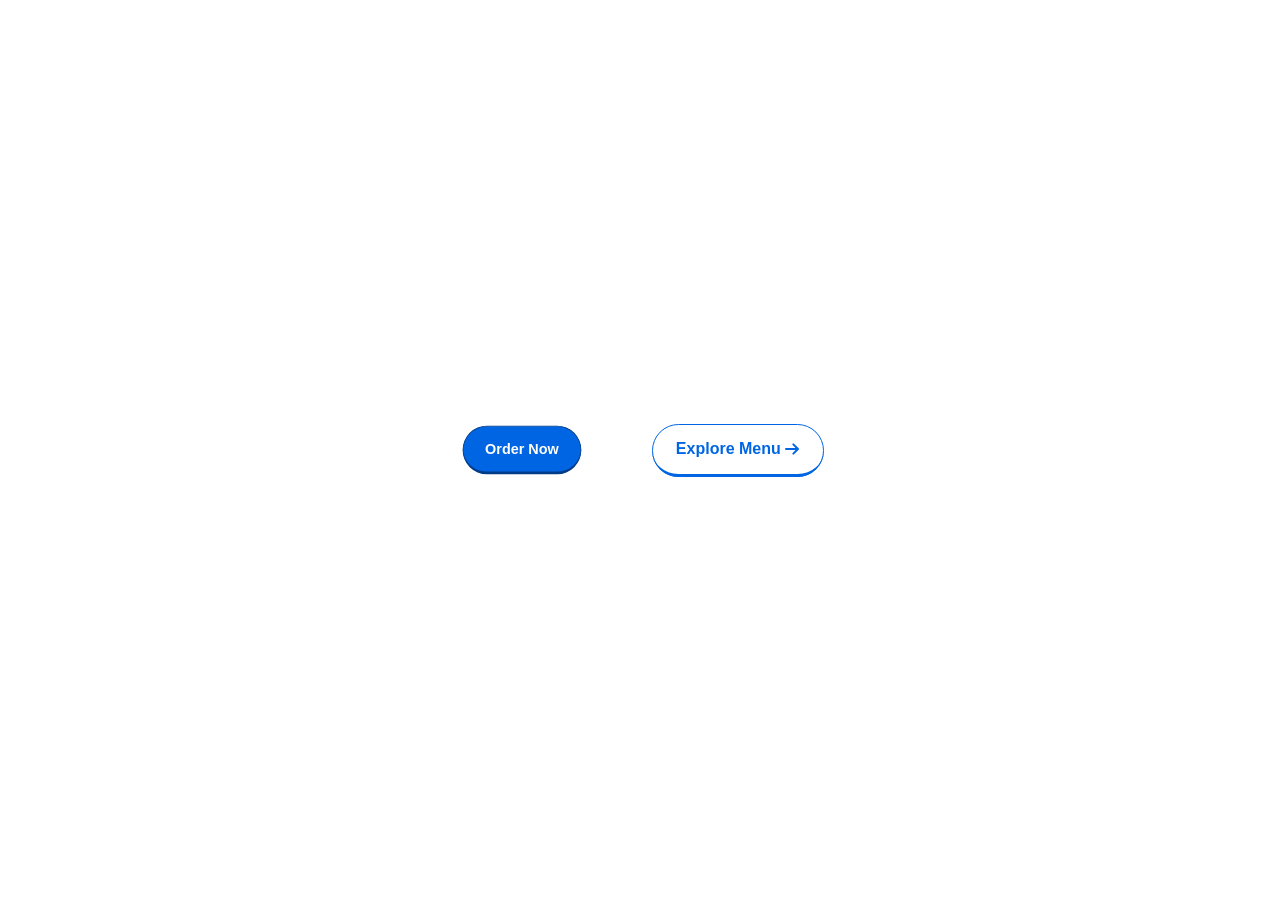
<file: lab/comp.html>
<!DOCTYPE html>
<html lang="en">
<head>
    <meta charset="UTF-8">
    <meta name="viewport" content="width=device-width, initial-scale=1.0">
    <title>Document</title>
    <link rel="stylesheet" href="comp.css">
</head>
<body>
    <div class="cont">
        <button class="primary-btn">
                Order Now
        </button>

         <button class="btn-outline">
                        Explore Menu 
                        <svg style="width:16px; height:16px;" fill="none" stroke="currentColor" stroke-width="3" viewBox="0 0 24 24"><path stroke-linecap="round" stroke-linejoin="round" d="M14 5l7 7m0 0l-7 7m7-7H3"></path></svg>
        </button>
    </div>
</body>
</html>
</file>
<file: styles/main.css>
/* CSS Variables & Design Tokens */
:root {
    --primary-blue: #0065E3;
    --secondary-yellow: #FFEC00;
    --tertiary-orange: #FFB300;
    --hero-text-main: #003C87;
    --hero-text-highlight: #0065E3;
    --hero-desc: #003C87;
    --yellow-chip-text: #805300;
    --yellow-chip-bg: #FFEC00;
    --yellow-chip-stroke: #E0C400;
    --blue-chip-text: #0065E3;
    --blue-chip-bg: #FFFFFF;
    --blue-chip-stroke: #0065E3;
    --card-name: #2F3843;
    --card-desc: #7C8898;
    --white: #FFFFFF;
    --neutral-900: #171717;
    --neutral-600: #525252;
    --neutral-300: #D4D4D4;
    --yellow-gradient: linear-gradient(135deg, #FFF8C5 0%, #F9EFA2 100%);
    --blue-gradient: linear-gradient(135deg, #DFEEFF 0%, #CBE3FF 100%);
}

* {
    box-sizing: border-box;
    margin: 0;
    padding: 0;
}

body {
    background-color: var(--white);
    font-family: 'Poppins', sans-serif;
    width: 100%;
    overflow-x: hidden;
}


/*Header Nav*/

/* Fixed Shoutout Top Bar */
.shoutout-bar {
    width: 100%;
    background-color: var(--primary-blue);
    color: var(--white);
    text-align: center;
    padding: 0.2rem 1rem;
    font-family: 'Poppins', sans-serif;
    font-size: 0.8rem;
    font-weight: 500;
    letter-spacing: 0.01em;
    text-shadow: 1px 1px 0px var(--hero-desc);
}

/* Sticky Navbar Header - positioned directly below the fixed shoutout bar */
/* Slimmer Navbar Header */
.navbar-header {
    width: 100%;
    margin: 0 auto;
    padding: 0.2rem 10rem; /* Further reduced vertical padding */
    display: flex;
    justify-content: space-between;
    align-items: center;
    background: var(--secondary-yellow);
    border: 1px solid #E0C400;
    box-shadow: 0 2px 4px -1px rgba(0, 0, 0, 0.05);
    position: sticky;
    top: 1rem; /* Fits right under the fixed shoutout bar */
    z-index: 1001;
}

/* Logo Slot Styling */

.nav-logo-slot {
    display: flex;
    align-items: center;
    max-width:150px;
}

.nav-logo-slot svg {
    height: auto;
}

/* Nav Links */
.nav-links {
    display: none;
    align-items: center;
    gap: 32px;
}

@media(min-width: 768px) {
    .nav-links {
        display: flex;
    }
}

.nav-links a {
    font-family: 'Poppins', sans-serif;
    font-size: 0.9375rem;
    font-weight: 500;
    color: var(--yellow-chip-text);
    text-decoration: none;
    transition: color 0.2s ease;
}

.nav-links a:hover {
    color: var(--primary-blue);
}

/* Navbar Action Button */
.nav-action {
    display: flex;
    align-items: center;
}

.nav-cta-btn {
    padding: 0.6rem 1.25rem;
    font-size: 0.875rem;
    scale: 0.8;
    text-decoration: none;
}
/* Outer Container */
.page-container {
    width: 100%;
    display: flex;
    flex-direction: column;
    align-items: center;
    padding: 16px 0;
    background-color: var(--white);
}

.dummy-section{
    width: 100%;
    height: 16px;
}

/* Hero Section */
.hero-section {
    width: 98%;
    background: var(--yellow-gradient);
    border-radius: 1rem;
    padding: 0rem;
    display: flex;
    flex-direction: column;
    gap: 32px;
    box-shadow: 0 1px 3px rgba(0,0,0,0.05);
    border: 1px solid #FEF08A;
}

.hero-header {
    display: flex;
    flex-direction: column;
    align-items: center;
    text-align: center;
    gap: 8px; /* General tight spacing for badge and buttons */
    padding-top: 2rem;
}

.badge-yellow {
    background-color: var(--yellow-chip-bg);
    border: 1px solid var(--yellow-chip-stroke);
    padding: 4px 16px;
    border-radius: 9999px;
    font-size: 0.75rem;
    font-weight: 600;
    letter-spacing: 0.05em;
    color: var(--yellow-chip-text);
    text-transform: uppercase;
}

.hero-title {
    font-family: 'Boldonse', sans-serif;
    font-size: 3rem;
    letter-spacing: 0.02em;
    color: var(--hero-text-main);
    width: 100%;
    margin-bottom: -8px; /* Pulls the description closer to the title */
}

.hero-title span {
    color: var(--hero-text-highlight);
}

.hero-description {
    color: var(--hero-desc);
    font-size: 1.5rem;
    font-weight: 500;
    width: 100%;
}
.hero-actions {
    display: flex;
    flex-wrap: wrap;
    align-items: center;
    justify-content: center;
    gap: 16px;
    margin-top: 8px;
}

.btn-primary {
    display: flex;
    justify-content: center;
    align-items: center;
    gap: 0.2rem;
    padding: 1rem 1.5rem;
    background-color: #0065E3;
    background: #0065E3;
    color: #fff;
    outline: 2px solid #003C87;
    outline-offset: -1px;
    border: none;
    border-bottom: 0.3rem solid #003C87;
    transition: 0.3s ease;
    border-radius: 6rem;
    font-size: 1rem;
    font-weight: 700;
    cursor: pointer;
    font-family: 'Poppins', sans-serif;
}


.btn-primary:hover {
    outline: 2px solid #0065E3;
    background: #0065E3;
    text-shadow: 2px 2px 0px rgba(0,60,135,0.46);
    border-bottom: 0.3rem solid transparent;
    transform: translateY(1.5px);
    transition: 0.1s ease;
    gap:0.3rem;
    padding: 1rem 1.45rem;
}

.btn-primary:hover svg {
    /* transform: translate(2px, -2px); */
    /* Applies the exact same shadow effect as the text using drop-shadow */
    filter: drop-shadow(2px 2px 0px rgba(0,60,135,0.46));
}

.btn-outline {
    display: flex;
    justify-content: center;
    align-items: center;
    gap: 0.2rem;
    padding: 1rem 1.5rem;
    background-color:white;
    background: white;
    color: #0065E3;
    outline: 2px solid #0065E3;
    outline-offset: -1px;
    border: none;
    border-bottom: 0.3rem solid #0065E3;
    transition: 0.3s ease;
    border-radius: 6rem;
    font-size: 1rem;
    font-weight: 700;
    cursor: pointer;
    font-family: 'Poppins', sans-serif;
}


.btn-outline:hover {
    outline: 2px solid #0065E3;
    background: #fff460;
    /* text-shadow: 1px 1px 0px rgba(177, 177, 177, 0.46); */
    border-bottom: 0.3rem solid transparent;
    transform: translateY(1.5px);
    transition: 0.1s ease;
    gap:0.3rem;
    padding: 1rem 1.45rem;
}

/* Carousel Area */
.carousel-wrapper-outer {
    width: 100%;
    display: flex;
    flex-direction: column;
    align-items: center;
    gap: 16px;
    position: relative;
}

.carousel-dots {
    display: flex;
    align-items: center;
    gap: 8px;
    z-index: 10;
}

.dot {
    height: 8px;
    border-radius: 9999px;
    border: none;
    cursor: pointer;
    transition: all 0.3s ease;
    background-color: var(--neutral-300);
}

.dot.active {
    width: 32px;
    background-color: var(--primary-blue);
}

.dot.inactive {
    width: 8px;
}

.carousel-container {
    width: 100%;
    position: relative;
    overflow: hidden;
    border-radius: 1rem;
    /* box-shadow: 0 20px 25px -5px rgba(0, 0, 0, 0.1); */
    aspect-ratio: 16/4;
}

@media(min-width: 768px) {
    .carousel-container {
        aspect-ratio: 16/4;
    }
}

.carousel-slides {
    width: 100%;
    height: 100%;
    display: flex;
    transition: transform 0.7s cubic-bezier(0.4, 0, 0.2, 1);
}

.slide {
    width: 100%;
    height: 100%;
    flex-shrink: 0;
    position: relative;
}

.slide img {
    width: 100%;
    height: 100%;
    object-fit: cover;
}

/* Infinite Marquee */
.marquee-section {
    width: 100%;
    background-color: var(--white);
    overflow: hidden;
    padding: 16px 0;
    /* box-shadow: inset 0 2px 4px rgba(0,0,0,0.1); */
}

@keyframes marquee {
    0% { transform: translateX(0%); }
    100% { transform: translateX(-50%); }
}

.animate-marquee {
    display: flex;
    width: max-content;
    animation: marquee 25s linear infinite;
    gap: 2rem;
}

.animate-marquee:hover {
    animation-play-state: paused;
}

.marquee-track {
    display: inline-flex;
    align-items: center;
    gap: 2rem; 
    animation: scrollMarquee 25s linear infinite;
}

.marquee-item {
    font-family: 'Boldonse', sans-serif;
    font-size: 1.25rem;
    font-weight: 600;
    color: var(--primary-blue); /* Changed from var(--hero-text-main) to white for contrast */
    display: inline-flex;
    align-items: center;
}

.marquee-item:hover {
        color: var(--hero-desc) !important;
}

.marquee-icon {
    display: inline-flex;
    align-items: center;
    justify-content: center;
    vertical-align: middle;
}

/* Products Section */
.products-section {
    width: 98%;
    background: var(--blue-gradient);
    border-radius: 1rem;
    padding: 32px;
    display: flex;
    flex-direction: column;
    align-items: center;
    gap: 1rem;
    box-shadow: 0 1px 3px rgba(0,0,0,0.05);
    border: 1px solid #BFDBFE;
}

.products-header {
    display: flex;
    flex-direction: column;
    align-items: center;
    text-align: center;
    gap: 1rem;
    padding-top: 0.5rem;
}

.badge-blue {
    background-color: var(--blue-chip-bg);
    border: 1px solid var(--blue-chip-stroke);
    padding: 4px 16px;
    border-radius: 9999px;
    font-size: 0.75rem;
    font-weight: 600;
    letter-spacing: 0.05em;
    color: var(--blue-chip-text);
    text-transform: uppercase;
}

.products-title {
    font-family: 'Boldonse', sans-serif;
    font-size: 2rem;
    letter-spacing: 0.02em;
    color: var(--hero-desc);
} 

.products-title span {
    color: var(--primary-blue);
}

/* Cards Grid */
.cards-grid {
    display: flex;
    justify-content: center;
    align-items: flex-end;
    gap: 2rem;
}

.product-card-chip-wrapper{
    background-color: var(--secondary-yellow);
    columns: var(--yellow-chip-text);
    display: flex;
    justify-content: center;
    align-items: center;
    flex-direction: column;
    border-radius: 1.5rem;
     transition: 0.5s;
}

.product-card-chip-wrapper:hover{
     transform: translateY(-16px);
     transition: 0.5s;
      box-shadow: 2px 16px 35px -8px rgba(0,0,0,0.09);
-webkit-box-shadow: 2px 16px 35px -8px rgba(0,0,0,0.09);
-moz-box-shadow: 2px 16px 35px -8px rgba(0,0,0,0.09);
}

.product-card-chip{
    font-size: 0.8rem;
    padding: 0.1rem 0rem;
    color: var(--yellow-chip-text);
    font-weight: 600;
    transition: 0.5s;
}

.product-card{
    width: 300px;
display: flex;
justify-content: center;
align-items: center;
gap: 0rem;
flex-direction: column;
background: white;
padding: 0rem;
border-radius: 1rem;
border: 1px solid #f3f3f3;
transition: 0.5s;
}

.product-card:hover{    
    transform: translateY(-16px);
    transition: 0.5s;
    box-shadow: 2px 16px 35px -8px rgba(0,0,0,0.09);
-webkit-box-shadow: 2px 16px 35px -8px rgba(0,0,0,0.09);
-moz-box-shadow: 2px 16px 35px -8px rgba(0,0,0,0.09);
border: 1px solid #fff;
/* border: 1px solid var(--primary-blue);
border-bottom: 0.3rem solid var(--primary-blue); */
}

.product-card2:hover{
     transform: translateY(0px);
      box-shadow: 2px 16px 35px -8px rgba(0,0,0,0.0);
-webkit-box-shadow: 2px 16px 35px -8px rgba(0,0,0,0.0);
-moz-box-shadow: 2px 16px 35px -8px rgba(0,0,0,0.0);
}

.product-card-img{
    width:100%;
    height: 225px;
    object-fit: cover;
    scale: 1;
    border-radius: 1rem;
    transition: 0.5s;
}

.product-card:hover .product-card-img{
    scale: 0.95;
    transition: 0.5s;
}


.product-card:hover .btn-primary{
    outline: 2px solid #0065E3;
    background: #0065E3;
    text-shadow: 2px 2px 0px rgba(0,60,135,0.46);
    border-bottom: 0.3rem solid transparent;
    transform: translateY(1.5px);
    transition: 0.1s ease;
    gap:0.3rem;
    padding: 1rem 1.45rem;
}

.product-card-content{
    display: flex;
    justify-content: center;
    align-items: flex-start;
    flex-direction: column;
    gap: 0.5rem;
    padding: 1rem;
}

.product-name {
    font-family: 'Poppins', sans-serif;
    font-size: 1.5rem;       /* 20px */
    font-weight: 600;         /* Bold */
    color: var(--card-name, #2F3843);
    letter-spacing: -0.01em;
    line-height: 1;
}

.product-desc {
    font-family: 'Poppins', sans-serif;
    font-size: 0.875rem;      /* 14px */
    font-weight: 400;         /* Regular */
    color: var(--card-desc, #7C8898);
}



.product-card-btn{
    margin-top: 0.5rem;
    width: 100%;
}

/* Size Selector Chips - Three States */
.size-selector {
    display: flex;
    align-items: center;
    gap: 8px;
    margin-bottom:0px; /* Reduced from 24px to bring the button closer to the chips */
}

.weight-chip {
    border-radius: 9999px;
    font-size: 0.75rem;
    font-weight: 500;
    padding: 6px 14px;
    cursor: pointer;
    display: flex;
    align-items: center;
    gap: 4px;
    transition: all 0.2s ease;
    font-family: 'Poppins', sans-serif;
}

/* 1. Normal State (White background with blue outline/text) */
.weight-chip.inactive {
    border: 1px solid var(--primary-blue);
    background-color: var(--white);
    color: var(--primary-blue);
}

/* 2. Hover State (Yellow background with blue outline/text) */
.weight-chip.inactive:hover {
    border: 1px solid var(--primary-blue);
    background-color: var(--secondary-yellow);
    color: var(--hero-text-main);
}

/* 3. Clicked/Active State (Solid Blue background with white text) */
.weight-chip.active {
    border: 1px solid var(--primary-blue);
    background-color: var(--primary-blue);
    color: var(--white);
}

/* Celebration Box Section */
.celebration-section {
    width: 98%;
    background: var(--yellow-gradient); /* Or your preferred background tint matching the design */
    border-radius: 1rem;
    padding: 32px;
    display: flex;
    flex-direction: column;
    align-items: center;
    gap: 3rem;
    margin: 1rem 0;
    box-shadow: 0 1px 3px rgba(0,0,0,0.05);
    border: 1px solid #FEF08A;
}

.celebration-container {
    width: 90%;
    display: flex;
    justify-content: center;
    align-items: center;
    gap: 1rem;
}

/* Left Column Card */
.celebration-card {
    background-color: var(--white);
    border-radius: 24px;
    padding: 2.5rem;
    box-shadow: 0 4px 6px -1px rgba(0, 0, 0, 0.1);
    display: flex;
    flex-direction: column;
    gap: 1.5rem;
}

.box-size-label {
    font-weight: 600;
    font-size: 0.875rem;
    color: var(--card-name);
    margin-bottom: 0.5rem;
    display: block;
}

/* Textarea styling */
.note-container {
    width: 100%;
    margin-top: 1rem;
}

.celebration-textarea {
    width: 100%;
    height: 110px;
    padding: 1rem;
    border-radius: 12px;
    border: 1px solid var(--neutral-300);
    font-family: 'Poppins', sans-serif;
    font-size: 0.8125rem;
    color: var(--neutral-900);
    resize: none;
    outline: none;
    transition: border-color 0.2s ease;
}

.celebration-textarea:focus {
    border-color: var(--primary-blue);
}

.celebration-textarea::placeholder {
    color: var(--card-desc);
}

/* Right Column Gallery Grid - Matched to Reference */
.celebration-gallery {
    width: 100%;
    display: grid;
    grid-template-columns: repeat(3, 1fr);
    grid-template-rows: repeat(2, 205px);
    gap: 16px;
    grid-template-areas:
        "gallery1 gallery1 gallery2"
        "gallery3 gallery4 gallery4";
}

.gallery-item {
    border-radius: 16px;
    overflow: hidden;
    box-shadow: 0 4px 6px rgba(0,0,0,0.08);
}

.gallery-item1 {
    grid-area: gallery1;
}

.gallery-item2 {
    grid-area: gallery2; /* Top-right wide/standard image */
}

.gallery-item3 {
    grid-area: gallery3; /* Bottom-left image */
}

.gallery-item4 {
    grid-area: gallery4; /* Bottom-right image */
}

.gallery-item img {
    width: 100%;
    height: 100%;
    object-fit: cover;
    transition: transform 0.4s ease;
}

.gallery-item:hover img {
    transform: scale(1.04);
}


/*Review Section*/
/* Reviews Section */
.reviews-section {
    width: 98%;
    background: var(--blue-gradient);
    border-radius: 1rem;
    padding: 48px 32px;
    box-shadow: 0 1px 3px rgba(0,0,0,0.05);
    border: 1px solid #BFDBFE;
    overflow: hidden;
}

.reviews-container {
    width: 90%;
    display: grid;
    grid-template-columns: 1fr;
    gap: 3rem;
    align-items: center;
    max-width: 1300px;
    margin: 0 auto;
}

@media(min-width: 992px) {
    .reviews-container {
        grid-template-columns: 0.8fr 1.2fr;
    }
}

/* Left Content Area */
.reviews-left {
    display: flex;
    flex-direction: column;
    align-items: flex-start;
    gap: 1rem;
    text-align: left;
}

.reviews-title {
    font-family: 'Boldonse', sans-serif;
    font-size: 2.25rem;
    letter-spacing: 0.02em;
    color: var(--hero-desc);
    line-height: 1.5;
}

.reviews-title span {
    color: var(--primary-blue);
}

.reviews-description {
    color: var(--card-desc);
    font-size: 1rem;
    line-height: 1.5;
    margin-bottom: 0.5rem;
}

/* Right Infinite Horizontal Scrolling Area */
.reviews-right-wrapper {
    width: 100%;
    overflow: hidden;
    padding: 1rem 0rem;
    position: relative;
    mask-image: linear-gradient(to right, transparent, black 10%, black 90%, transparent);
    -webkit-mask-image: linear-gradient(to right, transparent, black 10%, black 90%, transparent);
}

@keyframes scrollReviews {
    0% { transform: translateX(0); }
    100% { transform: translateX(-100%); }
}

.reviews-marquee {
    display: flex;
    width: max-content;
    gap: 24px;
    animation: scrollReviews 30s linear infinite;
}

.reviews-marquee:hover {
    animation-play-state: paused;
}

.reviews-track {
    display: flex;
    gap: 24px;
}

/* Individual Review Card */
.review-card {
    background-color: var(--white);
    border-radius: 20px;
    padding: 24px;
    width: 300px;
    flex-shrink: 0;
    box-shadow: 0 10px 15px -3px rgba(0, 0, 0, 0.05);
    display: flex;
    flex-direction: column;
    justify-content: space-between;
    gap: 16px;
    border: 1px solid rgba(0, 101, 227, 0.08);
    transition: transform 0.3s ease;
}

.review-card:hover {
    transform: translateY(-5px);
}

.review-stars {
    font-size: 1rem;
    letter-spacing: 2px;
}

.review-text {
    font-size: 0.875rem;
    color: var(--card-name);
    line-height: 1.6;
    font-style: italic;
}

.review-author {
    font-size: 0.8125rem;
    font-weight: 600;
    color: var(--primary-blue);
    text-align: right;
}


/*How we works*/
/* How It Works Section */
.process-section {
    width: 98%;
    background: var(--blue-gradient);
    border-radius: 1rem;
    padding: 48px 32px;
    margin-top: 1rem;
    box-shadow: 0 1px 3px rgba(0,0,0,0.05);
    border: 1px solid #BFDBFE;
    display: flex;
    flex-direction: column;
    align-items: center;
    gap: 3rem;
}

.process-grid {
    width: 90%;
    display: grid;
    grid-template-columns: 1fr;
    gap: 1rem;
    max-width: 1200px;
}

@media(min-width: 768px) {
    .process-grid {
        grid-template-columns: repeat(3, 1fr);
    }
}

/* Process Card Styling */
.process-card {
    background-color: var(--white);
    border-radius: 24px;
    padding: 2.5rem 2rem;
    box-shadow: 0 4px 6px -1px rgba(0, 0, 0, 0.05);
    display: flex;
    flex-direction: column;
    align-items: flex-start;
    gap: 1rem;
    transition: transform 0.3s ease, box-shadow 0.3s ease, border-color 0.3s ease;
    border: 1px solid transparent;
    position: relative;
    overflow: hidden;
}

.process-card:hover {
    transform: translateY(-8px);
    box-shadow: 0 20px 25px -5px rgba(0, 0, 0, 0.1);
    border-color: var(--primary-blue);
    border-bottom: 0.3rem solid var(--primary-blue) ;
}

/* Number Badge */
.process-number {
    font-family: 'Boldonse', sans-serif;
    font-size: 2.5rem;
    color: rgba(0, 101, 227, 0.15);
    line-height: 1;
    margin-bottom: 0.5rem;
    transition: color 0.3s ease;
}

.process-card:hover .process-number {
    color: var(--primary-blue);
}

.process-title {
    font-family: 'Poppins', sans-serif;
    font-size: 1.25rem;
    font-weight: 700;
    color: var(--card-name);
}

.process-desc {
    font-family: 'Poppins', sans-serif;
    font-size: 0.875rem;
    font-weight: 400;
    color: var(--card-desc);
    line-height: 1.6;
}


/*Reels Section*/ 

/* Social Reels Marquee Section */
.social-reels-section {
    width: 98%;
    background: var(--yellow-gradient);
    border-radius: 1rem;
    padding: 48px 16px;
    margin-top: 1rem;
    box-shadow: 0 1px 3px rgba(0,0,0,0.05);
    border: 1px solid #FEF08A;
    display: flex;
    flex-direction: column;
    align-items: center;
    gap: 0.5rem;
    overflow: hidden;
}

/* Infinite Marquee Wrapper with Top & Bottom Padding */
.reels-marquee-wrapper {
    width: 80%;
    overflow: hidden;
    position: relative;
    padding: 24px 0;
    mask-image: linear-gradient(to right, transparent, black 10%, black 90%, transparent);
    -webkit-mask-image: linear-gradient(to right, transparent, black 10%, black 90%, transparent);
}

@keyframes scrollReelsHorizontal {
    0% { transform: translateX(-50%); }
    100% { transform: translateX(0); }
}

.reels-marquee-track {
    display: flex;
    width: max-content;
    gap: 24px;
    animation: scrollReelsHorizontal 25s linear infinite;
}

/* Pause animation on hover */
.reels-marquee-track:hover {
    animation-play-state: paused;
}

.reels-group {
    display: flex;
    gap: 24px;
}

/* Individual Clickable Reel Card */
.reel-item {
    width: 220px;
    height: 380px;
    background: #000;
    border-radius: 20px;
    overflow: hidden;
    flex-shrink: 0;
    box-shadow: 0 10px 20px rgba(0,0,0,0.1);
    transition: transform 0.3s ease, box-shadow 0.3s ease;
    display: block;
    cursor: pointer;
    position: relative;
}

.reel-item:hover {
    transform: translateY(-8px);
    box-shadow: 0 15px 25px rgba(0,101,227,0.2);
}

.reel-video {
    width: 100%;
    height: 100%;
    object-fit: cover;
    pointer-events: none;
}

/* Bottom Horizontal Social Buttons */
.social-buttons-bottom {
    display: flex;
    flex-wrap: wrap;
    justify-content: center;
    align-items: center;
    gap: 16px;
    margin-top: 0.5rem;
}

/* Popup Modal Styles */
.reel-modal-overlay {
    position: fixed;
    top: 0;
    left: 0;
    width: 100%;
    height: 100%;
    background: rgba(0, 0, 0, 0.75);
    backdrop-filter: blur(8px);
    display: flex;
    justify-content: center;
    align-items: center;
    z-index: 1000;
    opacity: 0;
    visibility: hidden;
    transition: opacity 0.3s ease, visibility 0.3s ease;
}

.reel-modal-overlay.active {
    opacity: 1;
    visibility: visible;
}

.reel-modal-content {
    position: relative;
    width: 90%;
    max-width: 360px;
    background: #000;
    border-radius: 24px;
    overflow: hidden;
    box-shadow: 0 25px 50px -12px rgba(0, 0, 0, 0.5);
    display: flex;
    flex-direction: column;
    align-items: center;
    transform: scale(0.9);
    transition: transform 0.3s cubic-bezier(0.2, 0.8, 0.2, 1);
}

.reel-modal-overlay.active .reel-modal-content {
    transform: scale(1);
}

.reel-modal-video {
    width: 100%;
    max-height: 500px;
    object-fit: cover;
    display: block;
}

.reel-modal-close {
    position: absolute;
    top: 16px;
    right: 16px;
    background: rgba(0, 0, 0, 0.6);
    color: #fff;
    border: none;
    width: 36px;
    height: 36px;
    border-radius: 50%;
    font-size: 1.5rem;
    display: flex;
    justify-content: center;
    align-items: center;
    cursor: pointer;
    z-index: 10;
    transition: background 0.2s ease;
}

.reel-modal-close:hover {
    background: rgba(0, 0, 0, 0.9);
}

.reel-modal-actions {
    padding: 16px;
    width: 100%;
    background: var(--white);
    text-align: center;
}

.reel-modal-actions a {
    width: 100%;
    justify-content: center;
    text-decoration: none;
}

.social-hyperlink{
    text-decoration: none !important;
}



/* Final CTA Section */


.cta-section {
    width: 98%;
    background: var(--yellow-gradient);
    border-radius: 1rem;
    padding: 64px 24px;
    margin-top:1rem;
    box-shadow: 0 4px 6px -1px rgba(0, 0, 0, 0.05);
    border: 1px solid #FEF08A;
    text-align: center;
    display: flex;
    justify-content: center;
    align-items: center;
}

.cta-container {
    max-width: 800px;
    margin: 0 auto;
    display: flex;
    flex-direction: column;
    align-items: center;
    gap: 1.25rem;
}

.cta-title {
    font-family: 'Boldonse', sans-serif;
    font-size: 2.5rem;
    letter-spacing: 0.02em;
    color: var(--hero-text-main);
    line-height: 1.2;
}

.cta-title span {
    color: var(--primary-blue);
}

.cta-description {
    font-family: 'Poppins', sans-serif;
    font-size: 1rem;
    color: var(--hero-desc);
    line-height: 1.6;
    max-width: 600px;
    margin-bottom: 0.5rem;
}

.cta-actions {
    display: flex;
    flex-wrap: wrap;
    justify-content: center;
    gap: 16px;
    width: 100%;
}

.cta-actions a {
    text-decoration: none !important;
}

/* Footer Section */
/* Footer Section */
.footer-section {
    width: 98%;
    background: var(--primary-blue); /* Deep dark blue for high contrast footer */
    color: #FFFFFF;
    border-radius: 1rem;
    padding: 56px 32px 24px 32px;
    margin:1rem 0px 0px 0px;
    display: flex;
    flex-direction: column;
    gap: 3rem;
}

.footer-container {
    max-width: 1200px;
    margin: 0 auto;
    width: 80%;
    display: grid;
    grid-template-columns: 1fr;
    gap: 2.5rem;
}

@media(min-width: 768px) {
    .footer-container {
        grid-template-columns: 1.5fr 1fr 1.2fr;
    }
}

/* Logo Slot Styling */
.footer-logo-slot {
    display: flex;
    align-items: center;
    margin-bottom: 0.75rem;
    max-width: 100px; /* Adjust width constraint for your SVG logo as needed */
}

.footer-logo-slot svg {
    width: 100%;
    height: auto;
}

.footer-tagline, .footer-contact p {
    font-family: 'Poppins', sans-serif;
    font-size: 0.875rem;
    color: rgba(255, 255, 255, 1);
    line-height: 1.6;
}

.footer-links h4, .footer-contact h4 {
    font-family: 'Poppins', sans-serif;
    font-size: 1rem;
    font-weight: 600;
    margin-bottom: 1rem;
    color: var(--secondary-yellow);
}

.footer-links {
    display: flex;
    flex-direction: column;
    gap: 0.75rem;
}

.footer-links a, .footer-social-link {
    font-family: 'Poppins', sans-serif;
    font-size: 0.875rem;
    color: rgba(255, 255, 255, 1);
    text-decoration: none;
    transition: color 0.2s ease;
}

.footer-links a:hover, .footer-social-link:hover {
    color: var(--secondary-yellow);
}

.footer-contact {
    display: flex;
    flex-direction: column;
    gap: 0.5rem;
}

.footer-bottom {
    max-width: 1200px;
    margin: 0 auto;
    width: 100%;
    border-top: 1px solid rgba(255, 255, 255, 0.3);
    padding-top: 20px;
    text-align: center;
}

.footer-bottom p {
    font-family: 'Poppins', sans-serif;
    font-size: 0.75rem;
    color: rgba(255, 255, 255, 1);
}



/*ABOUT SECTION STARTS HERE*/




/* Founder Section (Yellow Background Theme) */
.founder-section {
    width: 98%;
    background: var(--yellow-gradient); /* Warm yellow gradient matching hero & celebration */
    border-radius: 1rem;
    padding: 56px 32px;
    box-shadow: 0 1px 3px rgba(0,0,0,0.05);
    border: 1px solid #FEF08A; /* Soft yellow border */
    display: flex;
    justify-content: center;
    align-items: center;
}

.founder-container {
    max-width: 1200px;
    width: 90%;
    margin: 0 auto;
    display: grid;
    grid-template-columns: 1fr;
    gap: 3rem;
    align-items: center;
}

@media(min-width: 992px) {
    .founder-container {
        grid-template-columns: 1.2fr 1fr; /* Left text wider, right image balanced */
    }
}

.founder-content {
    display: flex;
    flex-direction: column;
    align-items: flex-start;
    gap: 1.25rem;
    text-align: left;
}

.founder-title {
    font-family: 'Boldonse', sans-serif;
    font-size: 2.25rem;
    letter-spacing: 0.02em;
    color: var(--hero-text-main); /* Deep blue text for high contrast on yellow */
    line-height: 1.3;
}

.founder-title span {
    color: var(--primary-blue);
}

.founder-text {
    font-family: 'Poppins', sans-serif;
    font-size: 0.95rem;
    color: var(--hero-desc); /* Readable dark blue-gray text on yellow */
    line-height: 1.7;
}

.founder-signature {
    margin-top: 0.5rem;
}

.founder-signature h4 {
    font-family: 'Boldonse', sans-serif;
    font-size: 1rem;
    color: var(--primary-blue);
    letter-spacing: 0.02em;
}

/* Founder Image Wrapper */
.founder-image-wrapper {
    width: 100%;
    display: flex;
    justify-content: center;
    align-items: center;
    border-radius: 20px;
    overflow: hidden;
    box-shadow: 0 15px 30px -5px rgba(0, 60, 135, 0.12);
    border: 3px solid var(--white);
}

.founder-img {
    width: 100%;
    height: 400px;
    object-fit: cover;
    transition: transform 0.5s ease;
}

.founder-image-wrapper:hover .founder-img {
    transform: scale(1.03);
}


/* About the Brand Section (Blue Background Theme) */
.brand-story-section {
    width: 98%;
    background: var(--blue-gradient); /* Rich blue gradient matching menu & reviews */
    border-radius: 1rem;
    padding: 56px 32px;
    margin-top: 1rem;
    box-shadow: 0 1px 3px rgba(0,0,0,0.05);
    border: 1px solid #BFDBFE; /* Soft blue border */
    display: flex;
    justify-content: center;
    align-items: center;
}

.brand-story-container {
    max-width: 1200px;
    width: 90%;
    margin: 0 auto;
    display: grid;
    grid-template-columns: 1fr;
    gap: 3rem;
    align-items: center;
}

@media(min-width: 992px) {
    .brand-story-container {
        grid-template-columns: 1fr 1.2fr; /* Left brand SVG slot, right text wider */
    }
}

/* Brand SVG Image Slot */
.brand-image-slot {
    width: 100%;
    height: 380px;
}

.brand-image-slot svg {
    width: 100%;
    height: 100%;
    object-fit: contain;
}

.brand-content {
    display: flex;
    flex-direction: column;
    align-items: flex-start;
    gap: 1.25rem;
    text-align: left;
}

.brand-title {
    font-family: 'Boldonse', sans-serif;
    font-size: 2.25rem;
    letter-spacing: 0.02em;
    color: var(--hero-desc); /* Deep blue-gray text */
    line-height: 1.3;
}

.brand-title span {
    color: var(--primary-blue);
}

.brand-text {
    font-family: 'Poppins', sans-serif;
    font-size: 0.95rem;
    color: var(--card-desc);
    line-height: 1.7;
}

/* Brand Section Statistics Cards Grid */
.brand-stats-grid {
    display: grid;
    grid-template-columns: repeat(1, 1fr);
    gap: 16px;
    width: 100%;
    margin-top: 1rem;
}

@media(min-width: 768px) {
    .brand-stats-grid {
        grid-template-columns: repeat(3, 1fr);
    }
}

/* Individual Stat Card with Yellow Background */
.brand-stat-card {
    background: var(--white);
    border: 1px solid var(--blue-chip-bg);
    border-radius: 16px;
    padding: 20px 16px;
    text-align: center;
    display: flex;
    flex-direction: column;
    justify-content: center;
    align-items: center;
    gap: 0.5rem;
   
    transition: transform 0.3s ease, box-shadow 0.3s ease;
}

.brand-stat-card:hover {
    transform: translateY(-4px);
    box-shadow: 0 8px 16px rgba(0, 60, 135, 0.08);
}

.brand-stat-number {
    font-family: 'Boldonse', sans-serif;
    font-size: 1.5rem;
    color: var(--hero-text-main);
    letter-spacing: 0.02em;
    line-height: 1.1;
}

.brand-stat-title {
    font-family: 'Poppins', sans-serif;
    font-size: 1rem;
    font-weight: 500;
    color: var(--primary-blue);
}

.brand-stat-desc {
    font-family: 'Poppins', sans-serif;
    font-size: 0.75rem;
    color: var(--hero-desc);
    opacity: 0.85;
    line-height: 1.4;
}



/*Gallery Section*/

/* Product Gallery Showcase Section (Yellow Background Theme) */
.gallery-showcase-section {
    width: 98%;
    background: var(--yellow-gradient);
    border-radius: 1rem;
    padding: 56px 32px;
    margin-bottom: 1rem;
    box-shadow: 0 1px 3px rgba(0,0,0,0.05);
    border: 1px solid #FEF08A;
    display: flex;
    justify-content: center;
    align-items: center;
}

.gallery-showcase-container {
    max-width: 1200px;
    width: 95%;
    margin: 0 auto;
    display: flex;
    flex-direction: column;
    align-items: center;
    gap: 2.5rem;
}

/* Filter Buttons Bar */
.gallery-filters {
    display: flex;
    flex-wrap: wrap;
    justify-content: center;
    gap: 12px;
    margin-bottom: 1rem;
}

.filter-btn {
    background-color: var(--white);
    border: 2px solid var(--yellow-chip-stroke);
    color: var(--yellow-chip-text);
    padding: 8px 20px;
    border-radius: 9999px;
    font-family: 'Poppins', sans-serif;
    font-size: 0.875rem;
    font-weight: 600;
    cursor: pointer;
    transition: all 0.25s ease;
    box-shadow: 0 2px 4px rgba(0,0,0,0.03);
}

.filter-btn:hover {
    background-color: var(--secondary-yellow);
    transform: translateY(-2px);
}

.filter-btn.active {
    background-color: var(--primary-blue);
    border-color: var(--primary-blue);
    color: var(--white);
    box-shadow: 0 4px 10px rgba(0, 101, 227, 0.2);
}

/* Gallery Responsive Grid */
.gallery-grid {
    width: 100%;
    display: grid;
    grid-template-columns: repeat(1, 1fr);
    gap: 20px;
}

@media(min-width: 640px) {
    .gallery-grid {
        grid-template-columns: repeat(2, 1fr);
    }
}

@media(min-width: 1024px) {
    .gallery-grid {
        grid-template-columns: repeat(4, 1fr);
    }
}

/* Individual Gallery Card Item */
.showcase-gallery-item {
    background: var(--white);
    border-radius: 18px;
    overflow: hidden;
    box-shadow: 0 8px 20px rgba(0, 60, 135, 0.08);
    border: 1px solid rgba(224, 196, 0, 0.3);
    display: flex;
    flex-direction: column;
    transition: transform 0.3s cubic-bezier(0.2, 0.8, 0.2, 1), box-shadow 0.3s ease;
    animation: fadeInScale 0.4s ease forwards;
}

.showcase-gallery-item:hover {
    transform: translateY(-6px);
    box-shadow: 0 14px 28px rgba(0, 60, 135, 0.15);
}

.showcase-img-wrap {
    width: 100%;
    height: 240px;
    overflow: hidden;
    position: relative;
}

.showcase-img-wrap img {
    width: 100%;
    height: 100%;
    object-fit: cover;
    transition: transform 0.5s ease;
}

.showcase-gallery-item:hover .showcase-img-wrap img {
    transform: scale(1.06);
}

.showcase-badge {
    position: absolute;
    top: 12px;
    left: 12px;
    background: rgba(0, 101, 227, 0.85);
    backdrop-filter: blur(4px);
    color: var(--white);
    font-size: 0.7rem;
    font-weight: 600;
    padding: 4px 10px;
    border-radius: 9999px;
    text-transform: uppercase;
    letter-spacing: 0.04em;
}

.showcase-info {
    padding: 16px;
    display: flex;
    flex-direction: column;
    gap: 4px;
}

.showcase-title {
    font-family: 'Poppins', sans-serif;
    font-size: 1rem;
    font-weight: 600;
    color: var(--card-name);
}

.showcase-sub {
    font-family: 'Poppins', sans-serif;
    font-size: 0.75rem;
    color: var(--card-desc);
}

/* Load More Button Wrapper */
.gallery-action-container {
    margin-top: 1rem;
    display: flex;
    justify-content: center;
}

@keyframes fadeInScale {
    from {
        opacity: 0;
        transform: scale(0.96);
    }
    to {
        opacity: 1;
        transform: scale(1);
    }
}
</file>
<file: styles/responsive.css>
/* CSS Variables & Design Tokens */
:root {
    --primary-blue: #0065E3;
    --secondary-yellow: #FFEC00;
    --tertiary-orange: #FFB300;
    --hero-text-main: #003C87;
    --hero-text-highlight: #0065E3;
    --hero-desc: #003C87;
    --yellow-chip-text: #805300;
    --yellow-chip-bg: #FFEC00;
    --yellow-chip-stroke: #E0C400;
    --blue-chip-text: #0065E3;
    --blue-chip-bg: #FFFFFF;
    --blue-chip-stroke: #0065E3;
    --card-name: #2F3843;
    --card-desc: #7C8898;
    --white: #FFFFFF;
    --neutral-900: #171717;
    --neutral-600: #525252;
    --neutral-300: #D4D4D4;
    --yellow-gradient: linear-gradient(135deg, #FFF8C5 0%, #F9EFA2 100%);
    --blue-gradient: linear-gradient(135deg, #DFEEFF 0%, #CBE3FF 100%);
}

/* ==========================================================================
   SOUL SATISFIED - RESPONSIVE & MOBILE STYLESHEET
   ========================================================================== */

/* Tablet Breakpoint (768px and up) */
@media (min-width: 768px) {
    .nav-links {
        display: flex;
    }
    
    .process-grid {
        grid-template-columns: repeat(3, 1fr);
    }

    .footer-container {
        grid-template-columns: 1.5fr 1fr 1.2fr;
    }

    .brand-stats-grid {
        grid-template-columns: repeat(3, 1fr);
    }
}

/* Desktop / Large Screens (992px and up) */
@media (min-width: 992px) {
    .founder-container {
        grid-template-columns: 1.2fr 1fr;
    }

    .brand-story-container {
        grid-template-columns: 1fr 1.2fr;
    }

    .reviews-container {
        grid-template-columns: 0.8fr 1.2fr;
    }
}

/* Mobile & Small Tablet Optimizations (Under 992px) */
@media (max-width: 991px) {
    .navbar-header {
        padding: 0.2rem 2rem;
    }

    .cards-grid {
        flex-direction: column;
        align-items: center;
    }

    .celebration-container {
        flex-direction: column;
        width: 100%;
    }

    .celebration-gallery {
        grid-template-columns: repeat(2, 1fr);
        grid-template-rows: repeat(2, 180px);
        grid-template-areas:
            "gallery1 gallery2"
            "gallery3 gallery4";
    }
}

/* Small Mobile Screens (Under 576px) */
@media (max-width: 576px) {
    .shoutout-bar p {
        font-size: 0.7rem;
    }

    .navbar-header {
        padding: 0.2rem 1rem;
    }

    .hero-title {
        font-size: 2.25rem;
    }

    .hero-description {
        font-size: 1.1rem;
    }

    .founder-title, 
    .brand-title, 
    .reviews-title, 
    .cta-title {
        font-size: 1.75rem;
    }

    .celebration-gallery {
        grid-template-columns: 1fr;
        grid-template-rows: auto;
        grid-template-areas: none;
    }

    .gallery-item {
        height: 200px;
    }

    .footer-container {
        width: 90%;
        gap: 2rem;
    }
}



/* ==========================================================================
   HERO SECTION SOUL SATISFIED - INCREMENTAL RESPONSIVE STYLESHEET (SCALED FONTS & GAPS)
   ========================================================================== */

/* --------------------------------------------------------------------------
   1. BREAKPOINT: 320px to 520px (Small Mobile View)
   -------------------------------------------------------------------------- */
@media (min-width: 320px) and (max-width: 520px) {
    .shoutout-bar p {
        font-size: 0.65rem;
        padding: 0 0.5rem;
    }

    .navbar-header {
        padding: 0.2rem 0.75rem;
        top: 0.5rem;
    }

    .nav-links {
        display: none;
    }

    .hero-header {
        padding-top: 1.5rem;
        padding-left: 1rem;
        padding-right: 1rem;
    }

    /* Scaled down font size & tighter line-height for small mobile */
    .hero-title {
        font-size: 2.1rem;
        line-height: 1.5;
        margin-bottom: 0px;
    }

    .hero-description {
        font-size: 0.95rem;
        padding: 0 0.5rem;
    }

    .hero-actions {
        flex-direction: column;
        width: 100%;
        gap: 10px;
    }

    .hero-actions .btn-primary,
    .hero-actions .btn-outline {
        width: 100%;
    }

    .carousel-container {
        aspect-ratio: 4 / 3;
    }

    .cards-grid {
        flex-direction: column;
        align-items: center;
        gap: 1.5rem;
    }

    .product-card {
        width: 100%;
        max-width: 280px;
    }

    .celebration-container {
        flex-direction: column;
        width: 100%;
    }

    .celebration-card {
        padding: 1.5rem;
        width: 100%;
    }

    .celebration-gallery {
        grid-template-columns: 1fr;
        grid-template-rows: auto;
        grid-template-areas: none;
        width: 100%;
    }

    .gallery-item {
        height: 180px;
    }

    .footer-container {
        width: 92%;
        grid-template-columns: 1fr;
        gap: 2rem;
    }
}


/* --------------------------------------------------------------------------
   2. BREAKPOINT: 521px to 720px (Large Mobile / Small Tablet View)
   -------------------------------------------------------------------------- */
@media (min-width: 521px) and (max-width: 720px) {
    .navbar-header {
        padding: 0.2rem 1.5rem;
    }

    .nav-links {
        display: none;
    }

    /* Scaled up slightly from small mobile, but still compact */
    .hero-title {
        font-size: 2.6rem;
        line-height: 1.5;
        margin-bottom: 0px;
    }

    .hero-description {
        font-size: 1.15rem;
    }

    .carousel-container {
        aspect-ratio: 4 / 3;
    }

    .cards-grid {
        flex-direction: column;
        align-items: center;
        gap: 2rem;
    }

    .celebration-container {
        flex-direction: column;
        width: 95%;
    }

    .celebration-gallery {
        grid-template-columns: repeat(2, 1fr);
        grid-template-rows: repeat(2, 180px);
        grid-template-areas:
            "gallery1 gallery2"
            "gallery3 gallery4";
    }

    .footer-container {
        width: 88%;
        grid-template-columns: 1fr 1fr;
    }
}


/* --------------------------------------------------------------------------
   3. BREAKPOINT: 721px to 920px (Tablet / Compact View)
   -------------------------------------------------------------------------- */
@media (min-width: 721px) and (max-width: 920px) {
    .navbar-header {
        padding: 0.2rem 3rem;
    }

    .nav-links {
        display: flex;
        gap: 16px;
    }

    .nav-links a {
        font-size: 0.85rem;
    }

    /* Transitioning font size and line height upward for tablet screens */
    .hero-title {
        font-size: 3rem;
        line-height: 1.5;
    }

    .carousel-container {
        aspect-ratio: 16 / 6;
    }

    .cards-grid {
        flex-direction: row;
        flex-wrap: wrap;
        justify-content: center;
        gap: 1.5rem;
    }

    .celebration-container {
        flex-direction: row;
        width: 95%;
        gap: 1.5rem;
    }

    .celebration-gallery {
        grid-template-columns: repeat(2, 1fr);
        grid-template-rows: repeat(2, 190px);
    }

    .footer-container {
        width: 85%;
        grid-template-columns: 1.2fr 1fr;
    }
}


/* --------------------------------------------------------------------------
   4. BREAKPOINT: 921px to 1120px (Laptop / Standard View)
   -------------------------------------------------------------------------- */
@media (min-width: 921px) and (max-width: 1120px) {
    .navbar-header {
        padding: 0.2rem 6rem;
    }

    .nav-links {
        display: flex;
        gap: 24px;
    }

    .hero-title {
        font-size: 3.25rem;
        line-height: 1.5;
    }

    .carousel-container {
        aspect-ratio: 16 / 5;
    }

    .cards-grid {
        flex-direction: row;
        justify-content: center;
        gap: 2rem;
    }

    .celebration-container {
        flex-direction: row;
        width: 90%;
        gap: 2rem;
    }

    .celebration-gallery {
        grid-template-columns: repeat(3, 1fr);
        grid-template-rows: repeat(2, 205px);
        grid-template-areas:
            "gallery1 gallery1 gallery2"
            "gallery3 gallery4 gallery4";
    }

    .footer-container {
        width: 82%;
        grid-template-columns: 1.5fr 1fr 1.2fr;
    }
}


/* --------------------------------------------------------------------------
   5. BREAKPOINT: 1121px and Above (Ideal Desktop View)
   -------------------------------------------------------------------------- */
@media (min-width: 1121px) {
    .navbar-header {
        padding: 0.2rem 10rem;
    }

    .nav-links {
        display: flex;
        gap: 32px;
    }

    .hero-title {
        font-size: 3.5rem;
        line-height: 1.15;
    }

    .carousel-container {
        aspect-ratio: 16 / 4;
    }

    .cards-grid {
        flex-direction: row;
        justify-content: center;
        gap: 2.5rem;
    }

    .celebration-container {
        flex-direction: row;
        width: 90%;
        gap: 2.5rem;
    }

    .celebration-gallery {
        grid-template-columns: repeat(3, 1fr);
        grid-template-rows: repeat(2, 205px);
        grid-template-areas:
            "gallery1 gallery1 gallery2"
            "gallery3 gallery4 gallery4";
    }

    .footer-container {
        width: 80%;
        grid-template-columns: 1.5fr 1fr 1.2fr;
    }
}


/* ==========================================================================
   PRODUCT CARDS SECTION - WIDER CARDS & CENTERED CHIPS
   ========================================================================== */

/* --------------------------------------------------------------------------
   1. BREAKPOINT: 320px to 520px (Small Mobile View)
   -------------------------------------------------------------------------- */
@media (min-width: 320px) and (max-width: 520px) {
    .products-title {
        font-size: 1.75rem;
        line-height: 1.5;
    }

    .cards-grid {
        flex-direction: column;
        align-items: center;
        width: 100%;
        gap: 1.5rem;
    }

    /* Make product cards wider */
    .product-card, 
    .product-card-chip-wrapper {
        width: 94%;
        max-width: 340px;
    }

    .product-card2{
        width: 100%;
    }

    .product-card-chip-wrapper {
        order: -1; /* Keeps Bestseller on top */
        display: flex;
        flex-direction: column;
        align-items: center;
    }

    .product-card-content {
        width: 100%;
        padding: 1.25rem;
    }

    /* Center-align the weight chips */
    .size-selector {
        width: 100%;
        display: flex;
        justify-content: flex-start;
        align-items: center;
        gap: 8px;
    }

    .weight-chip {
        white-space: nowrap;
        padding: 6px 12px;
        font-size: 0.75rem;
    }
}


/* --------------------------------------------------------------------------
   2. BREAKPOINT: 521px to 720px (Large Mobile / Small Tablet View)
   -------------------------------------------------------------------------- */
@media (min-width: 521px) and (max-width: 720px) {
    .products-title {
        font-size: 2rem;
        line-height: 1.5;
    }

    .cards-grid {
        flex-direction: column;
        align-items: center;
        width: 100%;
        gap: 2rem;
    }

    /* Make product cards wider */
    .product-card, 
    .product-card-chip-wrapper {
        width: 90%;
        max-width: 380px;
    }

    .product-card2{
        width: 100%;
    }

    .product-card-chip-wrapper {
        order: -1;
        display: flex;
        flex-direction: column;
        align-items: center;
    }

    .product-card-content {
        width: 100%;
        padding: 1.5rem;
    }

    /* Center-align the weight chips */
    .size-selector {
        width: 100%;
        display: flex;
        justify-content: flex-start;
        align-items: center;
        gap: 10px;
    }

    .weight-chip {
        white-space: nowrap;
        padding: 8px 14px;
        font-size: 0.8rem;
    }
}


/* --------------------------------------------------------------------------
   3. BREAKPOINT: 721px to 920px (Tablet / Compact View)
   -------------------------------------------------------------------------- */
@media (min-width: 721px) and (max-width: 920px) {
    .products-title {
        font-size: 2.1rem;
        line-height: 1.5;
    }

    .cards-grid {
        flex-direction: row;
        flex-wrap: wrap;
        justify-content: center;
        gap: 1.5rem;
    }

    .product-card-chip-wrapper {
        width: auto;
        order: 0;
    }

    .product-card {
        width: 310px;
    }

    .product-card2{
        width: 100%;
    }

    .size-selector {
        display: flex;
        justify-content: flex-start;
        align-items: center;
        gap: 8px;
    }

    .weight-chip {
        white-space: nowrap;
        padding: 8px 12px;
    }
}


/* --------------------------------------------------------------------------
   4. BREAKPOINT: 921px to 1120px (Laptop / Standard View)
   -------------------------------------------------------------------------- */
@media (min-width: 921px) and (max-width: 1120px) {
    .products-title {
        font-size: 2.2rem;
        line-height: 1.5;
    }

    .cards-grid {
        flex-direction: row;
        justify-content: center;
        gap: 2rem;
    }

    .product-card-chip-wrapper {
        width: auto;
        order: 0;
    }

    .product-card {
        width: 320px;
    }

    .size-selector {
        display: flex;
        justify-content: flex-start;
        align-items: center;
        gap: 8px;
    }
}


/* --------------------------------------------------------------------------
   5. BREAKPOINT: 1121px and Above (Ideal Desktop View)
   -------------------------------------------------------------------------- */
@media (min-width: 1121px) {
    .products-title {
        font-size: 2.25rem;
        line-height: 1.5;
    }

    .cards-grid {
        flex-direction: row;
        justify-content: center;
        gap: 2.5rem;
    }

    .product-card-chip-wrapper {
        width: auto;
        order: 0;
    }

    .product-card {
        width: 330px;
    }

    .size-selector {
        display: flex;
        justify-content: flex-start;
        align-items: center;
        gap: 10px;
    }
}

/* ==========================================================================
   CELEBRATION BOX SECTION - SPACING & 2X2 CHIP MATRIX
   ========================================================================== */

/* Small Mobile & Tablet Breakpoints (Under 991px) */
@media (max-width: 991px) {
    .celebration-card {
        display: flex;
        flex-direction: column;
        gap: 1rem; /* Increases overall spacing between internal card elements */
        padding: 1.75rem;
    }

    /* Proper spacing between the Celebration Box title and description */
    .celebration-card h3,
    .celebration-card .celebration-title {
        margin-bottom: 0.75rem;
    }

    .celebration-card p,
    .celebration-card .celebration-desc {
        margin-bottom: 1rem;
    }

    /* Transform the size selector chips into a clean 2x2 matrix */
    .celebration-card .size-selector,
    .celebration-card .celebration-sizes {
        display: grid;
        grid-template-columns: repeat(2, 1fr);
        gap: 10px;
        width: 100%;
        margin-bottom: 1rem;
    }

    .celebration-card .weight-chip {
        width: 100%;
        text-align: center;
        white-space: nowrap;
        padding: 10px 8px;
    }
}

/* Specific refinement for Small Mobile (320px to 520px) */
@media (min-width: 320px) and (max-width: 520px) {
    .celebration-card {
        padding: 1.25rem;
        gap: 0.85rem;
    }

    .celebration-card h3,
    .celebration-card .celebration-title {
        font-size: 1.5rem;
        margin-bottom: 0.5rem;
    }

    .celebration-card p,
    .celebration-card .celebration-desc {
        font-size: 0.9rem;
        margin-bottom: 0.85rem;
        line-height: 1.4;
    }

    /* 2x2 grid layout for compact mobile screens */
    .celebration-card .size-selector,
    .celebration-card .celebration-sizes {
        display: grid;
        grid-template-columns: repeat(2, 1fr);
        gap: 8px;
    }

    .celebration-card .weight-chip {
        padding: 8px 4px;
        font-size: 0.75rem;
    }
}

/* ==========================================================================
   CELEBRATION BOX SECTION - RESPONSIVE FIXES (SPACING & 2X2 CENTERED CHIPS)
   ========================================================================== */

@media (max-width: 991px) {
    .celebration-card {
        display: flex;
        flex-direction: column;
        gap: 1rem;
        padding: 1.75rem;
    }

    /* Proper spacing between title and description inside celebration box */
    .celebration-card h3,
    .celebration-card .celebration-title {
        margin-bottom: 0.75rem;
    }

    .celebration-card p,
    .celebration-card .celebration-desc {
        margin-bottom: 1rem;
        line-height: 1.5;
    }

    /* Transform the size selector into a 2x2 matrix grid */
    .celebration-card .size-selector,
    .celebration-card .celebration-sizes {
        display: grid !important;
        grid-template-columns: repeat(2, 1fr) !important;
        gap: 10px !important;
        width: 100% !important;
        margin-bottom: 1rem !important;
    }

    /* Center-align text and icon inside every weight chip */
    .celebration-card .weight-chip,
    .celebration-card .size-selector .weight-chip {
        display: flex !important;
        justify-content: center !important;
        align-items: center !important;
        text-align: center !important;
        width: 100% !important;
        white-space: nowrap !important;
        padding: 10px 8px !important;
        gap: 6px !important;
    }
}

/* Specific compact mobile tuning (320px to 520px) */
@media (min-width: 320px) and (max-width: 520px) {
    .celebration-card {
        padding: 1.25rem;
        gap: 0.85rem;
    }

    .celebration-card h3,
    .celebration-card .celebration-title {
        font-size: 1.5rem;
        margin-bottom: 0.5rem;
    }

    .celebration-card p,
    .celebration-card .celebration-desc {
        font-size: 0.9rem;
        margin-bottom: 0.85rem;
    }

    .celebration-card .size-selector,
    .celebration-card .celebration-sizes {
        display: grid !important;
        grid-template-columns: repeat(2, 1fr) !important;
        gap: 8px !important;
    }

    .celebration-card .weight-chip,
    .celebration-card .size-selector .weight-chip {
        padding: 8px 4px !important;
        font-size: 0.75rem !important;
    }
}

/* ==========================================================================
   CELEBRATION SECTION - 4:3 IMAGE RATIO & HORIZONTAL SCROLLER
   ========================================================================== */

@media (max-width: 991px) {
    /* 1. Change the celebration image container to a 4:3 aspect ratio */
    .celebration-gallery img,
    .celebration-card img,
    .gallery-item img,
    .celebration-image-container {
        aspect-ratio: 4 / 3 !important;
        object-fit: cover !important;
        width: 100% !important;
    }

    /* 2. Turn the 4 cards/gallery items into an automatically scrollable horizontal row */
    .celebration-gallery {
        display: flex !important;
        flex-direction: row !important;
        overflow-x: auto !important;
        scroll-snap-type: x mandatory !important;
        gap: 1rem !important;
        padding-bottom: 0.75rem !important;
        width: 100% !important;
        -webkit-overflow-scrolling: touch;
    }

    /* Hide scrollbar for clean aesthetics while keeping smooth scroll */
    .celebration-gallery::-webkit-scrollbar {
        display: none;
    }

    /* Ensure each card snaps neatly into view when scrolling */
    .celebration-gallery .gallery-item,
    .celebration-gallery > div {
        flex: 0 0 80% !important;
        scroll-snap-align: center !important;
        height: 220px !important;
    }
}

/* ==========================================================================
   CELEBRATION SECTION - IMAGE FIRST, THEN HORIZONTAL CARDS SCROLLER
   ========================================================================== */

@media (max-width: 991px) {
    /* Ensure the parent container uses a vertical flex layout */
    .celebration-container,
    .celebration-wrapper {
        display: flex !important;
        flex-direction: column !important;
    }

    /* Force the image / gallery wrapper to appear FIRST (order: -1) */
    .celebration-gallery,
    .celebration-image-wrapper {
        order: -1 !important;
        display: flex !important;
        flex-direction: row !important;
        overflow-x: auto !important;
        scroll-snap-type: x mandatory !important;
        gap: 1rem !important;
        padding-bottom: 0.75rem !important;
        width: 100% !important;
        -webkit-overflow-scrolling: touch;
    }

    /* Lock the celebration image to a 4:3 aspect ratio */
    .celebration-gallery img,
    .celebration-card img,
    .gallery-item img {
        aspect-ratio: 4 / 3 !important;
        object-fit: cover !important;
        width: 100% !important;
    }

    /* Hide scrollbars for a clean look */
    .celebration-gallery::-webkit-scrollbar {
        display: none;
    }

    /* Make the cards underneath scroll horizontally */
    .celebration-gallery .gallery-item,
    .celebration-gallery > div {
        flex: 0 0 80% !important;
        scroll-snap-align: center !important;
        height: 220px !important;
    }
}

.product-card,
.product-card-chip-wrapper {
    border-radius: 2rem !important; /* Adjust if your celebration card uses a different value */
    overflow: hidden !important;
}

/* ==========================================================================
   CUSTOMER REVIEWS SECTION - WIDER FADE & CARD LEGIBILITY FIX
   ========================================================================== */

@media (max-width: 991px) {
    /* 1. Widen the review container or carousel track */
    .reviews-slider, 
    .reviews-container,
    .testimonial-track {
        width: 100% !important;
        padding: 0 1rem !important;
    }

    /* 2. Make the review cards wider so text isn't cramped */
    .review-card, 
    .testimonial-card {
        width: 85vw !important;
        max-width: 240px !important;
        margin: 0 auto !important;
    }

    /* 3. Widen/soften the side fade gradient mask so cards aren't cut off */
    .reviews-wrapper,
    .testimonial-slider-container {
        -webkit-mask-image: linear-gradient(to right, transparent 0%, black 10%, black 90%, transparent 100%) !important;
        mask-image: linear-gradient(to right, transparent 0%, black 10%, black 90%, transparent 100%) !important;
    }
}

/* ==========================================================================
   CTA SECTION - LINE HEIGHT FIX FOR MOBILE & TABLET
   ========================================================================== */

@media (max-width: 991px) {
    .cta-title,
    .cta-header h2,
    .call-to-action h2 {
        line-height: 1.5 !important;
    }
}

/* Specific small mobile refinement */
@media (min-width: 320px) and (max-width: 520px) {
    .cta-title,
    .cta-header h2,
    .call-to-action h2 {
        font-size: 1.75rem !important;
        line-height: 1.5 !important;
    }
}


/* ==========================================================================
   HAMBURGER MENU & MOBILE NAVIGATION
   ========================================================================== */

@media (max-width: 920px) {
    /* Hide standard inline navigation links on mobile/tablet */
    .nav-links {
        display: none !important;
    }

    /* Style the hamburger toggle button */
    .hamburger-menu, 
    .mobile-menu-toggle {
        display: flex !important;
        flex-direction: column;
        justify-content: space-between;
        width: 28px;
        height: 20px;
        background: transparent;
        border: none;
        cursor: pointer;
        padding-right: 0;
        z-index: 1001;
    }

    .hamburger-menu span,
    .mobile-menu-toggle span {
        display: block;
        width: 100%;
        height: 3px;
        background-color: var(--hero-desc, #003C87);
        border-radius: 2px;
        transition: all 0.3s ease-in-out;
    }

    /* Active state animation for hamburger (turns into an 'X') */
    .hamburger-menu.active span:nth-child(1) {
        transform: translateY(8.5px) rotate(45deg);
    }
    .hamburger-menu.active span:nth-child(2) {
        opacity: 0;
    }
    .hamburger-menu.active span:nth-child(3) {
        transform: translateY(-8.5px) rotate(-45deg);
    }

    /* Mobile Dropdown / Slide-out Menu Panel */
    .mobile-nav-menu {
        position: fixed;
        top: 0;
        right: -100%;
        width: 75%;
        max-width: 300px;
        height: 100vh;
        background-color: var(--secondary-yellow);
        box-shadow: -5px 0 25px rgba(0, 0, 0, 0.1);
        display: flex;
        flex-direction: column;
        justify-content: center;
        align-items: center;
        gap: 2rem;
        transition: right 0.4s cubic-bezier(0.77, 0, 0.175, 1);
        z-index: 1000;
        padding: 2rem;
    }

    .mobile-nav-menu.open {
        right: 0;
    }

    .mobile-nav-menu a {
        font-family: 'Poppins', sans-serif;
        font-size: 1.15rem;
        font-weight: 600;
        color: var(--hero-desc, #003C87);
        text-decoration: none;
        transition: color 0.2s;
    }

    .mobile-nav-menu a:hover {
        color: var(--primary-blue, #0065E3);
    }

    /* Optional Overlay Backdrop */
    .mobile-nav-overlay {
        position: fixed;
        top: 0;
        left: 0;
        width: 100vw;
        height: 100vh;
        background-color: rgba(0, 0, 0, 0.4);
        opacity: 0;
        visibility: hidden;
        transition: opacity 0.3s ease;
        z-index: 999;
    }

    .mobile-nav-overlay.active {
        opacity: 1;
        visibility: visible;
    }
}

/* Ensure hamburger is hidden on desktop screens */
@media (min-width: 921px) {
    .hamburger-menu,
    .mobile-nav-menu,
    .mobile-nav-overlay {
        display: none !important;
    }
}


/* Hide desktop order button on mobile and tablet viewports */
@media (max-width: 920px) {
    .navbar-header .nav-action {
        display: none !important;
    }
}

/* Move hamburger menu closer to the center from the right edge */
@media (max-width: 920px) {
    .hamburger-menu, 
    .mobile-menu-toggle {
        margin-right: 3rem; /* Adjust this value (e.g., 1rem to 2rem) to move it further inward */
    }
}

/* Ensure text inside the Order Now button within the mobile menu is white */
.mobile-nav-menu .btn-primary {
    color: #FFFFFF !important;
}

/* ==========================================================================
   DESKTOP HERO SECTION - SPACING & GAPS FIX
   ========================================================================== */

@media (min-width: 921px) {
    /* Reset hero section layout and spacing for desktop */
    .hero-section {
        display: flex;
        flex-direction: column;
        gap: 32px;
        padding: 0;
    }

    .hero-header {
        display: flex;
        flex-direction: column;
        align-items: center;
        text-align: center;
        gap: 16px !important; /* Proper comfortable gap between elements */
        padding-top: 2.5rem;
    }

    .badge-yellow {
        margin-bottom: 4px;
    }

    .hero-title {
        font-size: 3rem;
        line-height: 1.15;
        margin-bottom: 0px !important; /* Reset any negative margin */
    }

    .hero-description {
        font-size: 1.5rem;
        margin-top: 4px;
        margin-bottom: 8px;
    }

    .hero-actions {
        display: flex;
        justify-content: center;
        gap: 16px;
        margin-top: 8px;
    }
}


/* ==========================================================================
   SECTION TITLES - LINE HEIGHT / GAP FIX
   ========================================================================== */
.founder-title,
.brand-title,
.products-title,
.reviews-title,
.cta-title,
.hero-title {
    line-height: 1.5 !important;
}

/* ==========================================================================
   BRAND SECTION LOGO - VERTICAL SPACING FIX
   ========================================================================== */
.brand-image-slot {
    height: auto !important;
    max-height: 300px;
    display: flex;
    justify-content: center;
    align-items: center;
    overflow: hidden;
}

.brand-image-slot svg {
    max-height: 260px; /* Adjust this value to make the logo larger or smaller */
    width: 100%;
    object-fit: contain;
}


/* ==========================================================================
   GALLERY FILTERS - HORIZONTAL SCROLLABLE ROW
   ========================================================================== */
.gallery-filters {
    display: flex !important;
    flex-wrap: nowrap !important;
    overflow-x: auto !important;
    justify-content: flex-start !important;
    gap: 10px !important;
    width: 100% !important;
    max-width: 100%;
    padding: 8px 4px 16px 4px !important;
    -webkit-overflow-scrolling: touch;
    scroll-snap-type: x mandatory;
}

/* Hide scrollbar for a sleek look while keeping native touch/mouse scroll */
.gallery-filters::-webkit-scrollbar {
    display: none;
}

.gallery-filters .filter-btn {
    flex: 0 0 auto !important;
    white-space: nowrap !important;
    scroll-snap-align: start;
}
</file>
<file: lab/comp.css>
*{
    padding: 0;
    margin: 0;
}


.cont{
    width: 100%;
    height: 100vh;
    display: flex;
    justify-content: center;
    align-items: center;
    gap: 4rem;
}

.primary-btn{
    display: flex;
    justify-content: center;
    align-items: center;
    gap: 0.2rem;
    padding: 1rem 1.5rem;
    background-color: #0065E3;
    background: #0065E3;
    /* background: -moz-linear-gradient(top, #0065E3 0%, #0051b4 100%);
    background: -webkit-linear-gradient(top, #0065E3 0%, #0051b4 100%);
    background: linear-gradient(to bottom, #0065E3 0%, #0051b4 100%); */
    color:#fff;
    border: 1px solid #0065E3;
    border: 1px solid #003C87;
    border-bottom: 0.2rem solid #003C87;
    transition: 0.5s;
    border-radius: 6rem;
    font-size: 1rem;
    font-weight: 700;
    scale: 0.9;
}

.primary-btn:hover{
    border: 1px solid #0065E3;
     background: #0065E3;
    /* background: -moz-linear-gradient(top, #0065E3 0%, #0065E3 100%);
    background: -webkit-linear-gradient(top, #0065E3 0%, #0065E3 100%);
    background: linear-gradient(to bottom, #0065E3 0%, #0065E3 100%); */
    text-shadow: 2px 2px 0px rgba(0,60,135,0.46);
    border-bottom: 0rem solid #003C87;
    transition: 0.1s;
    scale: 1;
}


.btn-outline {
    display: flex;
    justify-content: center;
    align-items: center;
    gap: 0.2rem;
    padding: 1rem 1.5rem;
    background-color:transparent;
    background: transparent;
    color: #0065E3;
    outline: 1px solid #0065E3;
    outline-offset: -1px;
    border: none;
    border-bottom: 0.2rem solid #0065E3;
    transition: 0.3s ease;
    border-radius: 6rem;
    font-size: 1rem;
    font-weight: 700;
    cursor: pointer;
    font-family: 'Poppins', sans-serif;
}


.btn-outline:hover {
    outline: 1px solid #0065E3;
    background: #fff460;
    text-shadow: 1px 1px 0px rgba(177, 177, 177, 0.46);
    border-bottom: 0.2rem solid transparent;
    transform: translateY(1.5px);
    transition: 0.1s ease;
    gap:0.3rem;
    padding: 1rem 1.45rem;
}

.btn-outline:hover svg {
    /* transform: translate(2px, -2px); */
    /* Applies the exact same shadow effect as the text using drop-shadow */
    filter: drop-shadow(2px 2px 0px rgba(0,60,135,0.46));
}
</file>
